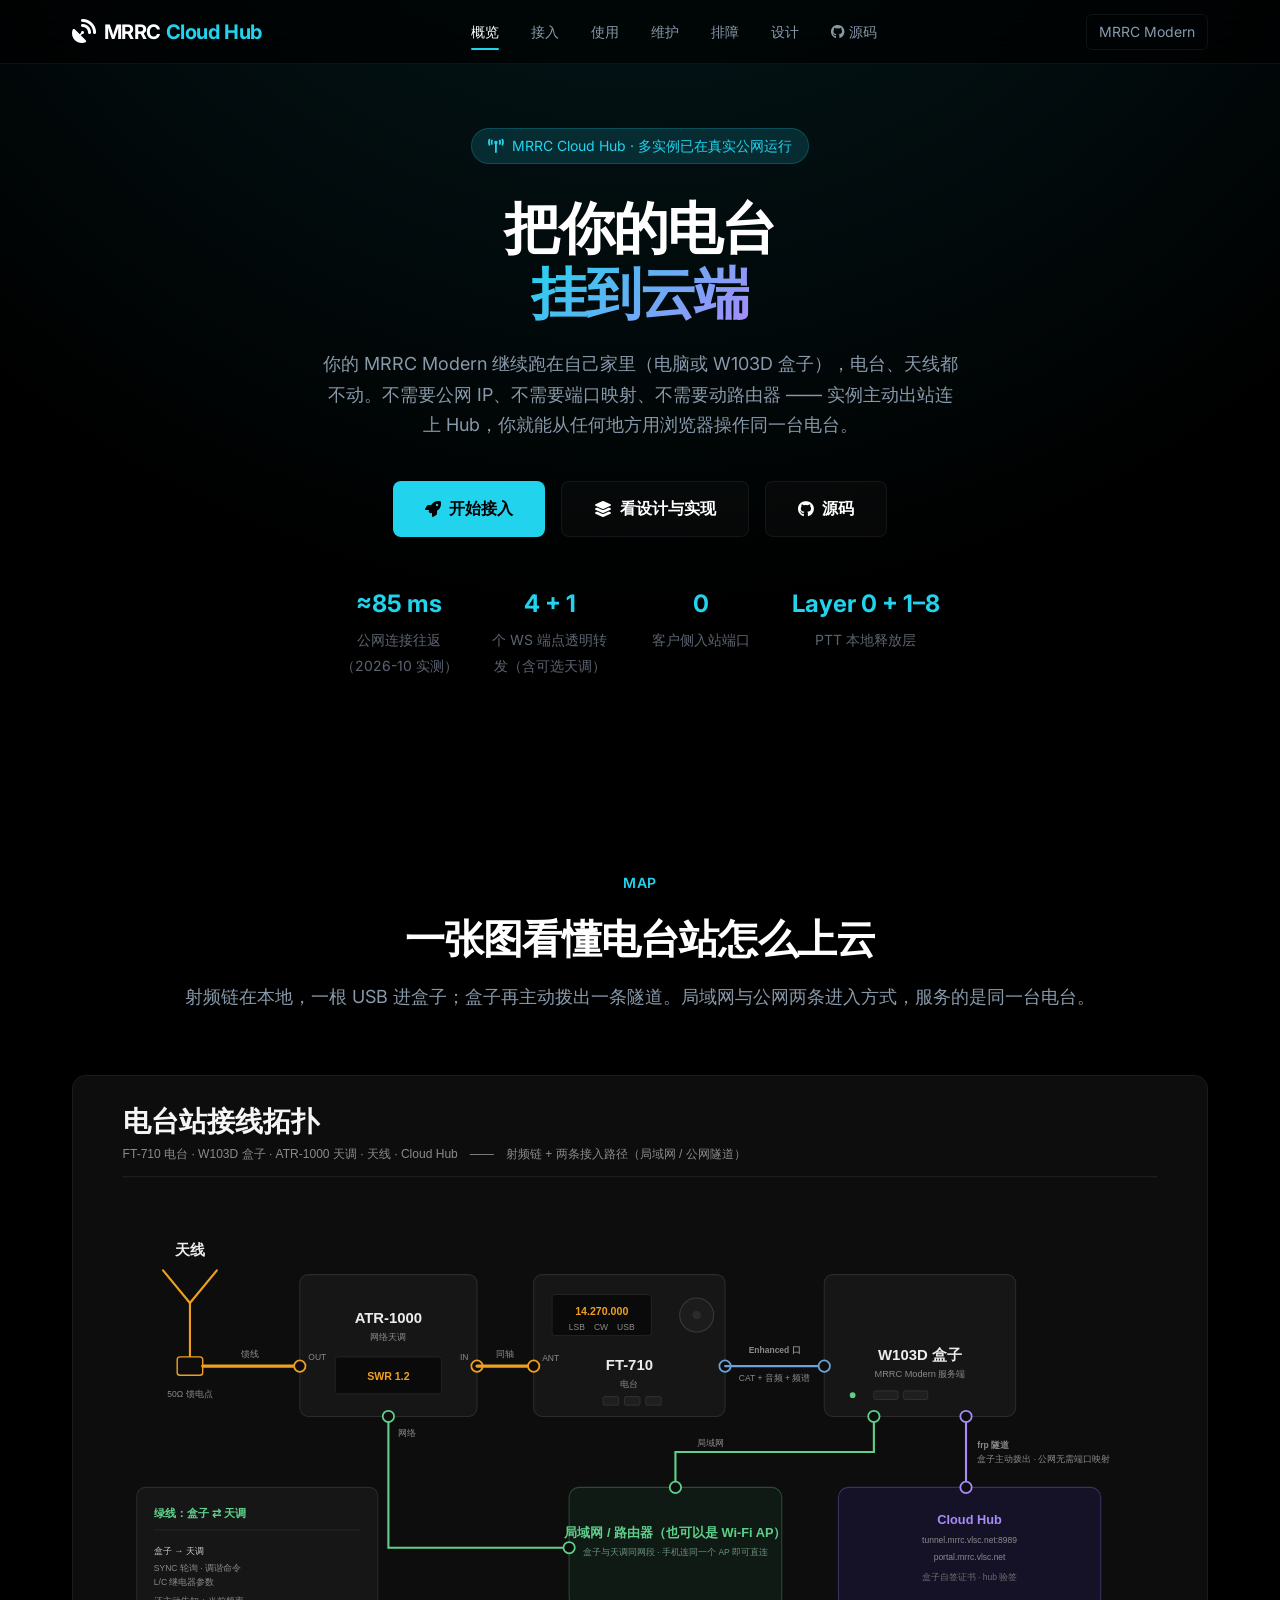
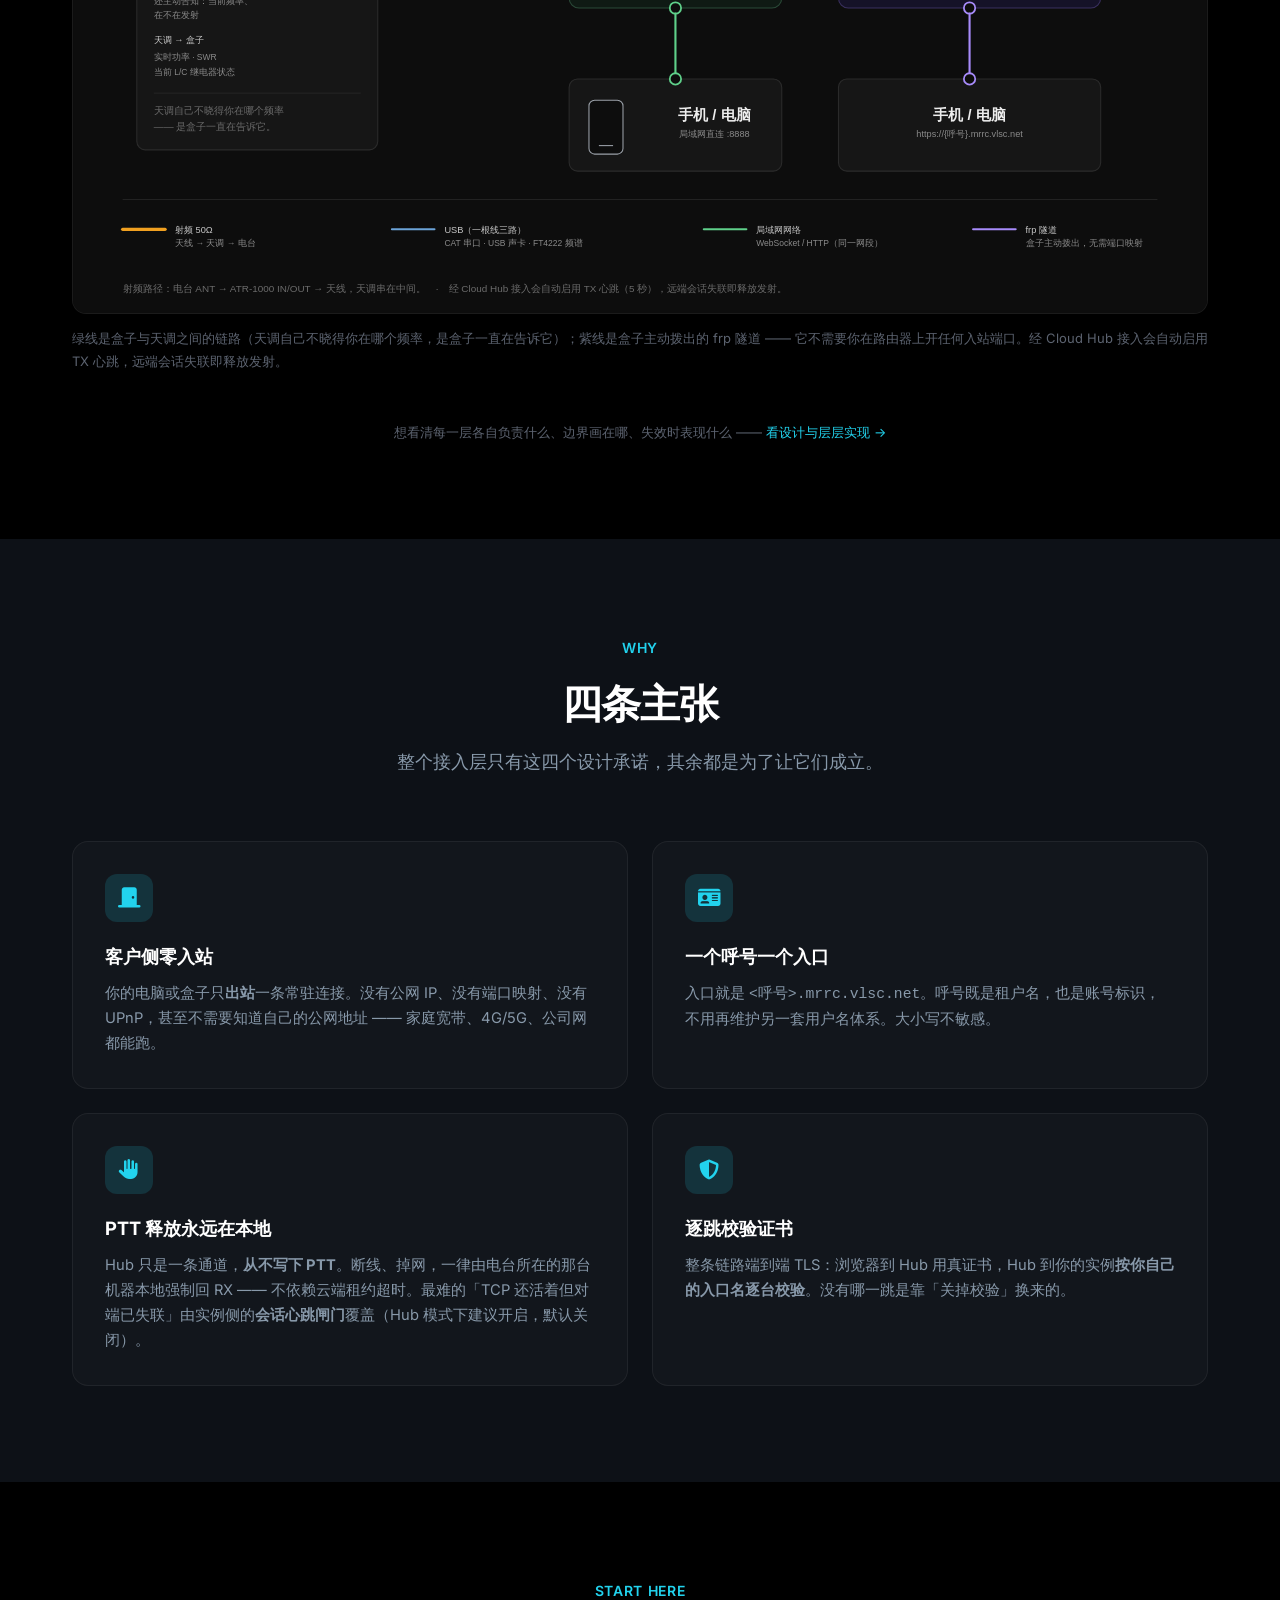
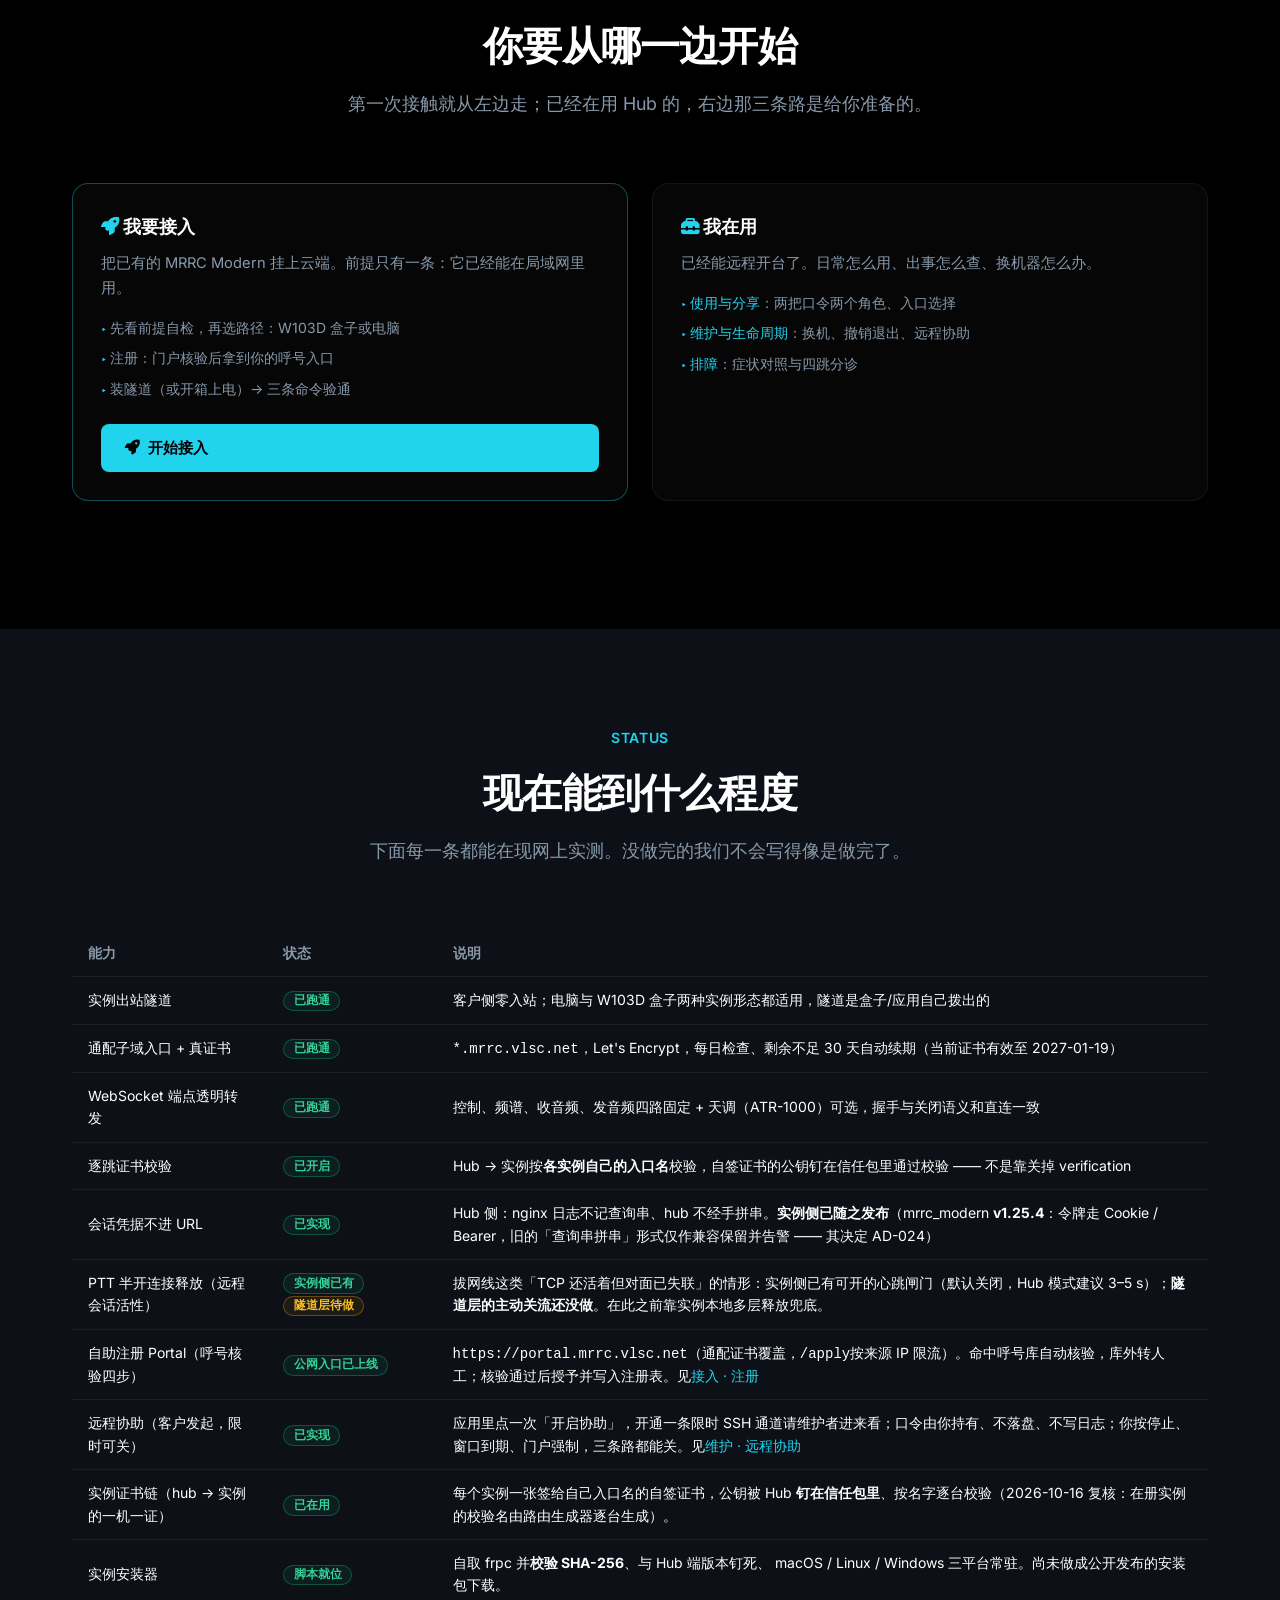
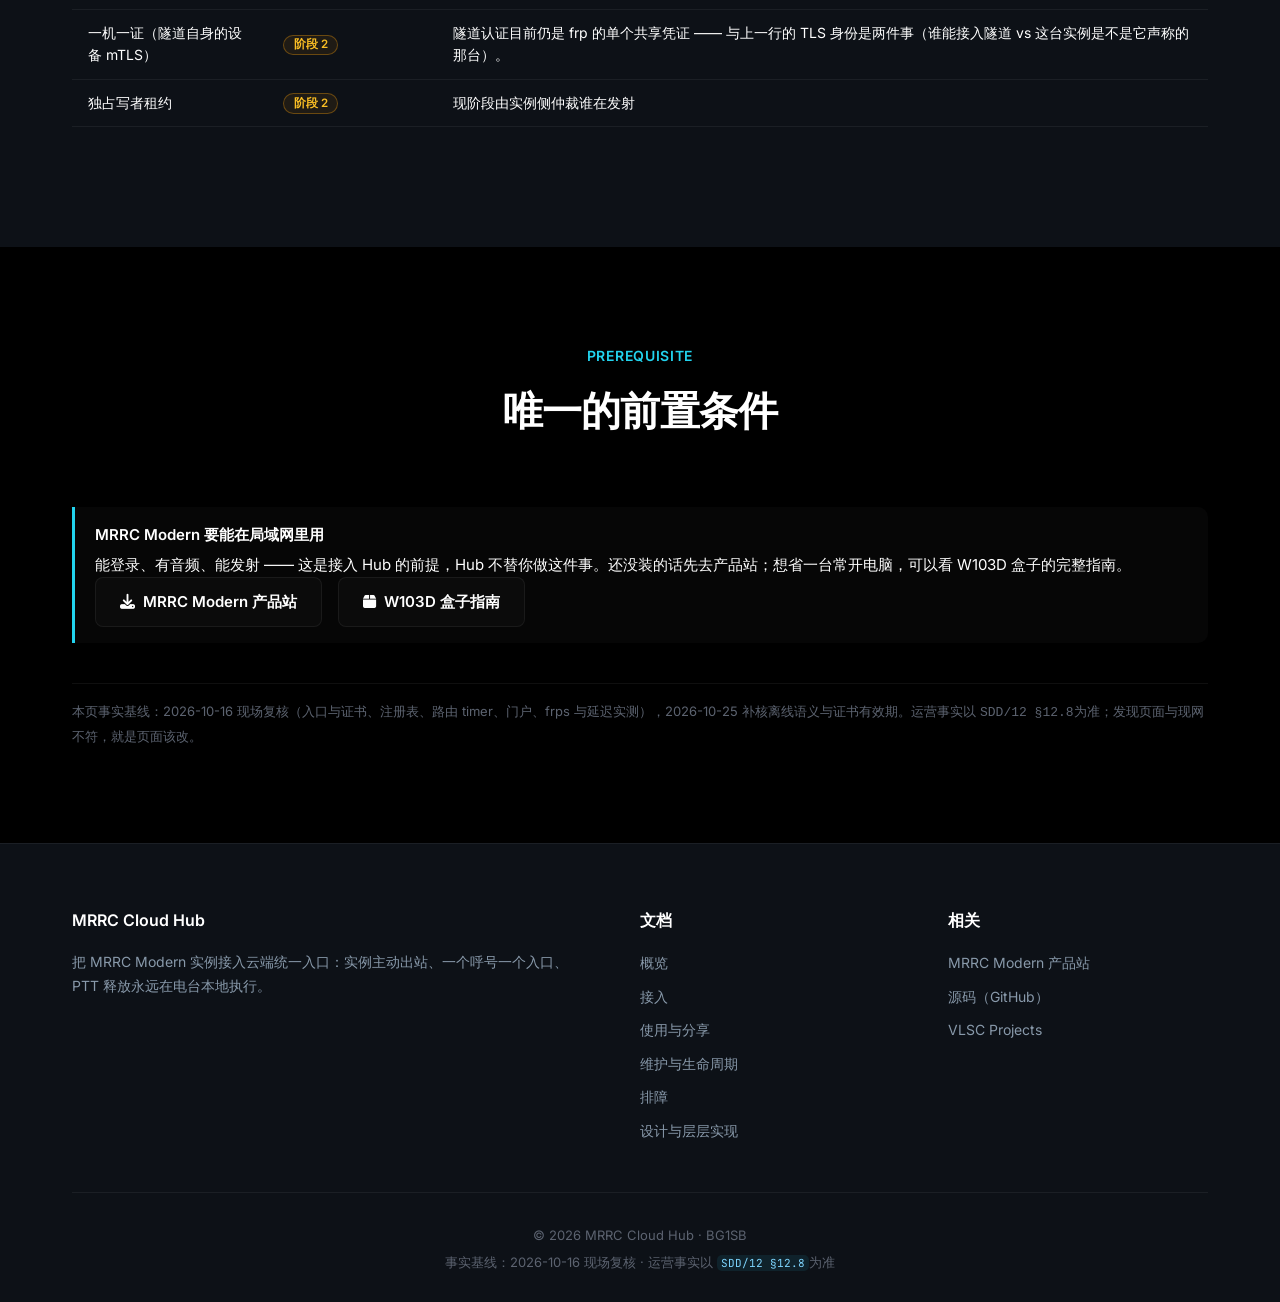
<file: website/index.html>
<!doctype html>
<html lang="zh-CN">
  <head>
    <meta charset="UTF-8" />
    <meta name="viewport" content="width=device-width, initial-scale=1.0" />
    <meta
      name="description"
      content="MRRC Cloud Hub — 把 MRRC Modern（电脑或 W103D 盒子）接入云端统一入口：实例主动出站、无需公网 IP、一个呼号一个入口、PTT 释放永远在电台本地。"
    />
    <meta name="author" content="BG1SB" />
    <meta name="theme-color" content="#000000" />
    <title>概览 · MRRC Cloud Hub</title>
    <link rel="preconnect" href="https://fonts.googleapis.com" />
    <link rel="preconnect" href="https://fonts.gstatic.com" crossorigin />
    <link
      href="https://fonts.googleapis.com/css2?family=Inter:wght@400;500;600;700&family=JetBrains+Mono:wght@400;500&display=swap"
      rel="stylesheet"
    />
    <link rel="stylesheet" href="css/octen.css?v=1" />
    <link rel="stylesheet" href="css/hub.css?v=1" />
    <link
      rel="stylesheet"
      href="https://cdnjs.cloudflare.com/ajax/libs/font-awesome/6.4.0/css/all.min.css"
    />
    <link
      rel="icon"
      type="image/svg+xml"
      href="data:image/svg+xml,<svg xmlns='http://www.w3.org/2000/svg' viewBox='0 0 100 100'><rect fill='%2322d3ee' width='100' height='100' rx='20'/><text y='.9em' x='50%' text-anchor='middle' font-size='60'>📡</text></svg>"
    />
  </head>
  <body data-site="mrrc_hub">
    <a href="#main" class="hub-skip">跳到主要内容</a>

    <nav class="navbar">
      <div class="container navbar-content">
        <a href="index.html" class="logo">
          <span class="logo-icon"><i class="fas fa-satellite-dish"></i></span>
          <span>MRRC <span style="color: var(--accent)">Cloud Hub</span></span>
        </a>
        <ul class="nav-links">
          <li>
            <a href="index.html" class="active" aria-current="page">概览</a>
          </li>
          <li><a href="start.html">接入</a></li>
          <li><a href="use.html">使用</a></li>
          <li><a href="maintain.html">维护</a></li>
          <li><a href="trouble.html">排障</a></li>
          <li><a href="design.html">设计</a></li>
          <li>
            <a
              href="https://github.com/cheenle/mrrc_hub"
              target="_blank"
              rel="noopener"
              ><i class="fab fa-github"></i> 源码</a
            >
          </li>
        </ul>
        <div class="nav-actions">
          <a href="https://www.vlsc.net/mrrc_modern/" class="lang-btn"
            >MRRC Modern</a
          >
          <button
            class="mobile-menu-toggle"
            aria-label="打开菜单"
            onclick="toggleMobileMenu()"
          >
            <i class="fas fa-bars"></i>
          </button>
        </div>
      </div>
    </nav>

    <main id="main">
      <section class="hero">
        <div class="hero-content">
          <div class="hero-badge">
            <i class="fas fa-tower-broadcast"></i>
            <span>MRRC Cloud Hub · 多实例已在真实公网运行</span>
          </div>
          <h1 class="hero-title">
            把你的电台<br />
            <span class="gradient">挂到云端</span>
          </h1>
          <p class="hero-subtitle">
            你的 MRRC Modern 继续跑在自己家里（电脑或 W103D
            盒子），电台、天线都不动。不需要公网
            IP、不需要端口映射、不需要动路由器 —— 实例主动出站连上
            Hub，你就能从任何地方用浏览器操作同一台电台。
          </p>
          <div class="hero-actions">
            <a href="start.html" class="btn btn-primary btn-large">
              <i class="fas fa-rocket"></i> 开始接入
            </a>
            <a href="design.html" class="btn btn-secondary btn-large">
              <i class="fas fa-layer-group"></i>看设计与实现
            </a>
            <a
              href="https://github.com/cheenle/mrrc_hub"
              class="btn btn-secondary btn-large"
              target="_blank"
              rel="noopener"
            >
              <i class="fab fa-github"></i>源码
            </a>
          </div>
          <div class="hero-stats">
            <div class="stat-item">
              <span class="stat-value">≈85 ms</span>
              <span class="stat-label">公网连接往返（2026-10 实测）</span>
            </div>
            <div class="stat-item">
              <span class="stat-value">4 + 1</span>
              <span class="stat-label">个 WS 端点透明转发（含可选天调）</span>
            </div>
            <div class="stat-item">
              <span class="stat-value">0</span>
              <span class="stat-label">客户侧入站端口</span>
            </div>
            <div class="stat-item">
              <span class="stat-value">Layer 0 + 1–8</span>
              <span class="stat-label">PTT 本地释放层</span>
            </div>
          </div>
        </div>
      </section>

      <section class="section" id="map">
        <div class="container">
          <div class="section-header">
            <span class="section-label">Map</span>
            <h2 class="section-title">一张图看懂电台站怎么上云</h2>
            <p class="section-subtitle">
              射频链在本地，一根 USB
              进盒子；盒子再主动拨出一条隧道。局域网与公网两条进入方式，服务的是同一台电台。
            </p>
          </div>
          <figure class="hub-figure">
            <img
              src="images/station-topology.svg"
              alt="电台站接线拓扑：天线经 ATR-1000 天调接到 FT-710 电台，电台经一根 USB 接到 W103D 盒子（运行 MRRC Modern 服务端）；盒子向下分出两条路径 —— 局域网/路由器直连，以及主动拨出的 frp 隧道到 Cloud Hub，两条路径最终都通向手机或电脑。"
              width="1600"
              height="1180"
              loading="lazy"
            />
            <figcaption>
              绿线是盒子与天调之间的链路（天调自己不晓得你在哪个频率，是盒子一直在告诉它）；紫线是盒子主动拨出的
              frp 隧道 —— 它不需要你在路由器上开任何入站端口。经 Cloud Hub
              接入会自动启用 TX 心跳，远端会话失联即释放发射。
            </figcaption>
          </figure>
          <p
            class="hub-note"
            style="text-align: center; border-top: 0; margin-top: 1rem"
          >
            想看清每一层各自负责什么、边界画在哪、失效时表现什么 ——
            <a href="design.html" style="color: var(--accent)"
              >看设计与层层实现 →</a
            >
          </p>
        </div>
      </section>

      <section class="section" style="background: var(--bg-secondary)">
        <div class="container">
          <div class="section-header">
            <span class="section-label">Why</span>
            <h2 class="section-title">四条主张</h2>
            <p class="section-subtitle">
              整个接入层只有这四个设计承诺，其余都是为了让它们成立。
            </p>
          </div>
          <div class="features-grid">
            <div class="feature-card animate">
              <div class="icon"><i class="fas fa-door-closed"></i></div>
              <h3>客户侧零入站</h3>
              <p>
                你的电脑或盒子只<b>出站</b>一条常驻连接。没有公网
                IP、没有端口映射、没有 UPnP，甚至不需要知道自己的公网地址 ——
                家庭宽带、4G/5G、公司网都能跑。
              </p>
            </div>
            <div class="feature-card animate">
              <div class="icon"><i class="fas fa-id-card"></i></div>
              <h3>一个呼号一个入口</h3>
              <p>
                入口就是
                <code>&lt;呼号&gt;.mrrc.vlsc.net</code
                >。呼号既是租户名，也是账号标识，不用再维护另一套用户名体系。大小写不敏感。
              </p>
            </div>
            <div class="feature-card animate">
              <div class="icon"><i class="fas fa-hand"></i></div>
              <h3>PTT 释放永远在本地</h3>
              <p>
                Hub 只是一条通道，<b>从不写下 PTT</b
                >。断线、掉网，一律由电台所在的那台机器本地强制回 RX ——
                不依赖云端租约超时。最难的「TCP
                还活着但对端已失联」由实例侧的<b>会话心跳闸门</b>覆盖（Hub
                模式下建议开启，默认关闭）。
              </p>
            </div>
            <div class="feature-card animate">
              <div class="icon"><i class="fas fa-shield-halved"></i></div>
              <h3>逐跳校验证书</h3>
              <p>
                整条链路端到端 TLS：浏览器到 Hub 用真证书，Hub
                到你的实例<b>按你自己的入口名逐台校验</b>。没有哪一跳是靠「关掉校验」换来的。
              </p>
            </div>
          </div>
        </div>
      </section>

      <section class="section" id="tracks">
        <div class="container">
          <div class="section-header">
            <span class="section-label">Start Here</span>
            <h2 class="section-title">你要从哪一边开始</h2>
            <p class="section-subtitle">
              第一次接触就从左边走；已经在用 Hub 的，右边那三条路是给你准备的。
            </p>
          </div>
          <div class="hub-tracks">
            <div class="hub-track pri">
              <h3>
                <i class="fas fa-rocket" style="color: var(--accent)"></i>
                我要接入
              </h3>
              <p>
                把已有的 MRRC Modern
                挂上云端。前提只有一条：它已经能在局域网里用。
              </p>
              <ul>
                <li>先看前提自检，再选路径：W103D 盒子或电脑</li>
                <li>注册：门户核验后拿到你的呼号入口</li>
                <li>装隧道（或开箱上电）→ 三条命令验通</li>
              </ul>
              <a
                href="start.html"
                class="btn btn-primary"
                style="margin-top: 1.25rem"
              >
                <i class="fas fa-rocket"></i> 开始接入
              </a>
            </div>
            <div class="hub-track">
              <h3>
                <i class="fas fa-toolbox" style="color: var(--accent)"></i>
                我在用
              </h3>
              <p>已经能远程开台了。日常怎么用、出事怎么查、换机器怎么办。</p>
              <ul>
                <li>
                  <a href="use.html">使用与分享</a>：两把口令两个角色、入口选择
                </li>
                <li>
                  <a href="maintain.html">维护与生命周期</a
                  >：换机、撤销退出、远程协助
                </li>
                <li><a href="trouble.html">排障</a>：症状对照与四跳分诊</li>
              </ul>
            </div>
          </div>
        </div>
      </section>

      <section class="section" style="background: var(--bg-secondary)">
        <div class="container">
          <div class="section-header">
            <span class="section-label">Status</span>
            <h2 class="section-title">现在能到什么程度</h2>
            <p class="section-subtitle">
              下面每一条都能在现网上实测。没做完的我们不会写得像是做完了。
            </p>
          </div>
          <div class="hub-table-wrap">
            <table>
              <thead>
                <tr>
                  <th scope="col">能力</th>
                  <th scope="col">状态</th>
                  <th scope="col">说明</th>
                </tr>
              </thead>
              <tbody>
                <tr>
                  <td>实例出站隧道</td>
                  <td><span class="hub-badge live">已跑通</span></td>
                  <td>
                    客户侧零入站；电脑与 W103D
                    盒子两种实例形态都适用，隧道是盒子/应用自己拨出的
                  </td>
                </tr>
                <tr>
                  <td>通配子域入口 + 真证书</td>
                  <td><span class="hub-badge live">已跑通</span></td>
                  <td>
                    <code>*.mrrc.vlsc.net</code>，Let's
                    Encrypt，每日检查、剩余不足 30 天自动续期（当前证书有效至 2027-01-19）
                  </td>
                </tr>
                <tr>
                  <td>WebSocket 端点透明转发</td>
                  <td><span class="hub-badge live">已跑通</span></td>
                  <td>
                    控制、频谱、收音频、发音频四路固定 +
                    天调（ATR-1000）可选，握手与关闭语义和直连一致
                  </td>
                </tr>
                <tr>
                  <td>逐跳证书校验</td>
                  <td><span class="hub-badge live">已开启</span></td>
                  <td>
                    Hub →
                    实例按<b>各实例自己的入口名</b>校验，自签证书的公钥钉在信任包里通过校验
                    —— 不是靠关掉 verification
                  </td>
                </tr>
                <tr>
                  <td>会话凭据不进 URL</td>
                  <td><span class="hub-badge live">已实现</span></td>
                  <td>
                    Hub 侧：nginx 日志不记查询串、hub
                    不经手拼串。<b>实例侧已随之发布</b>（mrrc_modern
                    <b>v1.25.4</b>：令牌走 Cookie /
                    Bearer，旧的「查询串拼串」形式仅作兼容保留并告警 —— 其决定
                    AD-024）
                  </td>
                </tr>
                <tr>
                  <td>PTT 半开连接释放（远程会话活性）</td>
                  <td>
                    <span class="hub-badge live">实例侧已有</span>
                    <span class="hub-badge todo">隧道层待做</span>
                  </td>
                  <td>
                    拔网线这类「TCP
                    还活着但对面已失联」的情形：实例侧已有可开的心跳闸门（默认关闭，Hub
                    模式建议 3–5
                    s）；<b>隧道层的主动关流还没做</b>。在此之前靠实例本地多层释放兜底。
                  </td>
                </tr>
                <tr>
                  <td>自助注册 Portal（呼号核验四步）</td>
                  <td><span class="hub-badge live">公网入口已上线</span></td>
                  <td>
                    <code>https://portal.mrrc.vlsc.net</code
                    >（通配证书覆盖，<code>/apply</code>按来源 IP
                    限流）。命中呼号库自动核验，库外转人工；核验通过后授予并写入注册表。见<a
                      href="start.html#register"
                      style="color: var(--accent)"
                      >接入 · 注册</a
                    >
                  </td>
                </tr>
                <tr>
                  <td>远程协助（客户发起，限时可关）</td>
                  <td><span class="hub-badge live">已实现</span></td>
                  <td>
                    应用里点一次「开启协助」，开通一条限时 SSH
                    通道请维护者进来看；口令由你持有、不落盘、不写日志；你按停止、窗口到期、门户强制，三条路都能关。见<a
                      href="maintain.html#help"
                      style="color: var(--accent)"
                      >维护 · 远程协助</a
                    >
                  </td>
                </tr>
                <tr>
                  <td>实例证书链（hub → 实例的一机一证）</td>
                  <td><span class="hub-badge live">已在用</span></td>
                  <td>
                    每个实例一张签给自己入口名的自签证书，公钥被 Hub
                    <b>钉在信任包里</b>、按名字逐台校验（2026-10-16
                    复核：在册实例的校验名由路由生成器逐台生成）。
                  </td>
                </tr>
                <tr>
                  <td>实例安装器</td>
                  <td><span class="hub-badge live">脚本就位</span></td>
                  <td>
                    自取 frpc 并<b>校验 SHA-256</b>、与 Hub 端版本钉死、 macOS /
                    Linux / Windows 三平台常驻。尚未做成公开发布的安装包下载。
                  </td>
                </tr>
                <tr>
                  <td>一机一证（隧道自身的设备 mTLS）</td>
                  <td><span class="hub-badge todo">阶段 2</span></td>
                  <td>
                    隧道认证目前仍是 frp 的单个共享凭证 —— 与上一行的 TLS
                    身份是两件事（谁能接入隧道 vs 这台实例是不是它声称的那台）。
                  </td>
                </tr>
                <tr>
                  <td>独占写者租约</td>
                  <td><span class="hub-badge todo">阶段 2</span></td>
                  <td>现阶段由实例侧仲裁谁在发射</td>
                </tr>
              </tbody>
            </table>
          </div>
        </div>
      </section>

      <section class="section">
        <div class="container">
          <div class="section-header">
            <span class="section-label">Prerequisite</span>
            <h2 class="section-title">唯一的前置条件</h2>
          </div>
          <div class="hub-callout info">
            <span class="hub-callout-title">MRRC Modern 要能在局域网里用</span>
            <p>
              能登录、有音频、能发射 —— 这是接入 Hub 的前提，Hub
              不替你做这件事。还没装的话先去产品站；想省一台常开电脑，可以看
              W103D 盒子的完整指南。
            </p>
            <p style="margin-bottom: 0">
              <a
                href="https://www.vlsc.net/mrrc_modern/"
                class="btn btn-secondary"
                style="margin-right: 0.75rem"
              >
                <i class="fas fa-download"></i> MRRC Modern 产品站
              </a>
              <a
                href="https://www.vlsc.net/mrrc_modern/zh/w103d.html"
                class="btn btn-secondary"
              >
                <i class="fas fa-box"></i> W103D 盒子指南
              </a>
            </p>
          </div>
          <p class="hub-note">
            本页事实基线：2026-10-16 现场复核（入口与证书、注册表、路由
            timer、门户、frps 与延迟实测），2026-10-25 补核离线语义与证书有效期。运营事实以
            <code>SDD/12 §12.8</code>为准；发现页面与现网不符，就是页面该改。
          </p>
        </div>
      </section>
    </main>

    <footer class="footer">
      <div class="container">
        <div class="footer-grid">
          <div class="footer-section">
            <h4>MRRC Cloud Hub</h4>
            <p>
              把 MRRC Modern
              实例接入云端统一入口：实例主动出站、一个呼号一个入口、PTT
              释放永远在电台本地执行。
            </p>
          </div>
          <div class="footer-section">
            <h4>文档</h4>
            <ul>
              <li><a href="index.html">概览</a></li>
              <li><a href="start.html">接入</a></li>
              <li><a href="use.html">使用与分享</a></li>
              <li><a href="maintain.html">维护与生命周期</a></li>
              <li><a href="trouble.html">排障</a></li>
              <li><a href="design.html">设计与层层实现</a></li>
            </ul>
          </div>
          <div class="footer-section">
            <h4>相关</h4>
            <ul>
              <li>
                <a href="https://www.vlsc.net/mrrc_modern/"
                  >MRRC Modern 产品站</a
                >
              </li>
              <li>
                <a
                  href="https://github.com/cheenle/mrrc_hub"
                  target="_blank"
                  rel="noopener"
                  >源码（GitHub）</a
                >
              </li>
              <li>
                <a href="https://www.vlsc.net/" target="_blank" rel="noopener"
                  >VLSC Projects</a
                >
              </li>
            </ul>
          </div>
        </div>
        <div class="footer-bottom">
          <p>© 2026 MRRC Cloud Hub · BG1SB</p>
          <p>
            事实基线：2026-10-16 现场复核 · 运营事实以
            <code>SDD/12 §12.8</code>为准
          </p>
        </div>
      </div>
    </footer>

    <script src="js/hub.js"></script>
    <script src="https://www.vlsc.net/js/global-nav.js?v=9" defer></script>
  </body>
</html>
</file>
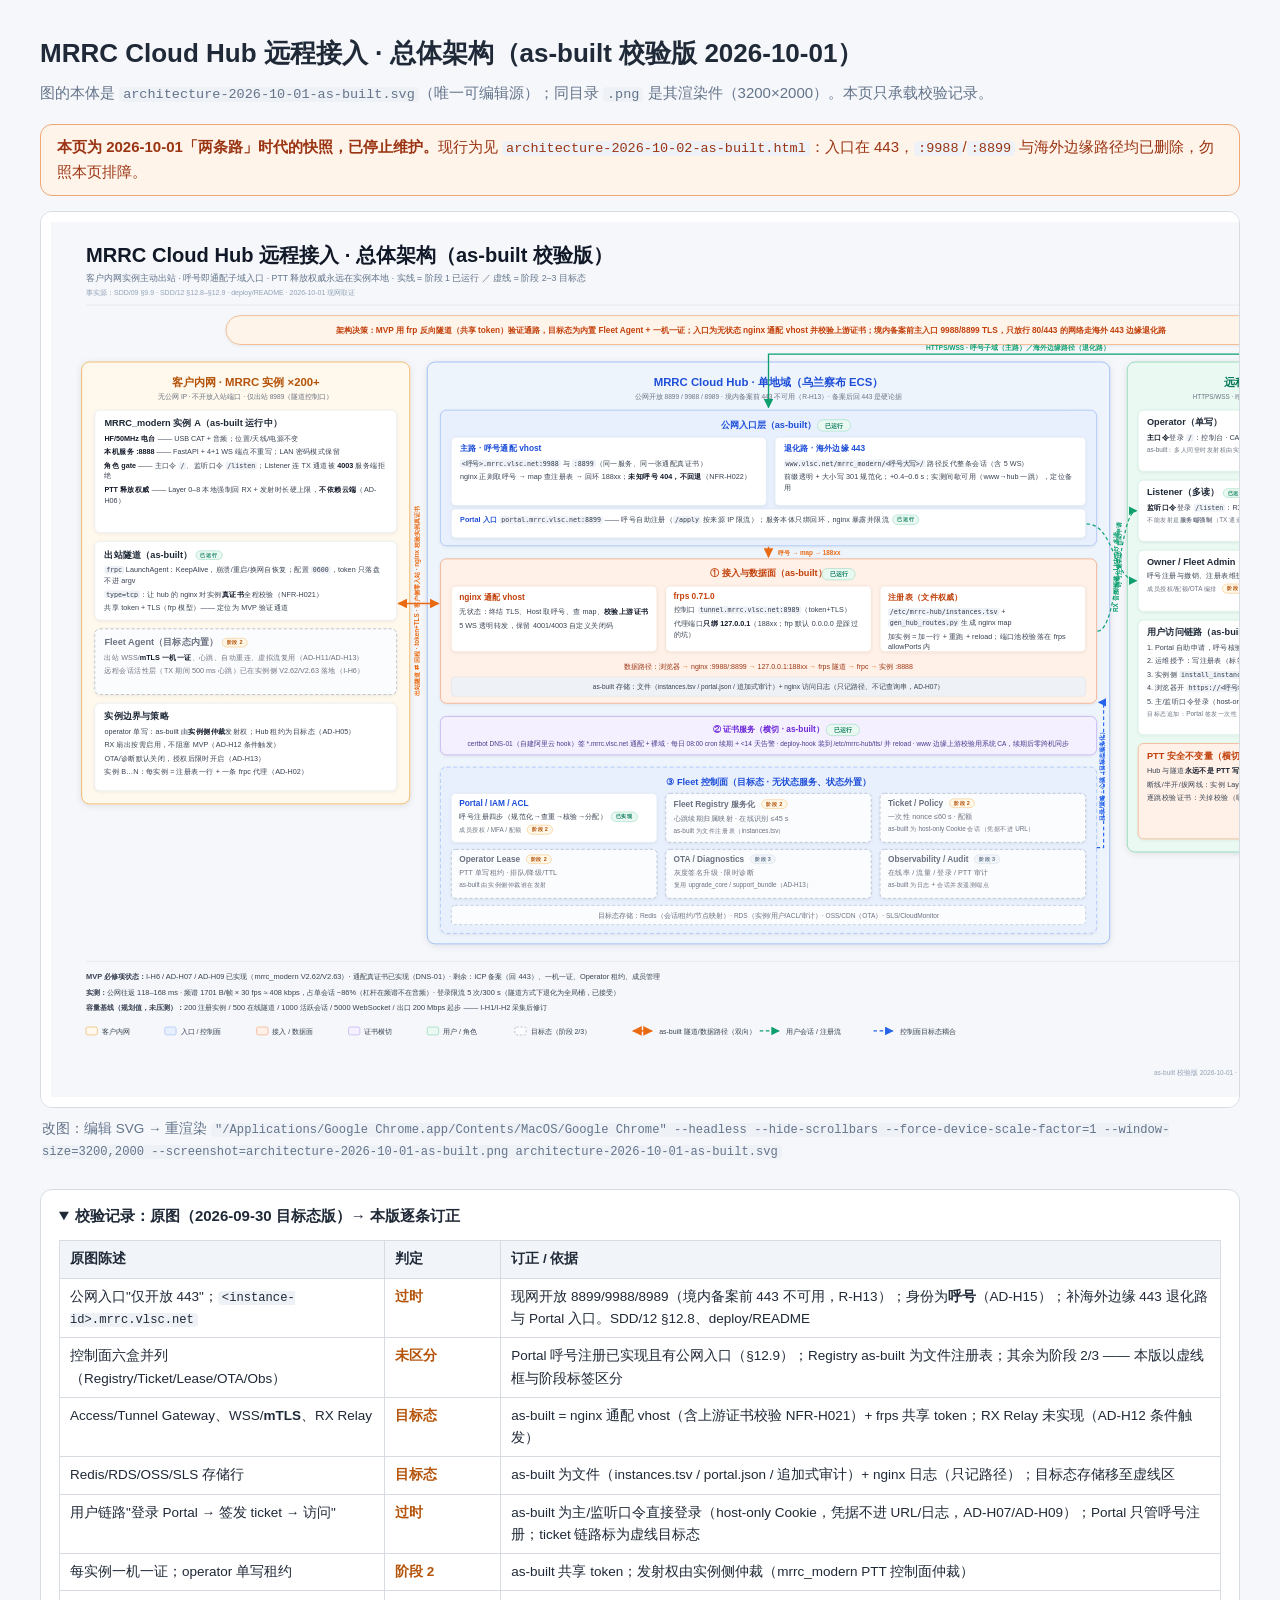
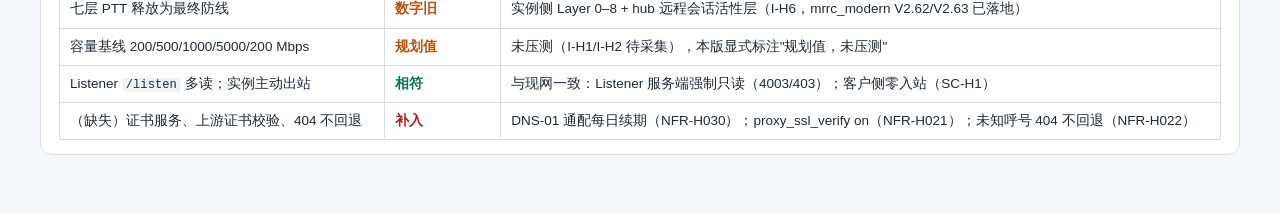
<file: docs/architecture-2026-10-01-as-built.html>
<!doctype html>
<html lang="zh-CN">
<head>
<meta charset="utf-8">
<meta name="viewport" content="width=device-width, initial-scale=1.0">
<title>总体架构图 · as-built 校验版 2026-10-01 · 校验记录</title>
<style>
  body{margin:0;background:#f5f7fa;color:#1f2937;
    font:15px/1.65 -apple-system,BlinkMacSystemFont,"Segoe UI","PingFang SC","Hiragino Sans GB","Microsoft YaHei",sans-serif;}
  .page{max-width:1200px;margin:0 auto;padding:32px 24px 60px;}
  h1{font-size:26px;margin:0 0 6px}
  .sub{color:#64748b;margin:0 0 18px}
  .fig{background:#fff;border:1px solid #d7dce3;border-radius:12px;padding:10px;overflow-x:auto}
  .fig img{display:block;width:100%;min-width:1400px;height:auto}
  .meta{color:#64748b;font-size:13.5px;margin:10px 2px 26px}
  code{font-family:"JetBrains Mono","SF Mono",Menlo,monospace;font-size:.9em;background:#eef2f7;padding:0 4px;border-radius:4px}
  details{background:#fff;border:1px solid #d7dce3;border-radius:12px;padding:14px 18px}
  summary{cursor:pointer;font-weight:700}
  table{border-collapse:collapse;width:100%;margin-top:12px;font-size:13.5px}
  td,th{border:1px solid #d7dce3;padding:7px 10px;text-align:left;vertical-align:top}
  th{background:#f1f5f9}
  .ok{color:#047857;font-weight:700}
  .old{color:#b45309;font-weight:700}
  .miss{color:#b91c1c;font-weight:700}
</style>
</head>
<body>
<div class="page">
  <h1>MRRC Cloud Hub 远程接入 · 总体架构（as-built 校验版 2026-10-01）</h1>
  <p class="sub">图的本体是 <code>architecture-2026-10-01-as-built.svg</code>（唯一可编辑源）；同目录
    <code>.png</code> 是其渲染件（3200×2000）。本页只承载校验记录。</p>
  <p style="background:#fff4ea;border:1px solid #f0a875;border-radius:12px;padding:10px 16px;color:#9a3412">
    <b>本页为 2026-10-01「两条路」时代的快照，已停止维护。</b>现行为见
    <code>architecture-2026-10-02-as-built.html</code>：入口在 443，<code>:9988</code>/<code>:8899</code>
    与海外边缘路径均已删除，勿照本页排障。</p>
  <div class="fig"><img src="architecture-2026-10-01-as-built.svg" alt="MRRC Cloud Hub 总体架构 as-built 校验版"></div>
  <p class="meta">改图：编辑 SVG → 重渲染
    <code>"/Applications/Google Chrome.app/Contents/MacOS/Google Chrome" --headless --hide-scrollbars
    --force-device-scale-factor=1 --window-size=3200,2000 --screenshot=architecture-2026-10-01-as-built.png
    architecture-2026-10-01-as-built.svg</code></p>

  <details open>
    <summary>校验记录：原图（2026-09-30 目标态版）→ 本版逐条订正</summary>
    <table>
      <tr><th style="width:28%">原图陈述</th><th style="width:10%">判定</th><th>订正 / 依据</th></tr>
      <tr><td>公网入口"仅开放 443"；<code>&lt;instance-id&gt;.mrrc.vlsc.net</code></td><td class="old">过时</td>
        <td>现网开放 8899/9988/8989（境内备案前 443 不可用，R-H13）；身份为<b>呼号</b>（AD-H15）；补海外边缘 443 退化路与 Portal 入口。SDD/12 §12.8、deploy/README</td></tr>
      <tr><td>控制面六盒并列（Registry/Ticket/Lease/OTA/Obs）</td><td class="old">未区分</td>
        <td>Portal 呼号注册已实现且有公网入口（§12.9）；Registry as-built 为文件注册表；其余为阶段 2/3 —— 本版以虚线框与阶段标签区分</td></tr>
      <tr><td>Access/Tunnel Gateway、WSS/<b>mTLS</b>、RX Relay</td><td class="old">目标态</td>
        <td>as-built = nginx 通配 vhost（含上游证书校验 NFR-H021）+ frps 共享 token；RX Relay 未实现（AD-H12 条件触发）</td></tr>
      <tr><td>Redis/RDS/OSS/SLS 存储行</td><td class="old">目标态</td>
        <td>as-built 为文件（instances.tsv / portal.json / 追加式审计）+ nginx 日志（只记路径）；目标态存储移至虚线区</td></tr>
      <tr><td>用户链路"登录 Portal → 签发 ticket → 访问"</td><td class="old">过时</td>
        <td>as-built 为主/监听口令直接登录（host-only Cookie，凭据不进 URL/日志，AD-H07/AD-H09）；Portal 只管呼号注册；ticket 链路标为虚线目标态</td></tr>
      <tr><td>每实例一机一证；operator 单写租约</td><td class="old">阶段 2</td>
        <td>as-built 共享 token；发射权由实例侧仲裁（mrrc_modern PTT 控制面仲裁）</td></tr>
      <tr><td>七层 PTT 释放为最终防线</td><td class="old">数字旧</td>
        <td>实例侧 Layer 0–8 + hub 远程会话活性层（I-H6，mrrc_modern V2.62/V2.63 已落地）</td></tr>
      <tr><td>容量基线 200/500/1000/5000/200 Mbps</td><td class="old">规划值</td>
        <td>未压测（I-H1/I-H2 待采集），本版显式标注"规划值，未压测"</td></tr>
      <tr><td>Listener <code>/listen</code> 多读；实例主动出站</td><td class="ok">相符</td>
        <td>与现网一致：Listener 服务端强制只读（4003/403）；客户侧零入站（SC-H1）</td></tr>
      <tr><td>（缺失）证书服务、上游证书校验、404 不回退</td><td class="miss">补入</td>
        <td>DNS-01 通配每日续期（NFR-H030）；proxy_ssl_verify on（NFR-H021）；未知呼号 404 不回退（NFR-H022）</td></tr>
    </table>
  </details>
</div>
</body>
</html>
</file>
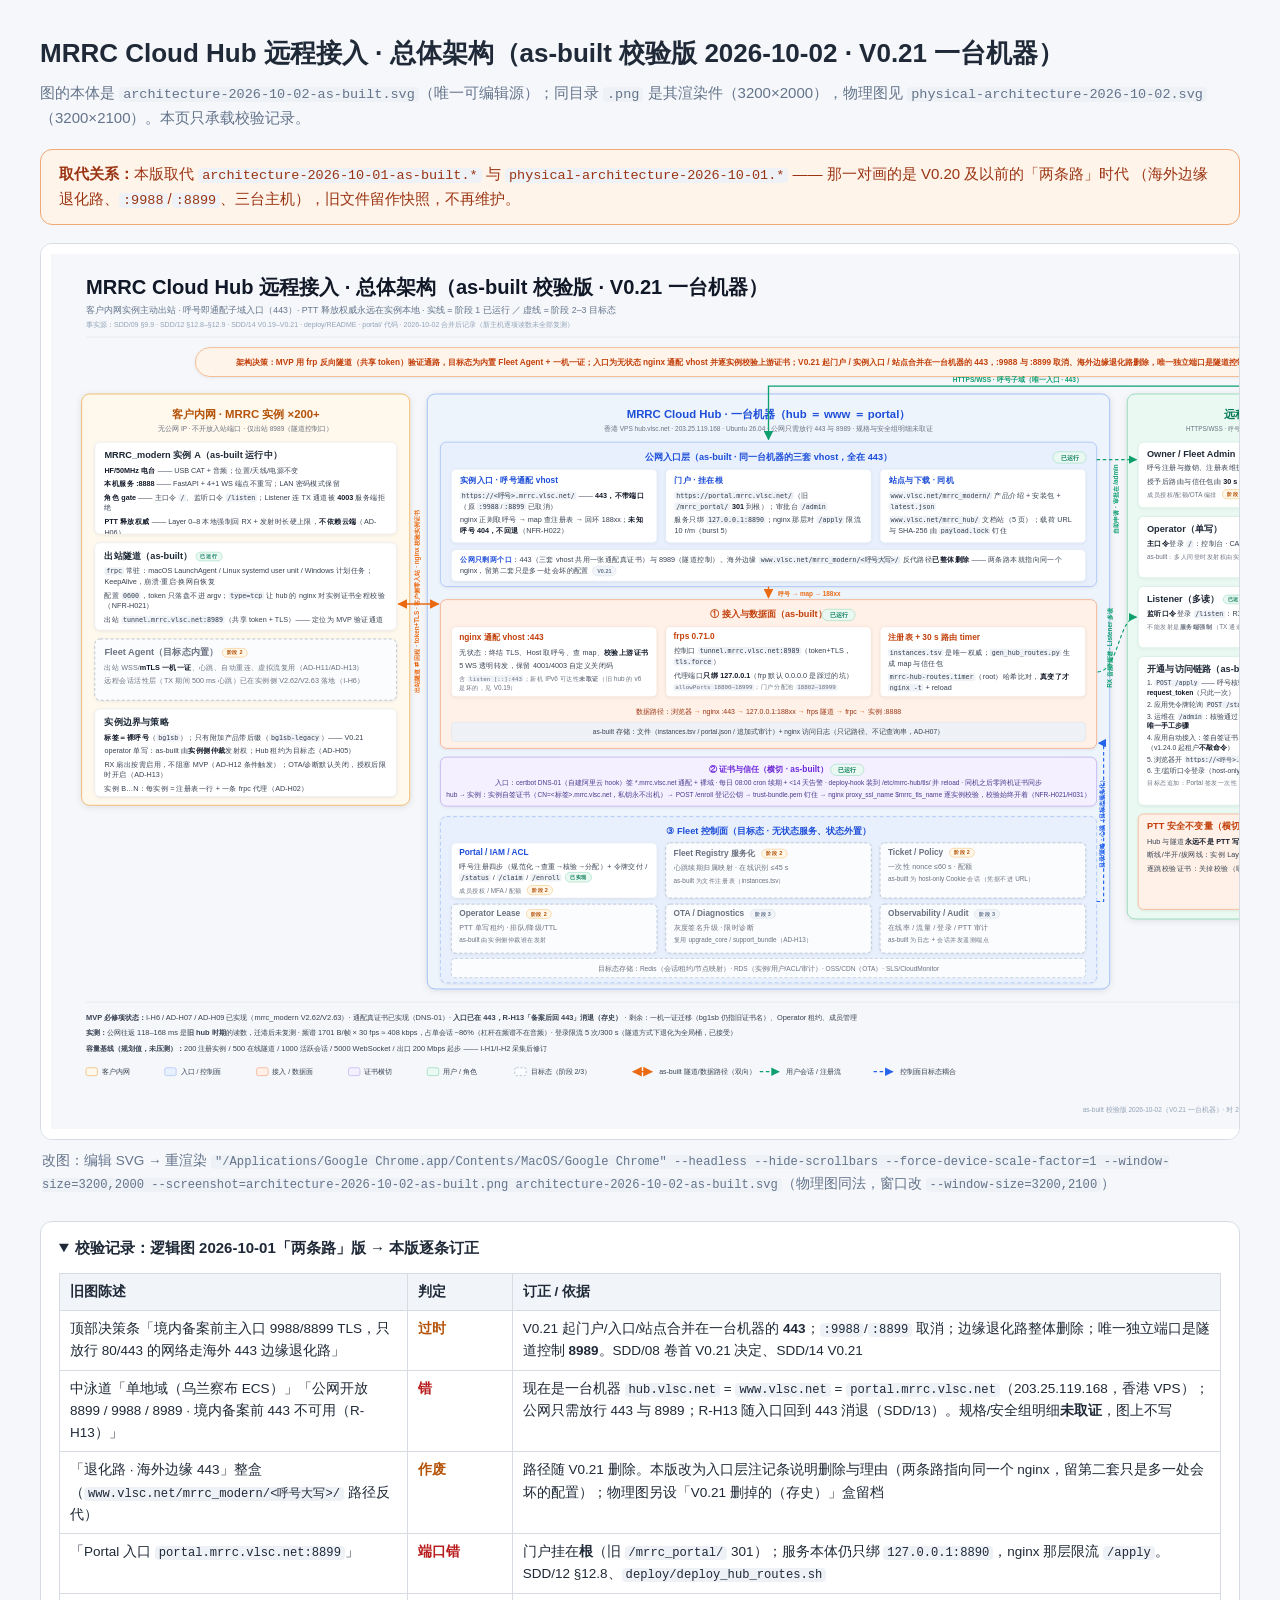
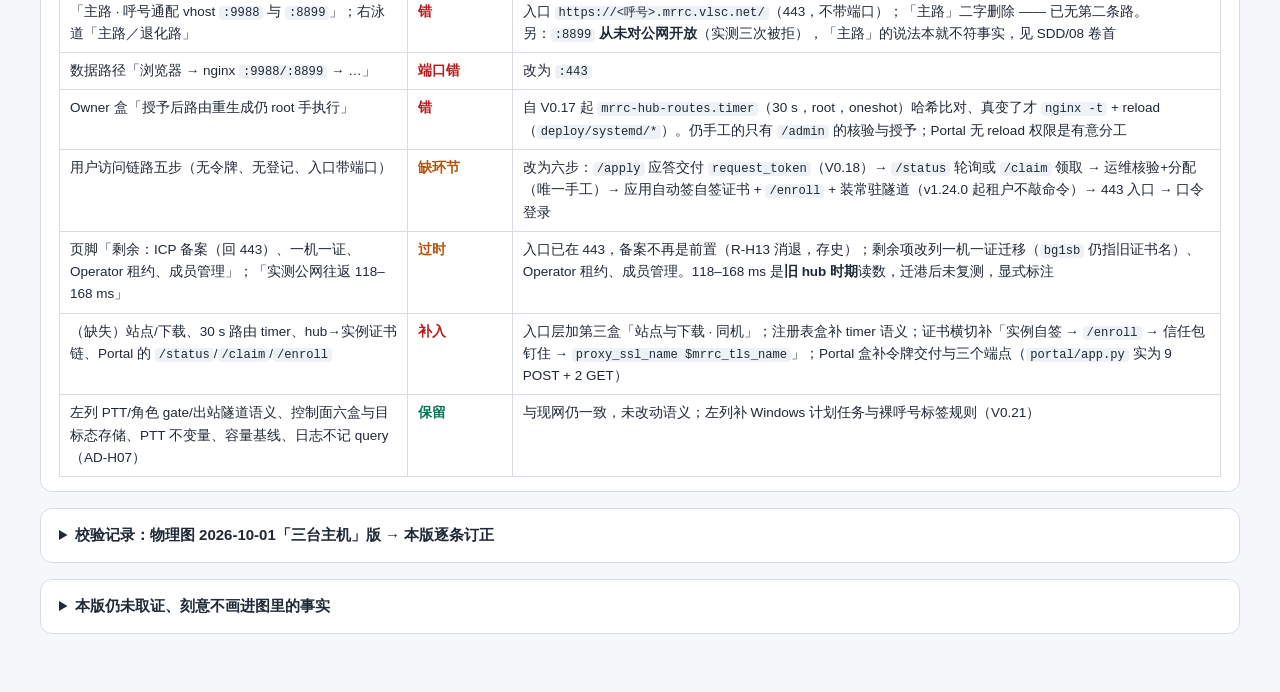
<file: docs/architecture-2026-10-02-as-built.html>
<!doctype html>
<html lang="zh-CN">
<head>
<meta charset="utf-8">
<meta name="viewport" content="width=device-width, initial-scale=1.0">
<title>总体架构图 · as-built 校验版 2026-10-02（V0.21 一台机器）· 校验记录</title>
<style>
  body{margin:0;background:#f5f7fa;color:#1f2937;
    font:15px/1.65 -apple-system,BlinkMacSystemFont,"Segoe UI","PingFang SC","Hiragino Sans GB","Microsoft YaHei",sans-serif;}
  .page{max-width:1200px;margin:0 auto;padding:32px 24px 60px;}
  h1{font-size:26px;margin:0 0 6px}
  .sub{color:#64748b;margin:0 0 18px}
  .fig{background:#fff;border:1px solid #d7dce3;border-radius:12px;padding:10px;overflow-x:auto}
  .fig img{display:block;width:100%;min-width:1400px;height:auto}
  .meta{color:#64748b;font-size:13.5px;margin:10px 2px 26px}
  code{font-family:"JetBrains Mono","SF Mono",Menlo,monospace;font-size:.9em;background:#eef2f7;padding:0 4px;border-radius:4px}
  details{background:#fff;border:1px solid #d7dce3;border-radius:12px;padding:14px 18px;margin-top:16px}
  summary{cursor:pointer;font-weight:700}
  table{border-collapse:collapse;width:100%;margin-top:12px;font-size:13.5px}
  td,th{border:1px solid #d7dce3;padding:7px 10px;text-align:left;vertical-align:top}
  th{background:#f1f5f9}
  .ok{color:#047857;font-weight:700}
  .old{color:#b45309;font-weight:700}
  .miss{color:#b91c1c;font-weight:700}
  .note{background:#fff4ea;border:1px solid #f0a875;border-radius:12px;padding:12px 18px;margin:0 0 18px;color:#9a3412}
</style>
</head>
<body>
<div class="page">
  <h1>MRRC Cloud Hub 远程接入 · 总体架构（as-built 校验版 2026-10-02 · V0.21 一台机器）</h1>
  <p class="sub">图的本体是 <code>architecture-2026-10-02-as-built.svg</code>（唯一可编辑源）；同目录
    <code>.png</code> 是其渲染件（3200×2000），物理图见 <code>physical-architecture-2026-10-02.svg</code>（3200×2100）。本页只承载校验记录。</p>
  <p class="note"><b>取代关系：</b>本版取代 <code>architecture-2026-10-01-as-built.*</code> 与
    <code>physical-architecture-2026-10-01.*</code> —— 那一对画的是 V0.20 及以前的「两条路」时代
    （海外边缘退化路、<code>:9988</code>/<code>:8899</code>、三台主机），旧文件留作快照，不再维护。</p>
  <div class="fig"><img src="architecture-2026-10-02-as-built.svg" alt="MRRC Cloud Hub 总体架构 as-built 校验版 2026-10-02"></div>
  <p class="meta">改图：编辑 SVG → 重渲染
    <code>"/Applications/Google Chrome.app/Contents/MacOS/Google Chrome" --headless --hide-scrollbars
    --force-device-scale-factor=1 --window-size=3200,2000 --screenshot=architecture-2026-10-02-as-built.png
    architecture-2026-10-02-as-built.svg</code>（物理图同法，窗口改 <code>--window-size=3200,2100</code>）</p>

  <details open>
    <summary>校验记录：逻辑图 2026-10-01「两条路」版 → 本版逐条订正</summary>
    <table>
      <tr><th style="width:30%">旧图陈述</th><th style="width:9%">判定</th><th>订正 / 依据</th></tr>
      <tr><td>顶部决策条「境内备案前主入口 9988/8899 TLS，只放行 80/443 的网络走海外 443 边缘退化路」</td><td class="old">过时</td>
        <td>V0.21 起门户/入口/站点合并在一台机器的 <b>443</b>；<code>:9988</code>/<code>:8899</code> 取消；边缘退化路整体删除；唯一独立端口是隧道控制 <b>8989</b>。SDD/08 卷首 V0.21 决定、SDD/14 V0.21</td></tr>
      <tr><td>中泳道「单地域（乌兰察布 ECS）」「公网开放 8899 / 9988 / 8989 · 境内备案前 443 不可用（R-H13）」</td><td class="miss">错</td>
        <td>现在是一台机器 <code>hub.vlsc.net</code> = <code>www.vlsc.net</code> = <code>portal.mrrc.vlsc.net</code>（203.25.119.168，香港 VPS）；公网只需放行 443 与 8989；R-H13 随入口回到 443 消退（SDD/13）。规格/安全组明细<b>未取证</b>，图上不写</td></tr>
      <tr><td>「退化路 · 海外边缘 443」整盒（<code>www.vlsc.net/mrrc_modern/&lt;呼号大写&gt;/</code> 路径反代）</td><td class="old">作废</td>
        <td>路径随 V0.21 删除。本版改为入口层注记条说明删除与理由（两条路指向同一个 nginx，留第二套只是多一处会坏的配置）；物理图另设「V0.21 删掉的（存史）」盒留档</td></tr>
      <tr><td>「Portal 入口 <code>portal.mrrc.vlsc.net:8899</code>」</td><td class="miss">端口错</td>
        <td>门户挂在<b>根</b>（旧 <code>/mrrc_portal/</code> 301）；服务本体仍只绑 <code>127.0.0.1:8890</code>，nginx 那层限流 <code>/apply</code>。SDD/12 §12.8、<code>deploy/deploy_hub_routes.sh</code></td></tr>
      <tr><td>「主路 · 呼号通配 vhost <code>:9988</code> 与 <code>:8899</code>」；右泳道「主路／退化路」</td><td class="miss">错</td>
        <td>入口 <code>https://&lt;呼号&gt;.mrrc.vlsc.net/</code>（443，不带端口）；「主路」二字删除 —— 已无第二条路。另：<code>:8899</code> <b>从未对公网开放</b>（实测三次被拒），「主路」的说法本就不符事实，见 SDD/08 卷首</td></tr>
      <tr><td>数据路径「浏览器 → nginx <code>:9988/:8899</code> → …」</td><td class="miss">端口错</td>
        <td>改为 <code>:443</code></td></tr>
      <tr><td>Owner 盒「授予后路由重生成仍 root 手执行」</td><td class="miss">错</td>
        <td>自 V0.17 起 <code>mrrc-hub-routes.timer</code>（30 s，root，oneshot）哈希比对、真变了才 <code>nginx -t</code> + reload（<code>deploy/systemd/*</code>）。仍手工的只有 <code>/admin</code> 的核验与授予；Portal 无 reload 权限是有意分工</td></tr>
      <tr><td>用户访问链路五步（无令牌、无登记、入口带端口）</td><td class="old">缺环节</td>
        <td>改为六步：<code>/apply</code> 应答交付 <code>request_token</code>（V0.18）→ <code>/status</code> 轮询或 <code>/claim</code> 领取 → 运维核验+分配（唯一手工）→ 应用自动签自签证书 + <code>/enroll</code> + 装常驻隧道（v1.24.0 起租户不敲命令）→ 443 入口 → 口令登录</td></tr>
      <tr><td>页脚「剩余：ICP 备案（回 443）、一机一证、Operator 租约、成员管理」；「实测公网往返 118–168 ms」</td><td class="old">过时</td>
        <td>入口已在 443，备案不再是前置（R-H13 消退，存史）；剩余项改列一机一证迁移（<code>bg1sb</code> 仍指旧证书名）、Operator 租约、成员管理。118–168 ms 是<b>旧 hub 时期</b>读数，迁港后未复测，显式标注</td></tr>
      <tr><td>（缺失）站点/下载、30 s 路由 timer、hub→实例证书链、Portal 的 <code>/status</code>/<code>/claim</code>/<code>/enroll</code></td><td class="miss">补入</td>
        <td>入口层加第三盒「站点与下载 · 同机」；注册表盒补 timer 语义；证书横切补「实例自签 → <code>/enroll</code> → 信任包钉住 → <code>proxy_ssl_name $mrrc_tls_name</code>」；Portal 盒补令牌交付与三个端点（<code>portal/app.py</code> 实为 9 POST + 2 GET）</td></tr>
      <tr><td>左列 PTT/角色 gate/出站隧道语义、控制面六盒与目标态存储、PTT 不变量、容量基线、日志不记 query（AD-H07）</td><td class="ok">保留</td>
        <td>与现网仍一致，未改动语义；左列补 Windows 计划任务与裸呼号标签规则（V0.21）</td></tr>
    </table>
  </details>

  <details>
    <summary>校验记录：物理图 2026-10-01「三台主机」版 → 本版逐条订正</summary>
    <table>
      <tr><th style="width:30%">旧图陈述</th><th style="width:9%">判定</th><th>订正 / 依据</th></tr>
      <tr><td>标题「三台主机 + 外部依赖」；主机③「海外边缘 · www.vlsc.net（193.111.30.163）」整块</td><td class="old">结构变</td>
        <td>改两台主机：实例 + 一台机器（hub ＝ www ＝ 门户）。主机③ 的静态站与留言版并入主机②（同机 vhost）；边缘反代盒删除</td></tr>
      <tr><td>主机②副标「阿里云 ECS 乌兰察布 · <code>iZ…a6Z</code> · 公 8.160.161.80 / 内 172.19.95.147 · 2vCPU/3.6G/40G · 安全组仅 22/8899/9988/8989」</td><td class="miss">全错</td>
        <td>那是老机器。新版写 <code>hub.vlsc.net · 203.25.119.168 · Ubuntu 26.04</code>，公网只需放行 443 与 8989；规格/SSH 账号/安全组明细/IPv6 可达性<b>未取证</b>，图上不编</td></tr>
      <tr><td>nginx 盒「<code>:9988 / :8899</code> TLS」「<code>:8899</code> 上 <code>portal.mrrc.vlsc.net</code> → 8890」</td><td class="miss">端口错</td>
        <td>443 上三套 vhost（实例入口通配 / 门户挂根 / <code>vlsc.net</code> 静态）；门户旧路径 301；限流 <code>zone=mrrc_portal_apply burst=5 nodelay</code></td></tr>
      <tr><td>回环拓扑「公网上只暴露 nginx(8899/9988) 与 frps(8989)」</td><td class="miss">端口错</td>
        <td>nginx(<b>443</b>) 与 frps(<b>8989</b>)；188xx 与 8890 永不外听</td></tr>
      <tr><td>运维入口「<code>ssh cheenle@8.160.161.80</code>」「路由变更 = <code>gen_hub_routes.py &amp;&amp; nginx -t &amp;&amp; reload</code>（root 手执行）」</td><td class="miss">错</td>
        <td>新机 SSH 账号与 sudo 形态未取证，不写 IP；路由变更自 V0.17 起由 30 s timer 自动。管理台文案仍打印手工 root 命令属已知滞后，图上注明「另案」</td></tr>
      <tr><td>定时盒「两个 cron」；V0.20 的跨机 <code>mrrc-portal-sync.timer</code>（08:30）</td><td class="old">不全/失效</td>
        <td>补 <code>mrrc-hub-routes.timer</code>（30 s）；跨机同步 timer 随合并<b>失去对象</b>，标存史；04:30 呼号库同步保留（合并后为机内两跳，规模门 &lt;10 万条拒换）</td></tr>
      <tr><td>外部依赖「主路 <code>:9988</code>（或 <code>:8899</code>）· 退化路 www 443 路径 · 只放行 80/443 出站才需要退化路」</td><td class="miss">错</td>
        <td>443 唯一入口 + 局域网 <code>:8888</code>；退化路说明删除 —— 入口自身就在 443，R-H12 的缓解已达成</td></tr>
      <tr><td>阿里云 DNS「通配 A → 8.160.161.80」；Let's Encrypt「仅 DNS-01（境内 80/443 不可用，R-H13）」</td><td class="old">理由过期</td>
        <td>通配 A <b>当前指向未取证</b>（2026-09-30 实测为旧 hub）；DNS-01 的理由改写成 LE 通配证书规则，与备案无关</td></tr>
      <tr><td>连线「9988 / 8899 · TLS 通配真证书（主路）」「443 边缘路径（退化·间歇）」「反代 →9988」</td><td class="old">作废</td>
        <td>三条删除；改为一条 443 唯一入口线。间歇 3/6 的真因（边缘 nginx 选中旧 hub 不可达的 IPv6）写入「存史」盒，见 V0.19</td></tr>
      <tr><td>实例侧「C1 未落地 / C2 未落地」「v1.22.0 已订正为未发布」「CN/SAN=&lt;label&gt;…」</td><td class="old">口径过期</td>
        <td>C1/C2 在 SDD/11 §11.3 与 SDD/README（v1.22.0 打包版已含）之间互相冲突，现场已到 v1.24.x —— 标<b>未取证</b>不站队；shell 版自签证书<b>只有 CN</b>、Windows 版才有 SAN；落盘补 Windows 路径；「三件事」改「四件事」（补 30 s timer，且 v1.24.0 起第 2/3 步由应用自动做）</td></tr>
      <tr><td>页脚信任锚「www→hub 靠系统 CA」；读数基线「2026-10-01 三处现场」</td><td class="old">作废/过期</td>
        <td>www→hub 那一跳已无对象；基线改为「2026-10-02 按 V0.21 记录重绘，主机② 的逐项读数仍是旧机所取、搬迁后未逐项复测」</td></tr>
      <tr><td>（缺失）合并的代价</td><td class="miss">补入</td>
        <td>新增「合并的代价：单点变大了」盒 —— 一台机器同时是入口+门户+站点+隧道端点；真单点是这台 VPS 与通配证书续期链（两者都有告警退出码）；同时注明三条跨机坏链路随合并消失</td></tr>
      <tr><td>主机① 电台/服务/frpc 语义、落盘权限位、重启行为、信任包钉住自签公钥</td><td class="ok">保留</td>
        <td>与现网仍一致；frpc 盒补 Windows 计划任务与版本钉 0.71.0</td></tr>
    </table>
  </details>

  <details>
    <summary>本版仍未取证、刻意不画进图里的事实</summary>
    <table>
      <tr><th style="width:40%">项</th><th>说明</th></tr>
      <tr><td>新主机规格 / SSH 账号 / 安全组明细</td><td>203.25.119.168 上的 CPU/内存/nginx 版本/登录账号/安全组内容无任何记录；旧图里的 2vCPU/3.6G/40G 与实例 ID 属老机器，不可照搬</td></tr>
      <tr><td>新主机 IPv6 可达性</td><td>旧 hub 的 v6 入站/出站是坏的（V0.19 定根因）；搬迁后没人复测，而 <code>deploy_hub_routes.sh</code> 现在生成 <code>listen [::]:443</code> —— 图只写「未取证」，不把 v6 画成通的</td></tr>
      <tr><td><code>*.mrrc.vlsc.net</code> 通配 A 的当前指向</td><td>2026-09-30 实测为 8.160.161.80（旧 hub）；V0.21 之后无记录</td></tr>
      <tr><td>注册表当前行数与标签</td><td>SDD/12 §12.8 的机上读数「仅一行 <code>bg1sb 18802 radio.vlsc.net</code>」与 SDD/14 V0.21「已有两条记录已迁移」冲突，两条记录的标签从未写进任何文件 —— 图上不写具体行</td></tr>
      <tr><td>47.80.243.9 那台 V0.20 门户主机的后续处置</td><td>只记录「不再承载门户」，不断言已下线</td></tr>
    </table>
  </details>
</div>
</body>
</html>
</file>
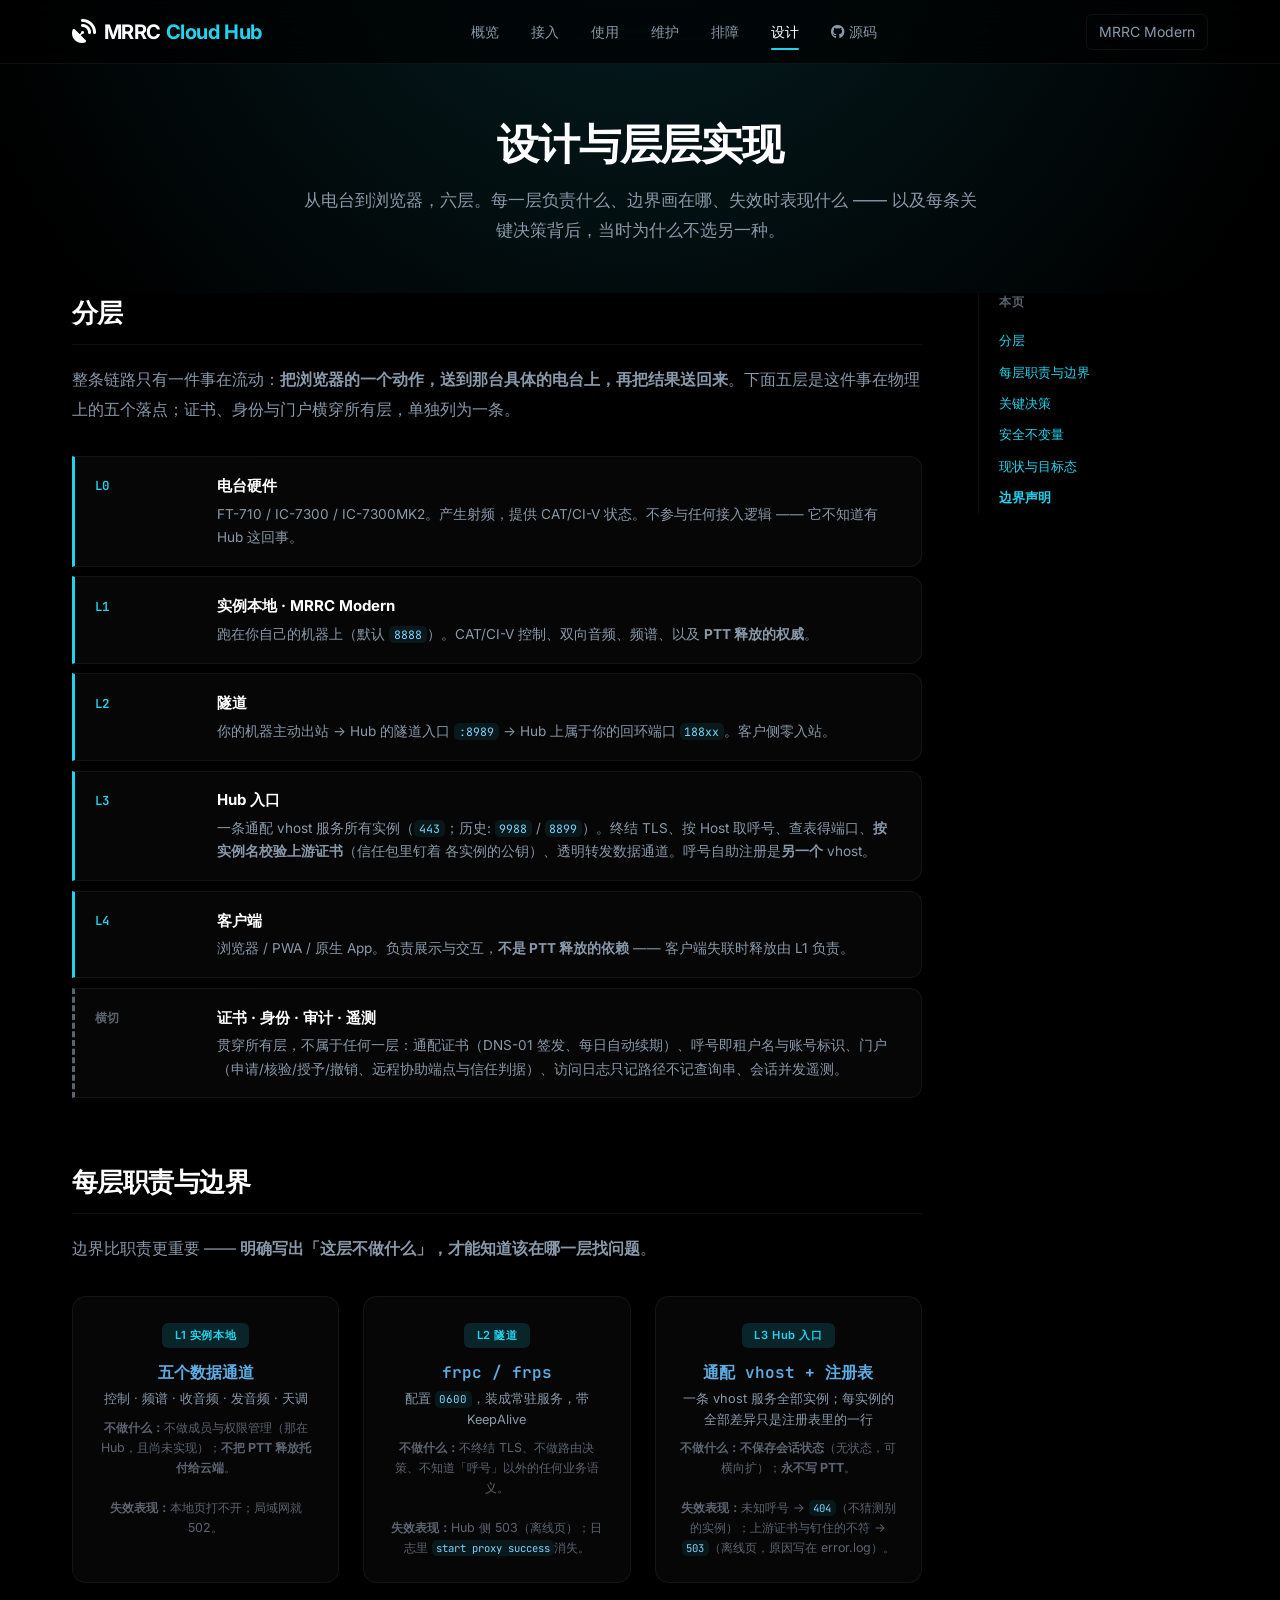
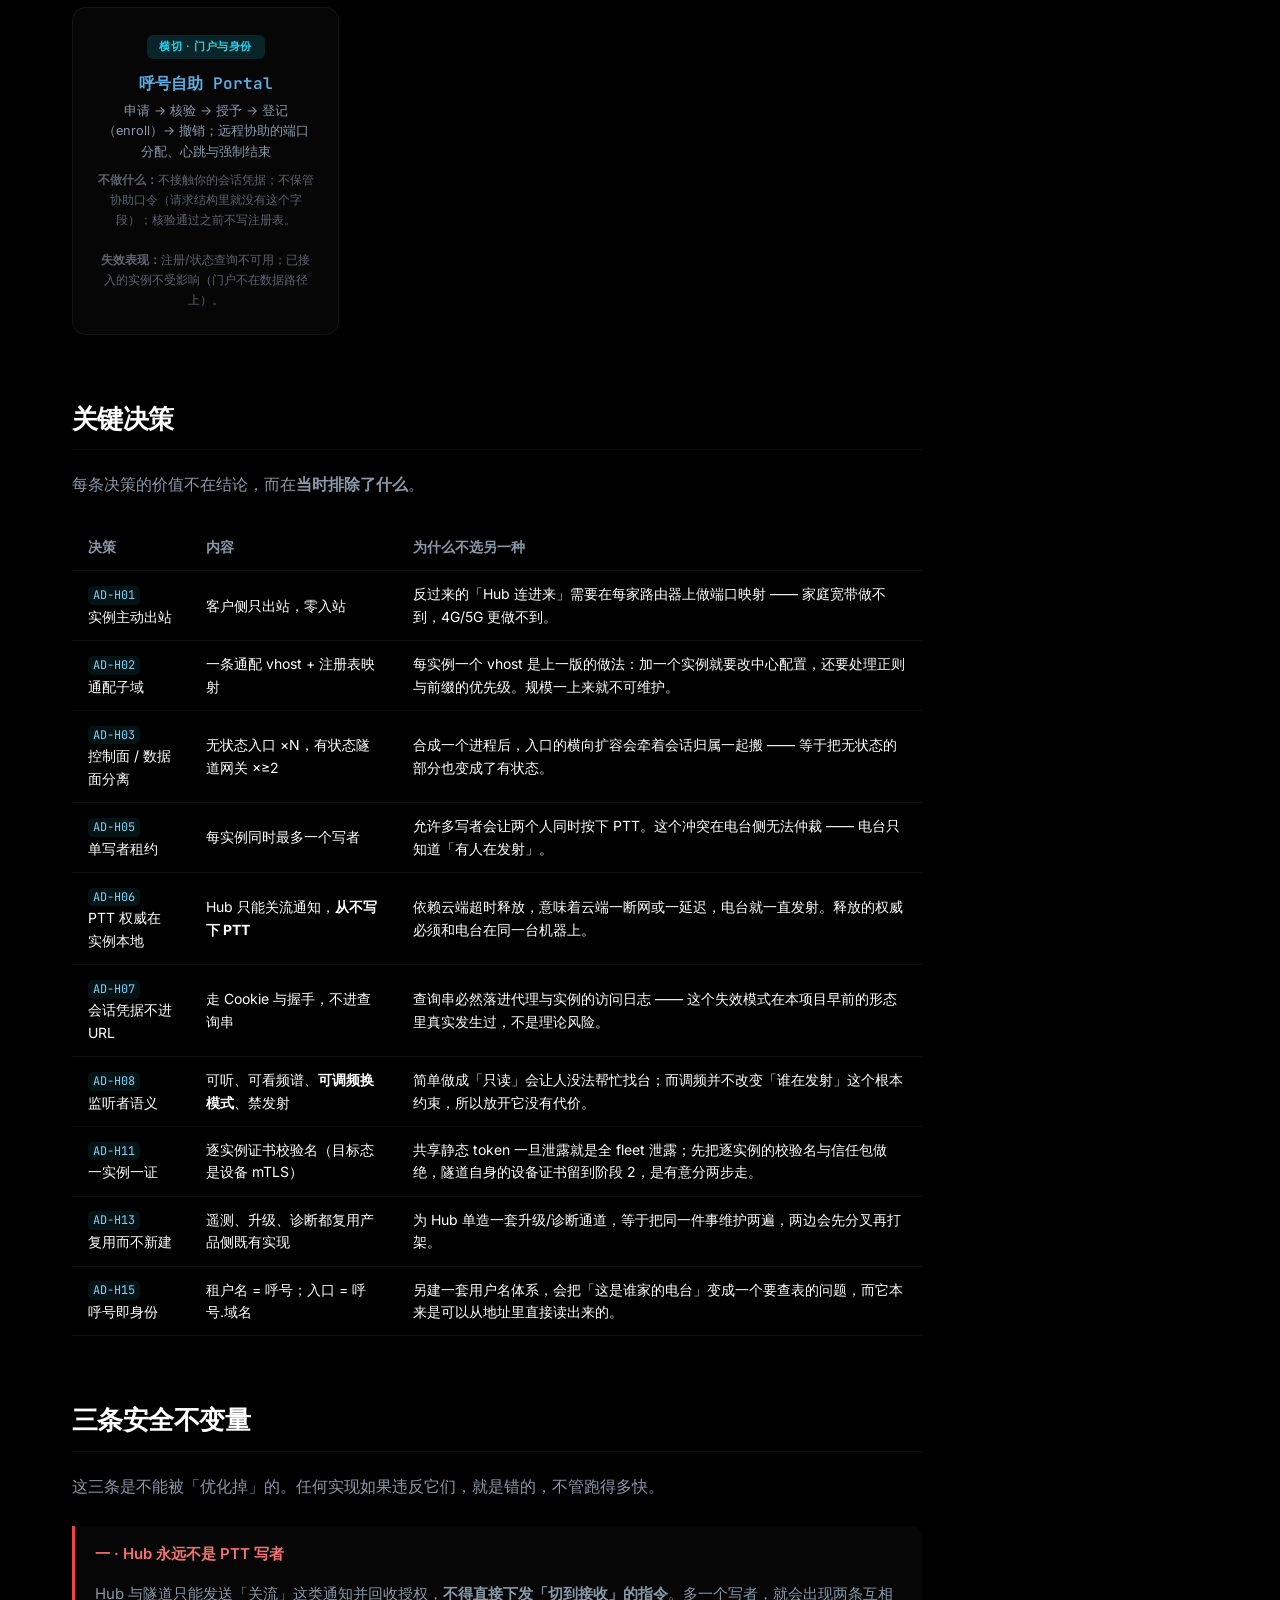
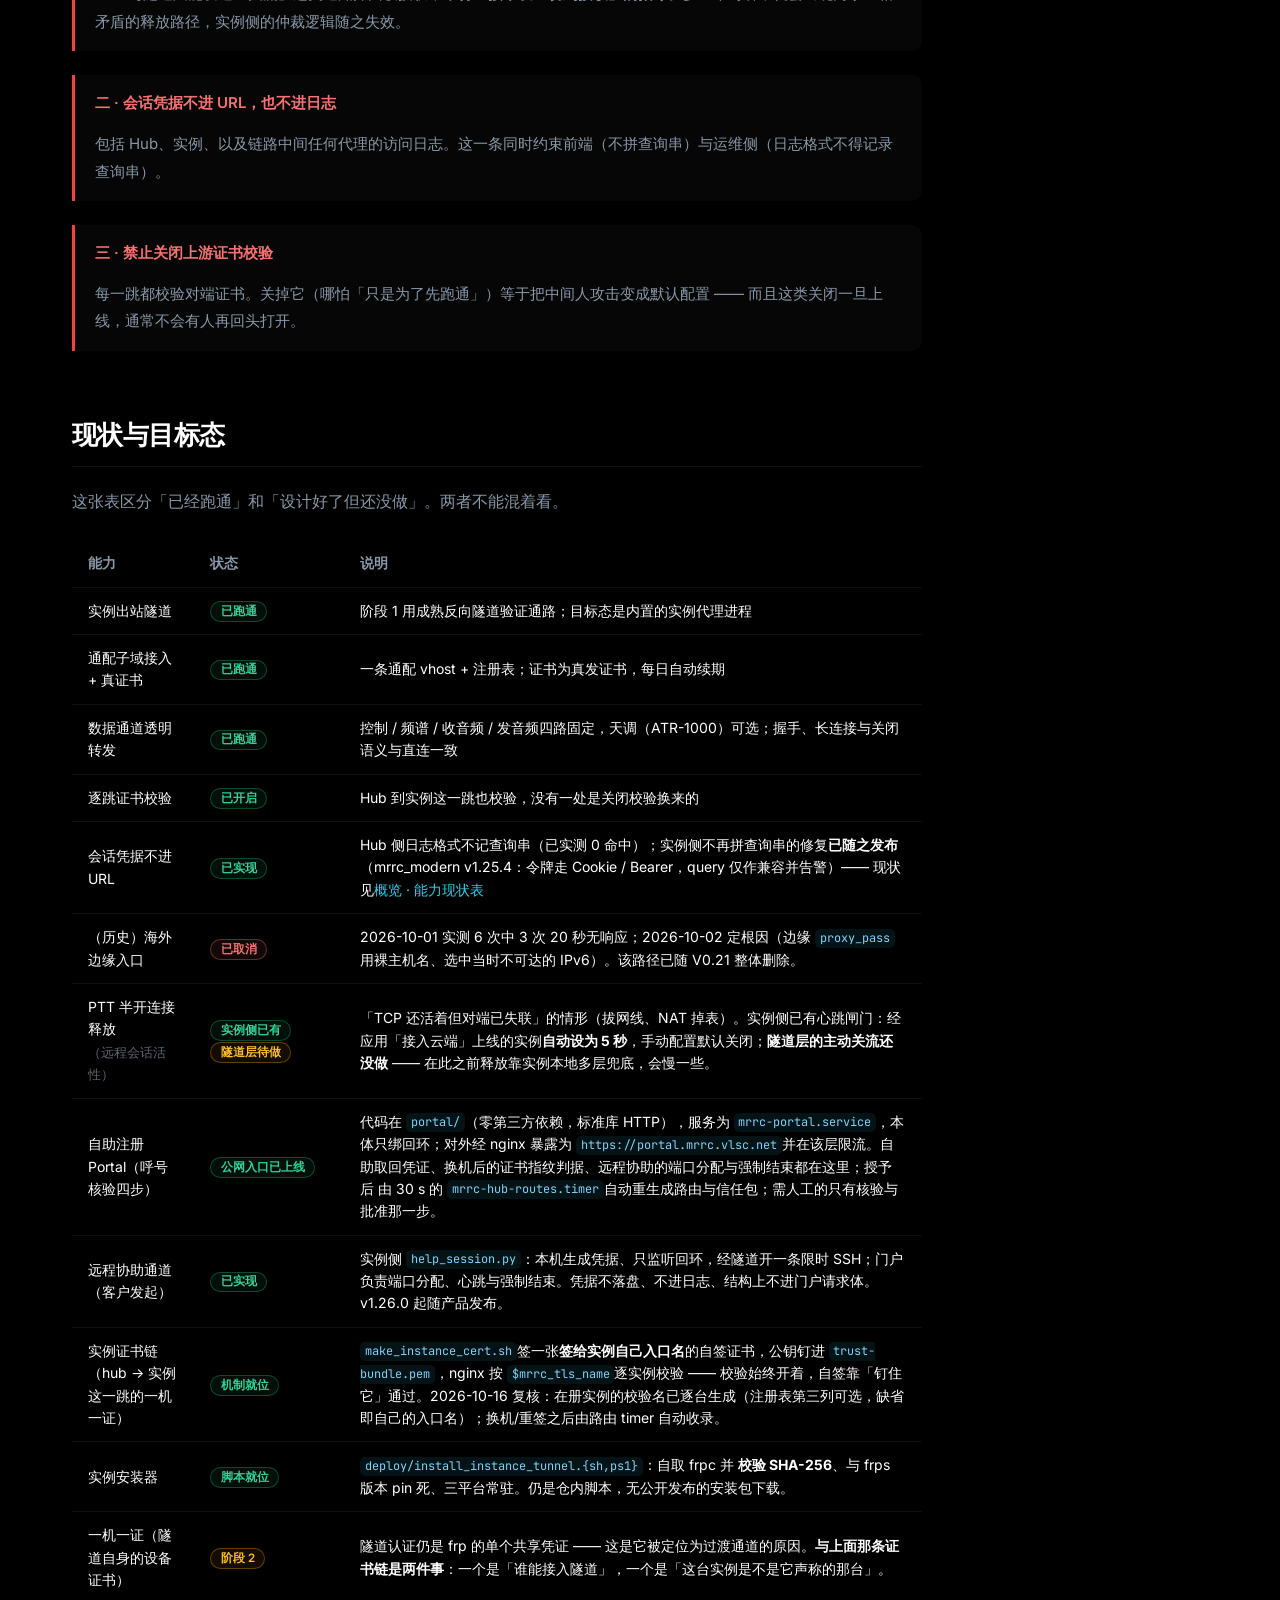
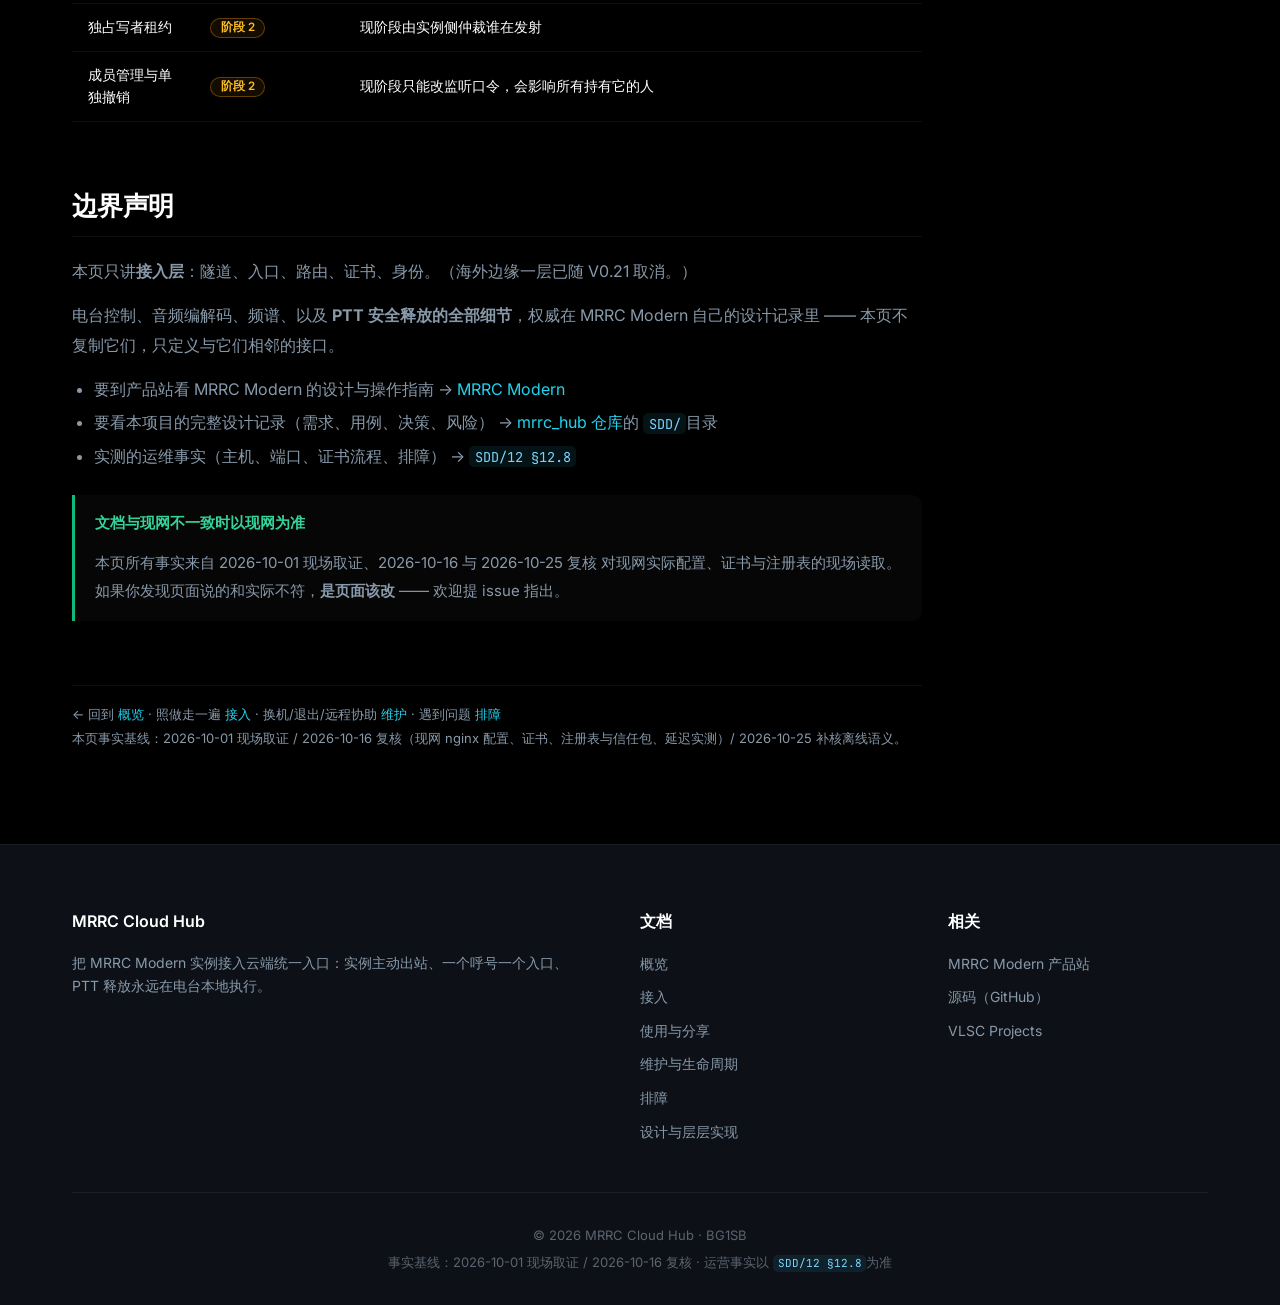
<file: website/design.html>
<!doctype html>
<html lang="zh-CN">
  <head>
    <meta charset="UTF-8" />
    <meta name="viewport" content="width=device-width, initial-scale=1.0" />
    <meta
      name="description"
      content="MRRC Cloud Hub 的设计与层层实现：从电台到浏览器的六层职责与边界、关键架构决策及其取舍、三条安全不变量、现状与目标态的差距。"
    />
    <meta name="author" content="BG1SB" />
    <meta name="theme-color" content="#000000" />
    <title>设计与层层实现 · MRRC Cloud Hub</title>
    <link rel="preconnect" href="https://fonts.googleapis.com" />
    <link rel="preconnect" href="https://fonts.gstatic.com" crossorigin />
    <link
      href="https://fonts.googleapis.com/css2?family=Inter:wght@400;500;600;700&family=JetBrains+Mono:wght@400;500&display=swap"
      rel="stylesheet"
    />
    <link rel="stylesheet" href="css/octen.css?v=1" />
    <link rel="stylesheet" href="css/hub.css?v=1" />
    <link
      rel="stylesheet"
      href="https://cdnjs.cloudflare.com/ajax/libs/font-awesome/6.4.0/css/all.min.css"
    />
    <link
      rel="icon"
      type="image/svg+xml"
      href="data:image/svg+xml,<svg xmlns='http://www.w3.org/2000/svg' viewBox='0 0 100 100'><rect fill='%2322d3ee' width='100' height='100' rx='20'/><text y='.9em' x='50%' text-anchor='middle' font-size='60'>📡</text></svg>"
    />
  </head>
  <body data-site="mrrc_hub">
    <a href="#main" class="hub-skip">跳到主要内容</a>

    <nav class="navbar">
      <div class="container navbar-content">
        <a href="index.html" class="logo">
          <span class="logo-icon"><i class="fas fa-satellite-dish"></i></span>
          <span>MRRC <span style="color: var(--accent)">Cloud Hub</span></span>
        </a>
        <ul class="nav-links">
          <li><a href="index.html">概览</a></li>
          <li><a href="start.html">接入</a></li>
          <li><a href="use.html">使用</a></li>
          <li><a href="maintain.html">维护</a></li>
          <li><a href="trouble.html">排障</a></li>
          <li>
            <a href="design.html" class="active" aria-current="page">设计</a>
          </li>
          <li>
            <a
              href="https://github.com/cheenle/mrrc_hub"
              target="_blank"
              rel="noopener"
              ><i class="fab fa-github"></i> 源码</a
            >
          </li>
        </ul>
        <div class="nav-actions">
          <a href="https://www.vlsc.net/mrrc_modern/" class="lang-btn"
            >MRRC Modern</a
          >
          <button
            class="mobile-menu-toggle"
            aria-label="打开菜单"
            onclick="toggleMobileMenu()"
          >
            <i class="fas fa-bars"></i>
          </button>
        </div>
      </div>
    </nav>

    <header class="hub-hero">
      <h1>设计与层层实现</h1>
      <p>
        从电台到浏览器，六层。每一层负责什么、边界画在哪、失效时表现什么 ——
        以及每条关键决策背后，当时为什么不选另一种。
      </p>
    </header>

    <main id="main" class="hub-shell">
      <nav class="hub-toc" aria-label="本页目录">
        <h4>本页</h4>
        <ul>
          <li><a href="#layers">分层</a></li>
          <li><a href="#perlayer">每层职责与边界</a></li>
          <li><a href="#decisions">关键决策</a></li>
          <li><a href="#invariants">安全不变量</a></li>
          <li><a href="#status">现状与目标态</a></li>
          <li><a href="#boundary">边界声明</a></li>
        </ul>
      </nav>

      <div class="hub-prose">
        <section id="layers">
          <h2>分层</h2>
          <p>
            整条链路只有一件事在流动：<b>把浏览器的一个动作，送到那台具体的电台上，再把结果送回来</b>。下面五层是这件事在物理上的五个落点；证书、身份与门户横穿所有层，单独列为一条。
          </p>
          <div class="hub-stack">
            <div class="hub-layer">
              <div class="hub-layer-id">L0</div>
              <div class="hub-layer-body">
                <strong>电台硬件</strong>
                <span
                  >FT-710 / IC-7300 / IC-7300MK2。产生射频，提供 CAT/CI-V
                  状态。不参与任何接入逻辑 —— 它不知道有 Hub 这回事。</span
                >
              </div>
            </div>
            <div class="hub-layer">
              <div class="hub-layer-id">L1</div>
              <div class="hub-layer-body">
                <strong>实例本地 · MRRC Modern</strong>
                <span
                  >跑在你自己的机器上（默认 <code>8888</code>）。CAT/CI-V
                  控制、双向音频、频谱、以及 <b>PTT 释放的权威</b>。</span
                >
              </div>
            </div>
            <div class="hub-layer">
              <div class="hub-layer-id">L2</div>
              <div class="hub-layer-body">
                <strong>隧道</strong>
                <span
                  >你的机器主动出站 → Hub 的隧道入口 <code>:8989</code> → Hub
                  上属于你的回环端口 <code>188xx</code>。客户侧零入站。</span
                >
              </div>
            </div>
            <div class="hub-layer">
              <div class="hub-layer-id">L3</div>
              <div class="hub-layer-body">
                <strong>Hub 入口</strong>
                <span
                  >一条通配 vhost 服务所有实例（<code>443</code>；历史:
                  <code>9988</code> / <code>8899</code>）。终结 TLS、按 Host
                  取呼号、查表得端口、<b>按实例名校验上游证书</b>（信任包里钉着
                  各实例的公钥）、透明转发数据通道。呼号自助注册是<b>另一个</b>
                  vhost。</span
                >
              </div>
            </div>
            <div class="hub-layer">
              <div class="hub-layer-id">L4</div>
              <div class="hub-layer-body">
                <strong>客户端</strong>
                <span
                  >浏览器 / PWA / 原生 App。负责展示与交互，<b
                    >不是 PTT 释放的依赖</b
                  >
                  —— 客户端失联时释放由 L1 负责。</span
                >
              </div>
            </div>
            <div class="hub-layer cross">
              <div class="hub-layer-id">横切</div>
              <div class="hub-layer-body">
                <strong>证书 · 身份 · 审计 · 遥测</strong>
                <span
                  >贯穿所有层，不属于任何一层：通配证书（DNS-01
                  签发、每日自动续期）、呼号即租户名与账号标识、门户（申请/核验/授予/撤销、远程协助端点与信任判据）、访问日志只记路径不记查询串、会话并发遥测。
                </span>
              </div>
            </div>
          </div>
        </section>

        <section id="perlayer">
          <h2>每层职责与边界</h2>
          <p>
            边界比职责更重要 ——
            <b>明确写出「这层不做什么」，才能知道该在哪一层找问题</b>。
          </p>
          <div class="arch-grid">
            <div class="arch-card">
              <span class="label">L1 实例本地</span>
              <div class="endpoint">五个数据通道</div>
              <div class="dir">控制 · 频谱 · 收音频 · 发音频 · 天调</div>
              <div class="payload">
                <b>不做什么：</b>不做成员与权限管理（那在 Hub，且尚未实现）；<b
                  >不把 PTT 释放托付给云端</b
                >。 <br /><br />
                <b>失效表现：</b>本地页打不开；局域网就 502。
              </div>
            </div>
            <div class="arch-card">
              <span class="label">L2 隧道</span>
              <div class="endpoint">frpc / frps</div>
              <div class="dir">
                配置 <code>0600</code>，装成常驻服务，带 KeepAlive
              </div>
              <div class="payload">
                <b>不做什么：</b>不终结
                TLS、不做路由决策、不知道「呼号」以外的任何业务语义。
                <br /><br />
                <b>失效表现：</b>Hub 侧 503（离线页）；日志里
                <code>start proxy success</code>消失。
              </div>
            </div>
            <div class="arch-card">
              <span class="label">L3 Hub 入口</span>
              <div class="endpoint">通配 vhost + 注册表</div>
              <div class="dir">
                一条 vhost 服务全部实例；每实例的全部差异只是注册表里的一行
              </div>
              <div class="payload">
                <b>不做什么：</b><b>不保存会话状态</b>（无状态，可横向扩）；<b
                  >永不写 PTT</b
                >。 <br /><br />
                <b>失效表现：</b>未知呼号 →
                <code>404</code>（不猜测别的实例）；上游证书与钉住的不符 →
                <code>503</code>（离线页，原因写在 error.log）。
              </div>
            </div>
            <div class="arch-card">
              <span class="label">横切 · 门户与身份</span>
              <div class="endpoint">呼号自助 Portal</div>
              <div class="dir">
                申请 → 核验 → 授予 → 登记（enroll）→
                撤销；远程协助的端口分配、心跳与强制结束
              </div>
              <div class="payload">
                <b>不做什么：</b
                >不接触你的会话凭据；不保管协助口令（请求结构里就没有这个字段）；核验通过之前不写注册表。
                <br /><br />
                <b>失效表现：</b
                >注册/状态查询不可用；已接入的实例不受影响（门户不在数据路径上）。
              </div>
            </div>
          </div>
        </section>

        <section id="decisions">
          <h2>关键决策</h2>
          <p>每条决策的价值不在结论，而在<b>当时排除了什么</b>。</p>
          <div class="hub-table-wrap">
            <table>
              <thead>
                <tr>
                  <th scope="col">决策</th>
                  <th scope="col">内容</th>
                  <th scope="col">为什么不选另一种</th>
                </tr>
              </thead>
              <tbody>
                <tr>
                  <td><code>AD-H01</code><br />实例主动出站</td>
                  <td>客户侧只出站，零入站</td>
                  <td>
                    反过来的「Hub 连进来」需要在每家路由器上做端口映射 ——
                    家庭宽带做不到，4G/5G 更做不到。
                  </td>
                </tr>
                <tr>
                  <td><code>AD-H02</code><br />通配子域</td>
                  <td>一条通配 vhost + 注册表映射</td>
                  <td>
                    每实例一个 vhost
                    是上一版的做法：加一个实例就要改中心配置，还要处理正则与前缀的优先级。规模一上来就不可维护。
                  </td>
                </tr>
                <tr>
                  <td><code>AD-H03</code><br />控制面 / 数据面分离</td>
                  <td>无状态入口 ×N，有状态隧道网关 ×≥2</td>
                  <td>
                    合成一个进程后，入口的横向扩容会牵着会话归属一起搬 ——
                    等于把无状态的部分也变成了有状态。
                  </td>
                </tr>
                <tr>
                  <td><code>AD-H05</code><br />单写者租约</td>
                  <td>每实例同时最多一个写者</td>
                  <td>
                    允许多写者会让两个人同时按下 PTT。这个冲突在电台侧无法仲裁
                    —— 电台只知道「有人在发射」。
                  </td>
                </tr>
                <tr>
                  <td><code>AD-H06</code><br />PTT 权威在实例本地</td>
                  <td>Hub 只能关流通知，<b>从不写下 PTT</b></td>
                  <td>
                    依赖云端超时释放，意味着云端一断网或一延迟，电台就一直发射。释放的权威必须和电台在同一台机器上。
                  </td>
                </tr>
                <tr>
                  <td><code>AD-H07</code><br />会话凭据不进 URL</td>
                  <td>走 Cookie 与握手，不进查询串</td>
                  <td>
                    查询串必然落进代理与实例的访问日志 ——
                    这个失效模式在本项目早前的形态里真实发生过，不是理论风险。
                  </td>
                </tr>
                <tr>
                  <td><code>AD-H08</code><br />监听者语义</td>
                  <td>可听、可看频谱、<b>可调频换模式</b>、禁发射</td>
                  <td>
                    简单做成「只读」会让人没法帮忙找台；而调频并不改变「谁在发射」这个根本约束，所以放开它没有代价。
                  </td>
                </tr>
                <tr>
                  <td><code>AD-H11</code><br />一实例一证</td>
                  <td>逐实例证书校验名（目标态是设备 mTLS）</td>
                  <td>
                    共享静态 token 一旦泄露就是全 fleet
                    泄露；先把逐实例的校验名与信任包做绝，隧道自身的设备证书留到阶段
                    2，是有意分两步走。
                  </td>
                </tr>
                <tr>
                  <td><code>AD-H13</code><br />复用而不新建</td>
                  <td>遥测、升级、诊断都复用产品侧既有实现</td>
                  <td>
                    为 Hub
                    单造一套升级/诊断通道，等于把同一件事维护两遍，两边会先分叉再打架。
                  </td>
                </tr>
                <tr>
                  <td><code>AD-H15</code><br />呼号即身份</td>
                  <td>租户名 = 呼号；入口 = 呼号.域名</td>
                  <td>
                    另建一套用户名体系，会把「这是谁家的电台」变成一个要查表的问题，而它本来是可以从地址里直接读出来的。
                  </td>
                </tr>
              </tbody>
            </table>
          </div>
        </section>

        <section id="invariants">
          <h2>三条安全不变量</h2>
          <p>
            这三条是不能被「优化掉」的。任何实现如果违反它们，就是错的，不管跑得多快。
          </p>
          <div class="hub-callout danger">
            <span class="hub-callout-title">一 · Hub 永远不是 PTT 写者</span>
            <p>
              Hub
              与隧道只能发送「关流」这类通知并回收授权，<b>不得直接下发「切到接收」的指令</b>。多一个写者，就会出现两条互相矛盾的释放路径，实例侧的仲裁逻辑随之失效。
            </p>
          </div>
          <div class="hub-callout danger">
            <span class="hub-callout-title"
              >二 · 会话凭据不进 URL，也不进日志</span
            >
            <p>
              包括
              Hub、实例、以及链路中间任何代理的访问日志。这一条同时约束前端（不拼查询串）与运维侧（日志格式不得记录查询串）。
            </p>
          </div>
          <div class="hub-callout danger">
            <span class="hub-callout-title">三 · 禁止关闭上游证书校验</span>
            <p>
              每一跳都校验对端证书。关掉它（哪怕「只是为了先跑通」）等于把中间人攻击变成默认配置
              —— 而且这类关闭一旦上线，通常不会有人再回头打开。
            </p>
          </div>
        </section>

        <section id="status">
          <h2>现状与目标态</h2>
          <p>这张表区分「已经跑通」和「设计好了但还没做」。两者不能混着看。</p>
          <div class="hub-table-wrap">
            <table>
              <thead>
                <tr>
                  <th scope="col">能力</th>
                  <th scope="col">状态</th>
                  <th scope="col">说明</th>
                </tr>
              </thead>
              <tbody>
                <tr>
                  <td>实例出站隧道</td>
                  <td><span class="hub-badge live">已跑通</span></td>
                  <td>
                    阶段 1 用成熟反向隧道验证通路；目标态是内置的实例代理进程
                  </td>
                </tr>
                <tr>
                  <td>通配子域接入 + 真证书</td>
                  <td><span class="hub-badge live">已跑通</span></td>
                  <td>一条通配 vhost + 注册表；证书为真发证书，每日自动续期</td>
                </tr>
                <tr>
                  <td>数据通道透明转发</td>
                  <td><span class="hub-badge live">已跑通</span></td>
                  <td>
                    控制 / 频谱 / 收音频 /
                    发音频四路固定，天调（ATR-1000）可选；握手、长连接与关闭语义与直连一致
                  </td>
                </tr>
                <tr>
                  <td>逐跳证书校验</td>
                  <td><span class="hub-badge live">已开启</span></td>
                  <td>Hub 到实例这一跳也校验，没有一处是关闭校验换来的</td>
                </tr>
                <tr>
                  <td>会话凭据不进 URL</td>
                  <td><span class="hub-badge live">已实现</span></td>
                  <td>
                    Hub 侧日志格式不记查询串（已实测 0
                    命中）；实例侧不再拼查询串的修复<b>已随之发布</b>（mrrc_modern
                    v1.25.4：令牌走 Cookie / Bearer，query 仅作兼容并告警）——
                    现状见<a href="index.html" style="color: var(--accent)"
                      >概览 · 能力现状表</a
                    >
                  </td>
                </tr>
                <tr>
                  <td>（历史）海外边缘入口</td>
                  <td><span class="hub-badge gap">已取消</span></td>
                  <td>
                    2026-10-01 实测 6 次中 3 次 20 秒无响应；2026-10-02
                    定根因（边缘
                    <code>proxy_pass</code>用裸主机名、选中当时不可达的
                    IPv6）。该路径已随 V0.21 整体删除。
                  </td>
                </tr>
                <tr>
                  <td>
                    PTT 半开连接释放<br /><span
                      style="color: var(--text-muted); font-size: 0.8rem"
                      >（远程会话活性）</span
                    >
                  </td>
                  <td>
                    <span class="hub-badge live">实例侧已有</span>
                    <span class="hub-badge todo">隧道层待做</span>
                  </td>
                  <td>
                    「TCP 还活着但对端已失联」的情形（拔网线、NAT
                    掉表）。实例侧已有心跳闸门：经应用「接入云端」上线的实例<b
                      >自动设为 5 秒</b
                    >，手动配置默认关闭；<b>隧道层的主动关流还没做</b> ——
                    在此之前释放靠实例本地多层兜底，会慢一些。
                  </td>
                </tr>
                <tr>
                  <td>自助注册 Portal（呼号核验四步）</td>
                  <td><span class="hub-badge live">公网入口已上线</span></td>
                  <td>
                    代码在 <code>portal/</code>（零第三方依赖，标准库
                    HTTP），服务为
                    <code>mrrc-portal.service</code>，本体只绑回环；对外经 nginx
                    暴露为
                    <code>https://portal.mrrc.vlsc.net</code
                    >并在该层限流。自助取回凭证、换机后的证书指纹判据、远程协助的端口分配与强制结束都在这里；授予后
                    由 30 s 的
                    <code>mrrc-hub-routes.timer</code
                    >自动重生成路由与信任包；需人工的只有核验与批准那一步。
                  </td>
                </tr>
                <tr>
                  <td>远程协助通道（客户发起）</td>
                  <td><span class="hub-badge live">已实现</span></td>
                  <td>
                    实例侧
                    <code>help_session.py</code
                    >：本机生成凭据、只监听回环，经隧道开一条限时
                    SSH；门户负责端口分配、心跳与强制结束。凭据不落盘、不进日志、结构上不进门户请求体。v1.26.0
                    起随产品发布。
                  </td>
                </tr>
                <tr>
                  <td>实例证书链（hub → 实例这一跳的一机一证）</td>
                  <td><span class="hub-badge live">机制就位</span></td>
                  <td>
                    <code>make_instance_cert.sh</code
                    >签一张<b>签给实例自己入口名</b>的自签证书，公钥钉进
                    <code>trust-bundle.pem</code>，nginx 按
                    <code>$mrrc_tls_name</code>逐实例校验 ——
                    校验始终开着，自签靠「钉住它」通过。2026-10-16
                    复核：在册实例的校验名已逐台生成（注册表第三列可选，缺省即自己的入口名）；换机/重签之后由路由
                    timer 自动收录。
                  </td>
                </tr>
                <tr>
                  <td>实例安装器</td>
                  <td><span class="hub-badge live">脚本就位</span></td>
                  <td>
                    <code>deploy/install_instance_tunnel.{sh,ps1}</code>：自取
                    frpc 并 <b>校验 SHA-256</b>、与 frps 版本 pin
                    死、三平台常驻。仍是仓内脚本，无公开发布的安装包下载。
                  </td>
                </tr>
                <tr>
                  <td>一机一证（隧道自身的设备证书）</td>
                  <td><span class="hub-badge todo">阶段 2</span></td>
                  <td>
                    隧道认证仍是 frp 的单个共享凭证 ——
                    这是它被定位为过渡通道的原因。<b>与上面那条证书链是两件事</b>：一个是「谁能接入隧道」，一个是「这台实例是不是它声称的那台」。
                  </td>
                </tr>
                <tr>
                  <td>独占写者租约</td>
                  <td><span class="hub-badge todo">阶段 2</span></td>
                  <td>现阶段由实例侧仲裁谁在发射</td>
                </tr>
                <tr>
                  <td>成员管理与单独撤销</td>
                  <td><span class="hub-badge todo">阶段 2</span></td>
                  <td>现阶段只能改监听口令，会影响所有持有它的人</td>
                </tr>
              </tbody>
            </table>
          </div>
        </section>

        <section id="boundary">
          <h2>边界声明</h2>
          <p>
            本页只讲<b>接入层</b>：隧道、入口、路由、证书、身份。（海外边缘一层已随
            V0.21 取消。）
          </p>
          <p>
            电台控制、音频编解码、频谱、以及
            <b>PTT 安全释放的全部细节</b>，权威在 MRRC Modern 自己的设计记录里
            —— 本页不复制它们，只定义与它们相邻的接口。
          </p>
          <ul>
            <li>
              要到产品站看 MRRC Modern 的设计与操作指南 →
              <a
                href="https://www.vlsc.net/mrrc_modern/"
                style="color: var(--accent)"
                >MRRC Modern</a
              >
            </li>
            <li>
              要看本项目的完整设计记录（需求、用例、决策、风险） →
              <a
                href="https://github.com/cheenle/mrrc_hub"
                style="color: var(--accent)"
                >mrrc_hub 仓库</a
              >的 <code>SDD/</code>目录
            </li>
            <li>
              实测的运维事实（主机、端口、证书流程、排障） →
              <code>SDD/12 §12.8</code>
            </li>
          </ul>
          <div class="hub-callout ok">
            <span class="hub-callout-title">文档与现网不一致时以现网为准</span>
            <p>
              本页所有事实来自 2026-10-01 现场取证、2026-10-16 与 2026-10-25 复核
              对现网实际配置、证书与注册表的现场读取。如果你发现页面说的和实际不符，<b
                >是页面该改</b
              >
              —— 欢迎提 issue 指出。
            </p>
          </div>
        </section>

        <p class="hub-note">
          ← 回到 <a href="index.html" style="color: var(--accent)">概览</a> ·
          照做走一遍
          <a href="start.html" style="color: var(--accent)">接入</a> ·
          换机/退出/远程协助
          <a href="maintain.html" style="color: var(--accent)">维护</a> ·
          遇到问题 <a href="trouble.html" style="color: var(--accent)">排障</a>
          <br />
          本页事实基线：2026-10-01 现场取证 / 2026-10-16 复核（现网 nginx
          配置、证书、注册表与信任包、延迟实测）/ 2026-10-25 补核离线语义。
        </p>
      </div>
    </main>

    <footer class="footer">
      <div class="container">
        <div class="footer-grid">
          <div class="footer-section">
            <h4>MRRC Cloud Hub</h4>
            <p>
              把 MRRC Modern
              实例接入云端统一入口：实例主动出站、一个呼号一个入口、PTT
              释放永远在电台本地执行。
            </p>
          </div>
          <div class="footer-section">
            <h4>文档</h4>
            <ul>
              <li><a href="index.html">概览</a></li>
              <li><a href="start.html">接入</a></li>
              <li><a href="use.html">使用与分享</a></li>
              <li><a href="maintain.html">维护与生命周期</a></li>
              <li><a href="trouble.html">排障</a></li>
              <li><a href="design.html">设计与层层实现</a></li>
            </ul>
          </div>
          <div class="footer-section">
            <h4>相关</h4>
            <ul>
              <li>
                <a href="https://www.vlsc.net/mrrc_modern/"
                  >MRRC Modern 产品站</a
                >
              </li>
              <li>
                <a
                  href="https://github.com/cheenle/mrrc_hub"
                  target="_blank"
                  rel="noopener"
                  >源码（GitHub）</a
                >
              </li>
              <li>
                <a href="https://www.vlsc.net/" target="_blank" rel="noopener"
                  >VLSC Projects</a
                >
              </li>
            </ul>
          </div>
        </div>
        <div class="footer-bottom">
          <p>© 2026 MRRC Cloud Hub · BG1SB</p>
          <p>
            事实基线：2026-10-01 现场取证 / 2026-10-16 复核 · 运营事实以
            <code>SDD/12 §12.8</code>为准
          </p>
        </div>
      </div>
    </footer>

    <script src="js/hub.js"></script>
    <script src="https://www.vlsc.net/js/global-nav.js?v=9" defer></script>
  </body>
</html>
</file>
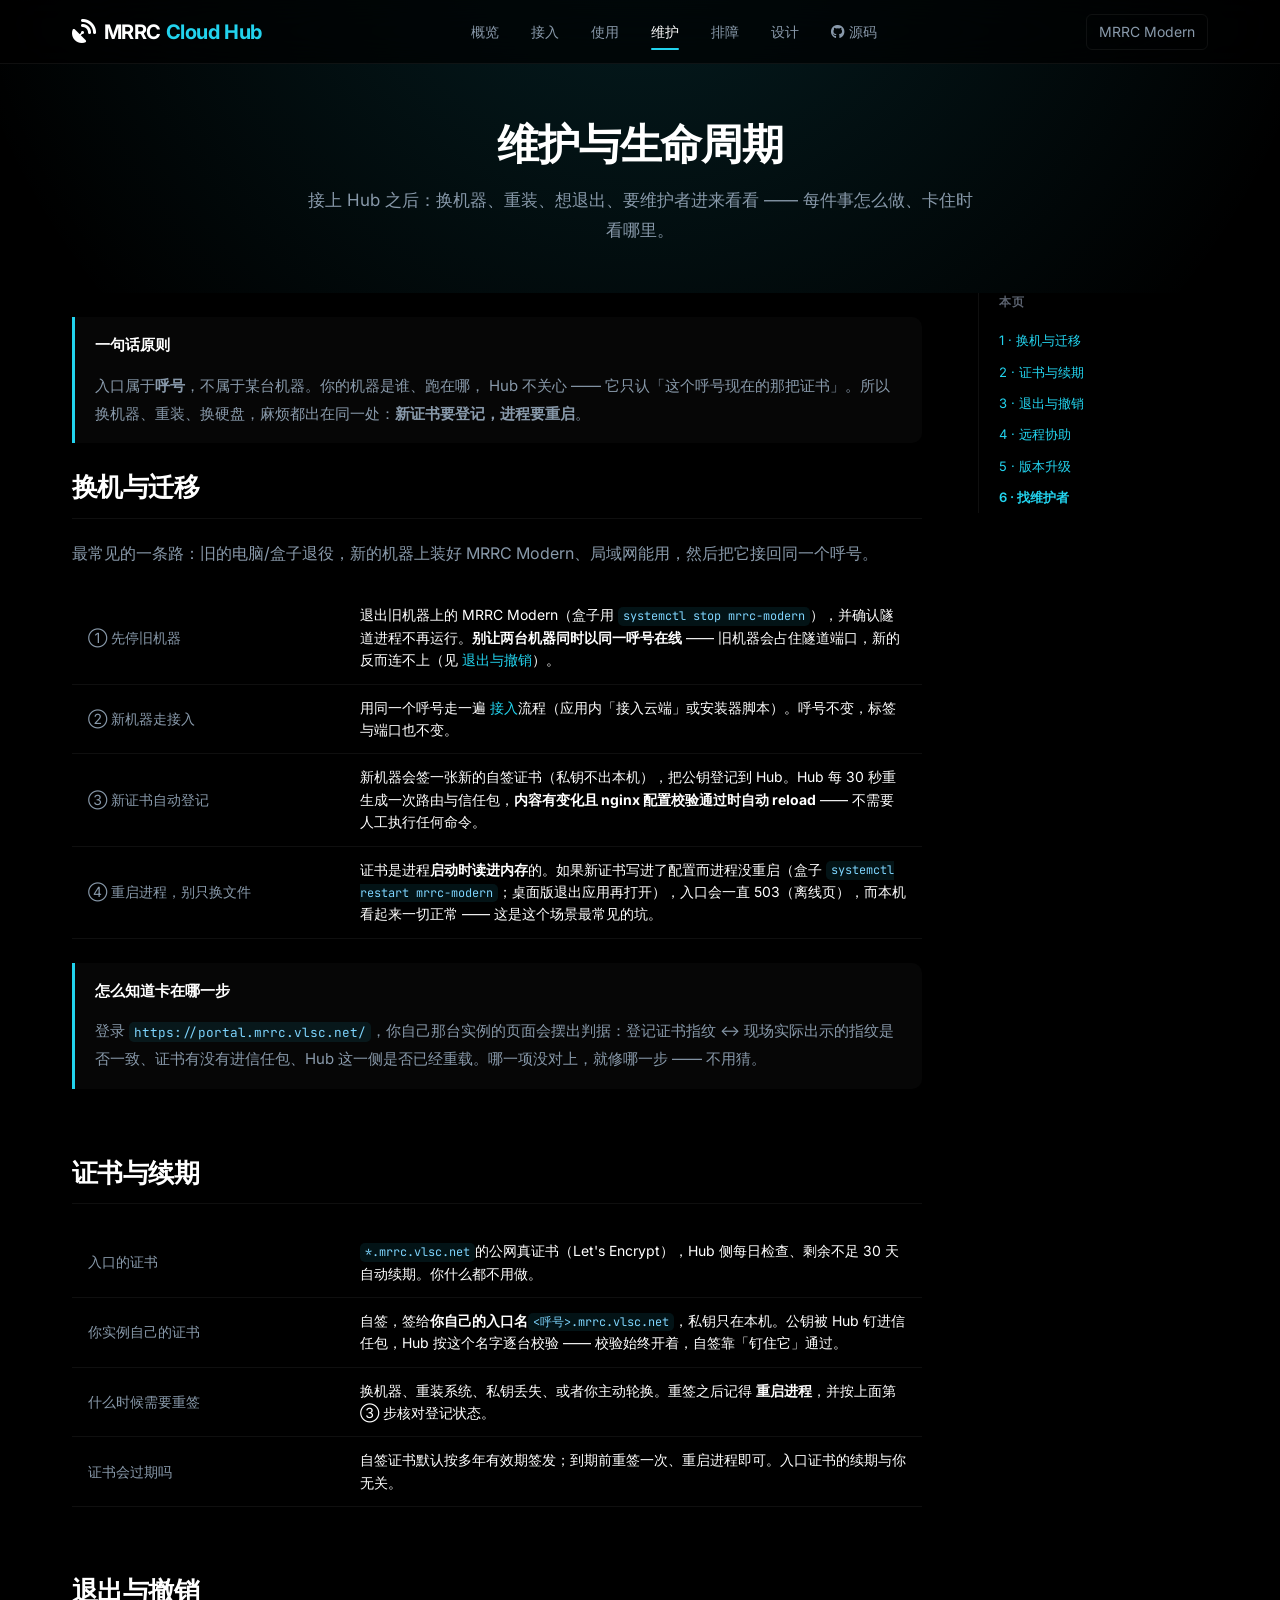
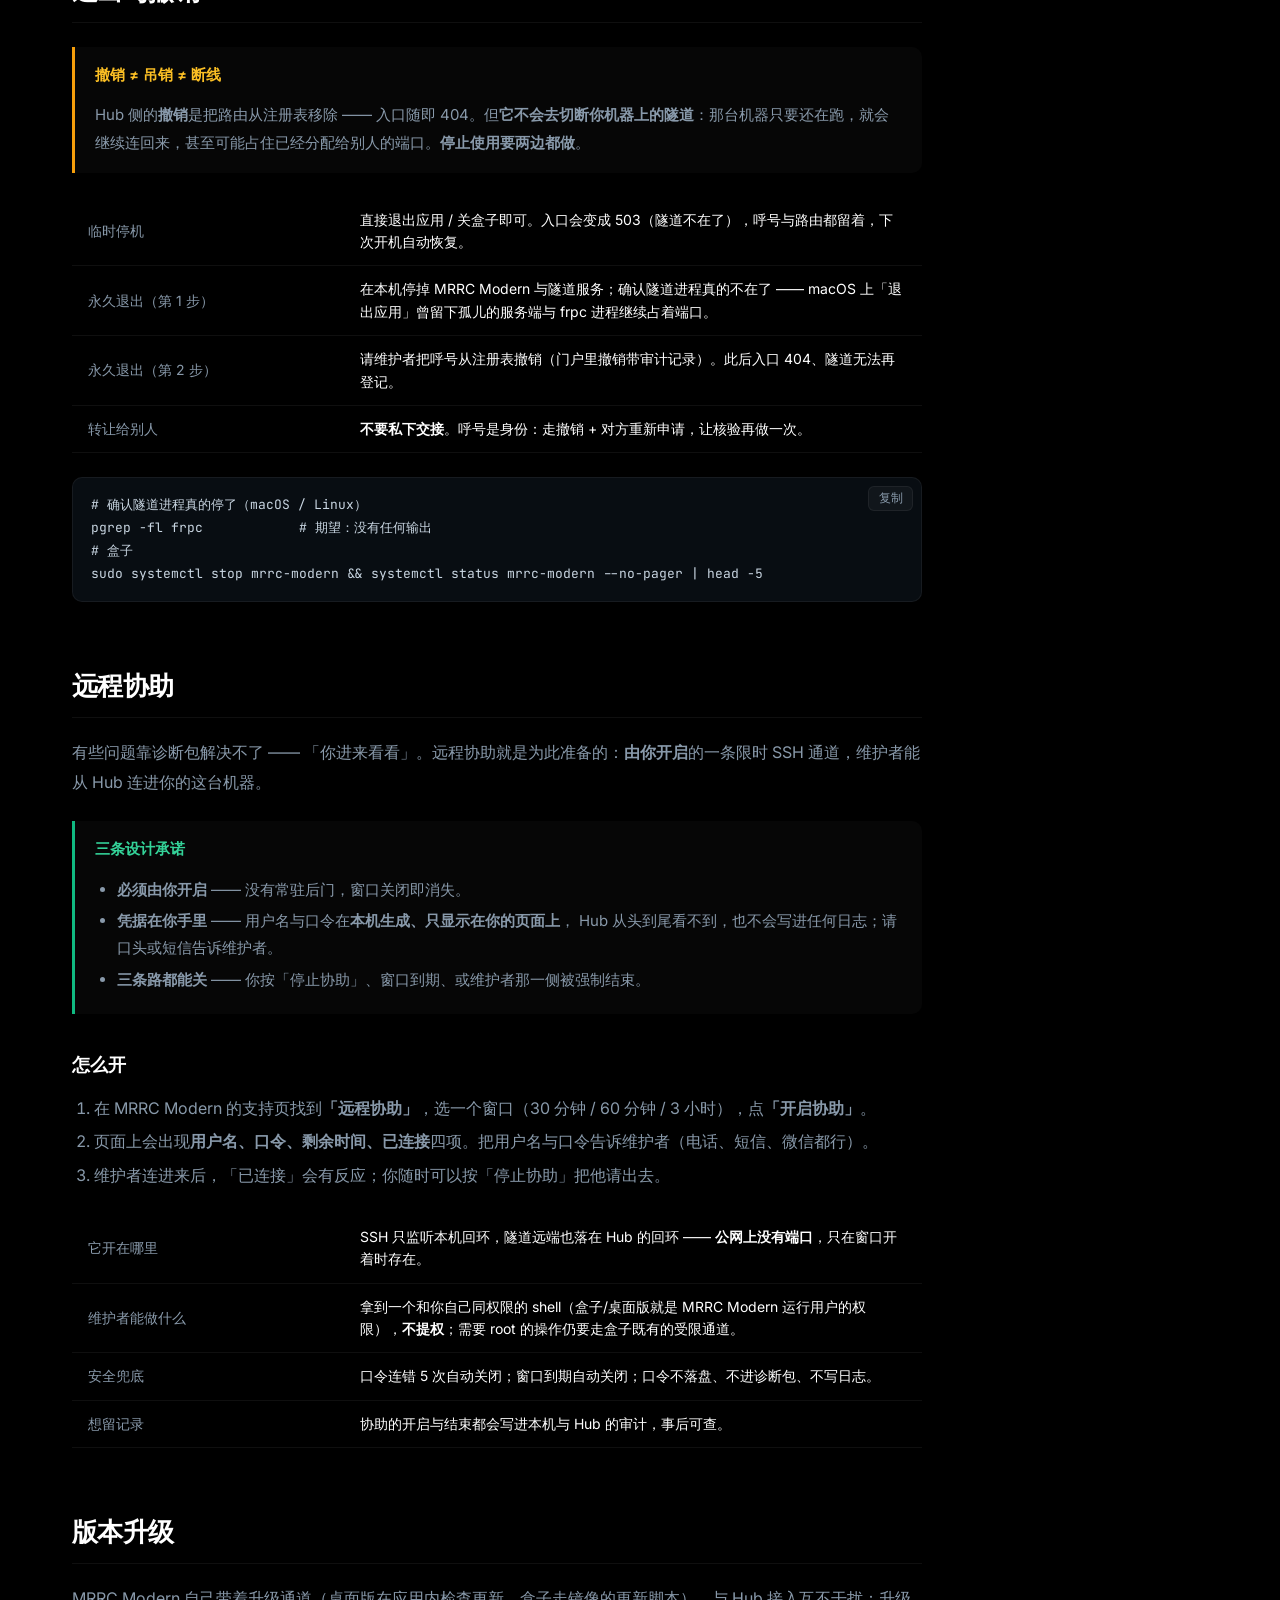
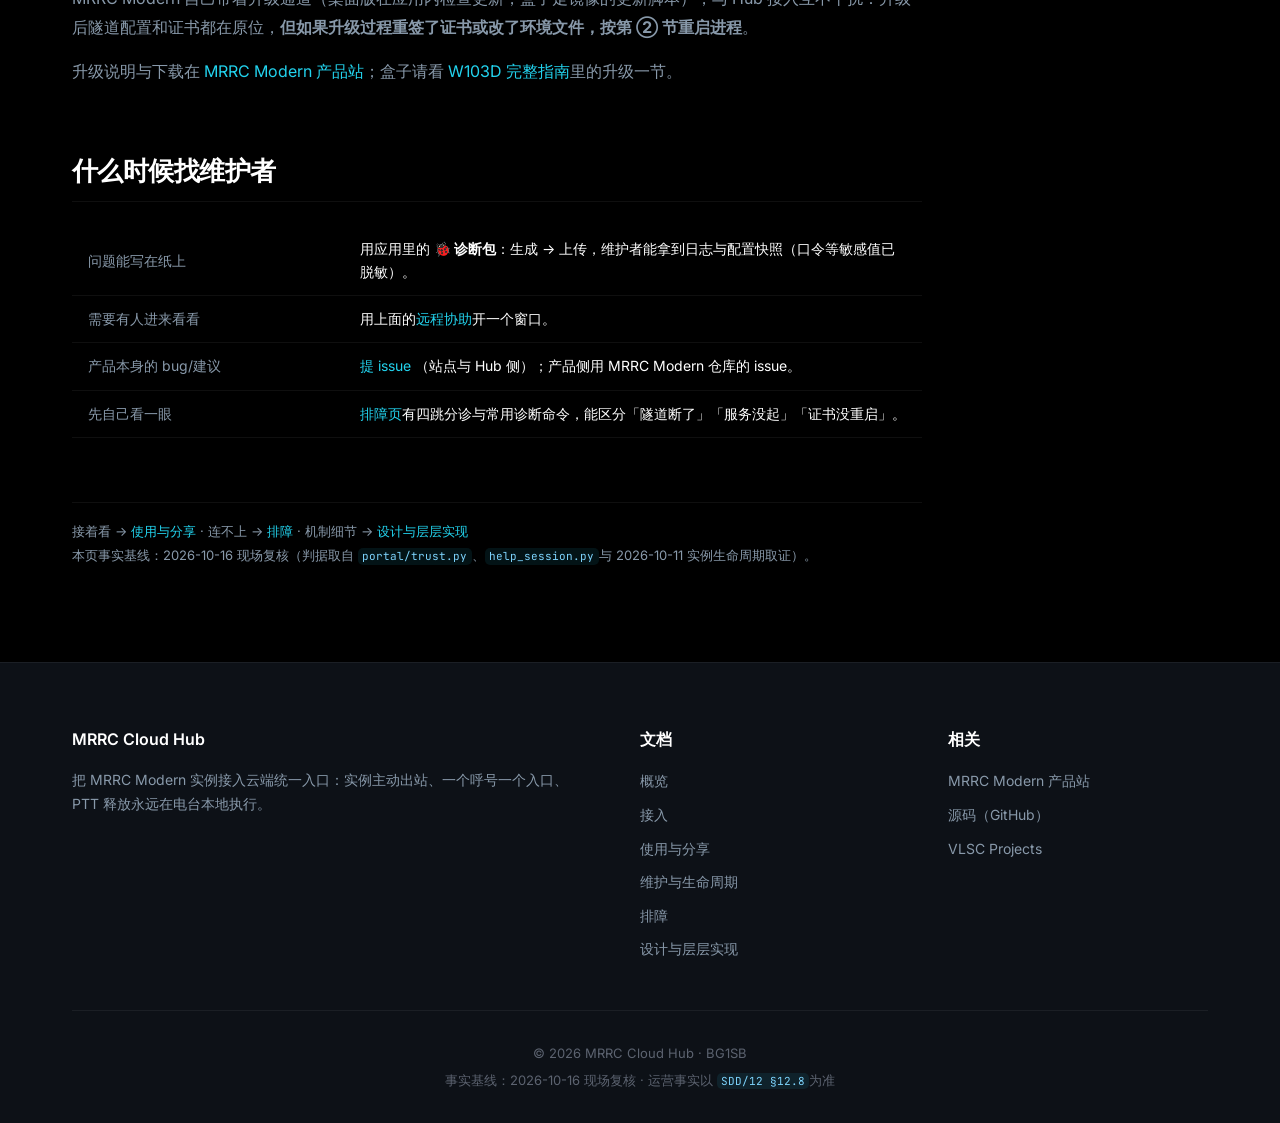
<file: website/maintain.html>
<!doctype html>
<html lang="zh-CN">
  <head>
    <meta charset="UTF-8" />
    <meta name="viewport" content="width=device-width, initial-scale=1.0" />
    <meta
      name="description"
      content="接入 MRRC Cloud Hub 之后的生命周期操作：换机与迁移、证书与续期、退出与撤销、远程协助、版本升级，以及什么时候找维护者。"
    />
    <meta name="author" content="BG1SB" />
    <meta name="theme-color" content="#000000" />
    <title>维护与生命周期 · MRRC Cloud Hub</title>
    <link rel="preconnect" href="https://fonts.googleapis.com" />
    <link rel="preconnect" href="https://fonts.gstatic.com" crossorigin />
    <link
      href="https://fonts.googleapis.com/css2?family=Inter:wght@400;500;600;700&family=JetBrains+Mono:wght@400;500&display=swap"
      rel="stylesheet"
    />
    <link rel="stylesheet" href="css/octen.css?v=1" />
    <link rel="stylesheet" href="css/hub.css?v=1" />
    <link
      rel="stylesheet"
      href="https://cdnjs.cloudflare.com/ajax/libs/font-awesome/6.4.0/css/all.min.css"
    />
    <link
      rel="icon"
      type="image/svg+xml"
      href="data:image/svg+xml,<svg xmlns='http://www.w3.org/2000/svg' viewBox='0 0 100 100'><rect fill='%2322d3ee' width='100' height='100' rx='20'/><text y='.9em' x='50%' text-anchor='middle' font-size='60'>📡</text></svg>"
    />
  </head>
  <body data-site="mrrc_hub">
    <a href="#main" class="hub-skip">跳到主要内容</a>

    <nav class="navbar">
      <div class="container navbar-content">
        <a href="index.html" class="logo">
          <span class="logo-icon"><i class="fas fa-satellite-dish"></i></span>
          <span>MRRC <span style="color: var(--accent)">Cloud Hub</span></span>
        </a>
        <ul class="nav-links">
          <li><a href="index.html">概览</a></li>
          <li><a href="start.html">接入</a></li>
          <li><a href="use.html">使用</a></li>
          <li>
            <a href="maintain.html" class="active" aria-current="page">维护</a>
          </li>
          <li><a href="trouble.html">排障</a></li>
          <li><a href="design.html">设计</a></li>
          <li>
            <a
              href="https://github.com/cheenle/mrrc_hub"
              target="_blank"
              rel="noopener"
              ><i class="fab fa-github"></i> 源码</a
            >
          </li>
        </ul>
        <div class="nav-actions">
          <a href="https://www.vlsc.net/mrrc_modern/" class="lang-btn"
            >MRRC Modern</a
          >
          <button
            class="mobile-menu-toggle"
            aria-label="打开菜单"
            onclick="toggleMobileMenu()"
          >
            <i class="fas fa-bars"></i>
          </button>
        </div>
      </div>
    </nav>

    <header class="hub-hero">
      <h1>维护与生命周期</h1>
      <p>
        接上 Hub 之后：换机器、重装、想退出、要维护者进来看看 ——
        每件事怎么做、卡住时看哪里。
      </p>
    </header>

    <main id="main" class="hub-shell">
      <nav class="hub-toc" aria-label="本页目录">
        <h4>本页</h4>
        <ul>
          <li><a href="#rotate">1 · 换机与迁移</a></li>
          <li><a href="#cert">2 · 证书与续期</a></li>
          <li><a href="#retire">3 · 退出与撤销</a></li>
          <li><a href="#help">4 · 远程协助</a></li>
          <li><a href="#upgrade">5 · 版本升级</a></li>
          <li><a href="#support">6 · 找维护者</a></li>
        </ul>
      </nav>

      <div class="hub-prose">
        <div class="hub-callout">
          <span class="hub-callout-title">一句话原则</span>
          <p>
            入口属于<b>呼号</b>，不属于某台机器。你的机器是谁、跑在哪， Hub
            不关心 ——
            它只认「这个呼号现在的那把证书」。所以换机器、重装、换硬盘，麻烦都出在同一处：<b>新证书要登记，进程要重启</b>。
          </p>
        </div>

        <section id="rotate">
          <h2>换机与迁移</h2>
          <p>
            最常见的一条路：旧的电脑/盒子退役，新的机器上装好 MRRC
            Modern、局域网能用，然后把它接回同一个呼号。
          </p>

          <div class="hub-table-wrap">
            <table class="hub-facts">
              <tbody>
                <tr>
                  <td>① 先停旧机器</td>
                  <td>
                    退出旧机器上的 MRRC Modern（盒子用
                    <code>systemctl stop mrrc-modern</code
                    >），并确认隧道进程不再运行。<b
                      >别让两台机器同时以同一呼号在线</b
                    >
                    —— 旧机器会占住隧道端口，新的反而连不上（见
                    <a href="#retire" style="color: var(--accent)">退出与撤销</a
                    >）。
                  </td>
                </tr>
                <tr>
                  <td>② 新机器走接入</td>
                  <td>
                    用同一个呼号走一遍
                    <a href="start.html" style="color: var(--accent)">接入</a
                    >流程（应用内「接入云端」或安装器脚本）。呼号不变，标签与端口也不变。
                  </td>
                </tr>
                <tr>
                  <td>③ 新证书自动登记</td>
                  <td>
                    新机器会签一张新的自签证书（私钥不出本机），把公钥登记到
                    Hub。Hub 每 30 秒重生成一次路由与信任包，<b
                      >内容有变化且 nginx 配置校验通过时自动 reload</b
                    >
                    —— 不需要人工执行任何命令。
                  </td>
                </tr>
                <tr>
                  <td>④ 重启进程，别只换文件</td>
                  <td>
                    证书是进程<b>启动时读进内存</b>的。如果新证书写进了配置而进程没重启（盒子
                    <code>systemctl restart mrrc-modern</code
                    >；桌面版退出应用再打开），入口会一直
                    503（离线页），而本机看起来一切正常 —— 这是这个场景最常见的坑。
                  </td>
                </tr>
              </tbody>
            </table>
          </div>

          <div class="hub-callout">
            <span class="hub-callout-title">怎么知道卡在哪一步</span>
            <p>
              登录
              <code>https://portal.mrrc.vlsc.net/</code
              >，你自己那台实例的页面会摆出判据：登记证书指纹 ↔
              现场实际出示的指纹是否一致、证书有没有进信任包、Hub
              这一侧是否已经重载。哪一项没对上，就修哪一步 —— 不用猜。
            </p>
          </div>
        </section>

        <section id="cert">
          <h2>证书与续期</h2>
          <div class="hub-table-wrap">
            <table class="hub-facts">
              <tbody>
                <tr>
                  <td>入口的证书</td>
                  <td>
                    <code>*.mrrc.vlsc.net</code>的公网真证书（Let's
                    Encrypt），Hub 侧每日检查、剩余不足 30
                    天自动续期。你什么都不用做。
                  </td>
                </tr>
                <tr>
                  <td>你实例自己的证书</td>
                  <td>
                    自签，签给<b>你自己的入口名</b
                    ><code>&lt;呼号&gt;.mrrc.vlsc.net</code
                    >，私钥只在本机。公钥被 Hub 钉进信任包，Hub
                    按这个名字逐台校验 —— 校验始终开着，自签靠「钉住它」通过。
                  </td>
                </tr>
                <tr>
                  <td>什么时候需要重签</td>
                  <td>
                    换机器、重装系统、私钥丢失、或者你主动轮换。重签之后记得
                    <b>重启进程</b>，并按上面第 ③ 步核对登记状态。
                  </td>
                </tr>
                <tr>
                  <td>证书会过期吗</td>
                  <td>
                    自签证书默认按多年有效期签发；到期前重签一次、重启进程即可。入口证书的续期与你无关。
                  </td>
                </tr>
              </tbody>
            </table>
          </div>
        </section>

        <section id="retire">
          <h2>退出与撤销</h2>
          <div class="hub-callout warn">
            <span class="hub-callout-title">撤销 ≠ 吊销 ≠ 断线</span>
            <p>
              Hub 侧的<b>撤销</b>是把路由从注册表移除 —— 入口随即
              404。但<b>它不会去切断你机器上的隧道</b>：那台机器只要还在跑，就会继续连回来，甚至可能占住已经分配给别人的端口。<b>停止使用要两边都做</b>。
            </p>
          </div>

          <div class="hub-table-wrap">
            <table class="hub-facts">
              <tbody>
                <tr>
                  <td>临时停机</td>
                  <td>
                    直接退出应用 / 关盒子即可。入口会变成
                    503（隧道不在了），呼号与路由都留着，下次开机自动恢复。
                  </td>
                </tr>
                <tr>
                  <td>永久退出（第 1 步）</td>
                  <td>
                    在本机停掉 MRRC Modern 与隧道服务；确认隧道进程真的不在了 ——
                    macOS 上「退出应用」曾留下孤儿的服务端与 frpc
                    进程继续占着端口。
                  </td>
                </tr>
                <tr>
                  <td>永久退出（第 2 步）</td>
                  <td>
                    请维护者把呼号从注册表撤销（门户里撤销带审计记录）。此后入口
                    404、隧道无法再登记。
                  </td>
                </tr>
                <tr>
                  <td>转让给别人</td>
                  <td>
                    <b>不要私下交接</b>。呼号是身份：走撤销 +
                    对方重新申请，让核验再做一次。
                  </td>
                </tr>
              </tbody>
            </table>
          </div>

          <div class="hub-code">
            <pre><code># 确认隧道进程真的停了（macOS / Linux）
pgrep -fl frpc            # 期望：没有任何输出
# 盒子
sudo systemctl stop mrrc-modern && systemctl status mrrc-modern --no-pager | head -5</code></pre>
          </div>
        </section>

        <section id="help">
          <h2>远程协助</h2>
          <p>
            有些问题靠诊断包解决不了 ——
            「你进来看看」。远程协助就是为此准备的：<b>由你开启</b>的一条限时
            SSH 通道，维护者能从 Hub 连进你的这台机器。
          </p>

          <div class="hub-callout ok">
            <span class="hub-callout-title">三条设计承诺</span>
            <ul>
              <li><b>必须由你开启</b> —— 没有常驻后门，窗口关闭即消失。</li>
              <li>
                <b>凭据在你手里</b> ——
                用户名与口令在<b>本机生成、只显示在你的页面上</b>， Hub
                从头到尾看不到，也不会写进任何日志；请口头或短信告诉维护者。
              </li>
              <li>
                <b>三条路都能关</b> ——
                你按「停止协助」、窗口到期、或维护者那一侧被强制结束。
              </li>
            </ul>
          </div>

          <h3>怎么开</h3>
          <ol>
            <li>
              在 MRRC Modern 的支持页找到<b>「远程协助」</b>，选一个窗口（30
              分钟 / 60 分钟 / 3 小时），点<b>「开启协助」</b>。
            </li>
            <li>
              页面上会出现<b>用户名、口令、剩余时间、已连接</b>四项。把用户名与口令告诉维护者（电话、短信、微信都行）。
            </li>
            <li>
              维护者连进来后，「已连接」会有反应；你随时可以按「停止协助」把他请出去。
            </li>
          </ol>

          <div class="hub-table-wrap">
            <table class="hub-facts">
              <tbody>
                <tr>
                  <td>它开在哪里</td>
                  <td>
                    SSH 只监听本机回环，隧道远端也落在 Hub 的回环 ——
                    <b>公网上没有端口</b>，只在窗口开着时存在。
                  </td>
                </tr>
                <tr>
                  <td>维护者能做什么</td>
                  <td>
                    拿到一个和你自己同权限的 shell（盒子/桌面版就是 MRRC Modern
                    运行用户的权限），<b>不提权</b>；需要 root
                    的操作仍要走盒子既有的受限通道。
                  </td>
                </tr>
                <tr>
                  <td>安全兜底</td>
                  <td>
                    口令连错 5
                    次自动关闭；窗口到期自动关闭；口令不落盘、不进诊断包、不写日志。
                  </td>
                </tr>
                <tr>
                  <td>想留记录</td>
                  <td>协助的开启与结束都会写进本机与 Hub 的审计，事后可查。</td>
                </tr>
              </tbody>
            </table>
          </div>
        </section>

        <section id="upgrade">
          <h2>版本升级</h2>
          <p>
            MRRC Modern
            自己带着升级通道（桌面版在应用内检查更新，盒子走镜像的更新脚本），与
            Hub 接入互不干扰：升级后隧道配置和证书都在原位，<b
              >但如果升级过程重签了证书或改了环境文件，按第 ② 节重启进程</b
            >。
          </p>
          <p>
            升级说明与下载在
            <a
              href="https://www.vlsc.net/mrrc_modern/"
              style="color: var(--accent)"
              >MRRC Modern 产品站</a
            >；盒子请看
            <a
              href="https://www.vlsc.net/mrrc_modern/zh/w103d.html"
              style="color: var(--accent)"
              >W103D 完整指南</a
            >里的升级一节。
          </p>
        </section>

        <section id="support">
          <h2>什么时候找维护者</h2>
          <div class="hub-table-wrap">
            <table class="hub-facts">
              <tbody>
                <tr>
                  <td>问题能写在纸上</td>
                  <td>
                    用应用里的 <b>🐞 诊断包</b>：生成 →
                    上传，维护者能拿到日志与配置快照（口令等敏感值已脱敏）。
                  </td>
                </tr>
                <tr>
                  <td>需要有人进来看看</td>
                  <td>
                    用上面的<a href="#help" style="color: var(--accent)"
                      >远程协助</a
                    >开一个窗口。
                  </td>
                </tr>
                <tr>
                  <td>产品本身的 bug/建议</td>
                  <td>
                    <a
                      href="https://github.com/cheenle/mrrc_hub/issues"
                      target="_blank"
                      rel="noopener"
                      style="color: var(--accent)"
                      >提 issue</a
                    >
                    （站点与 Hub 侧）；产品侧用 MRRC Modern 仓库的 issue。
                  </td>
                </tr>
                <tr>
                  <td>先自己看一眼</td>
                  <td>
                    <a href="trouble.html" style="color: var(--accent)"
                      >排障页</a
                    >有四跳分诊与常用诊断命令，能区分「隧道断了」「服务没起」「证书没重启」。
                  </td>
                </tr>
              </tbody>
            </table>
          </div>
        </section>

        <p class="hub-note">
          接着看 →
          <a href="use.html" style="color: var(--accent)">使用与分享</a> ·
          连不上 →
          <a href="trouble.html" style="color: var(--accent)">排障</a> ·
          机制细节 →
          <a href="design.html" style="color: var(--accent)">设计与层层实现</a>
          <br />
          本页事实基线：2026-10-16 现场复核（判据取自
          <code>portal/trust.py</code>、<code>help_session.py</code>与
          2026-10-11 实例生命周期取证）。
        </p>
      </div>
    </main>

    <footer class="footer">
      <div class="container">
        <div class="footer-grid">
          <div class="footer-section">
            <h4>MRRC Cloud Hub</h4>
            <p>
              把 MRRC Modern
              实例接入云端统一入口：实例主动出站、一个呼号一个入口、PTT
              释放永远在电台本地执行。
            </p>
          </div>
          <div class="footer-section">
            <h4>文档</h4>
            <ul>
              <li><a href="index.html">概览</a></li>
              <li><a href="start.html">接入</a></li>
              <li><a href="use.html">使用与分享</a></li>
              <li><a href="maintain.html">维护与生命周期</a></li>
              <li><a href="trouble.html">排障</a></li>
              <li><a href="design.html">设计与层层实现</a></li>
            </ul>
          </div>
          <div class="footer-section">
            <h4>相关</h4>
            <ul>
              <li>
                <a href="https://www.vlsc.net/mrrc_modern/"
                  >MRRC Modern 产品站</a
                >
              </li>
              <li>
                <a
                  href="https://github.com/cheenle/mrrc_hub"
                  target="_blank"
                  rel="noopener"
                  >源码（GitHub）</a
                >
              </li>
              <li>
                <a href="https://www.vlsc.net/" target="_blank" rel="noopener"
                  >VLSC Projects</a
                >
              </li>
            </ul>
          </div>
        </div>
        <div class="footer-bottom">
          <p>© 2026 MRRC Cloud Hub · BG1SB</p>
          <p>
            事实基线：2026-10-16 现场复核 · 运营事实以
            <code>SDD/12 §12.8</code>为准
          </p>
        </div>
      </div>
    </footer>

    <script src="js/hub.js"></script>
    <script src="https://www.vlsc.net/js/global-nav.js?v=9" defer></script>
  </body>
</html>
</file>
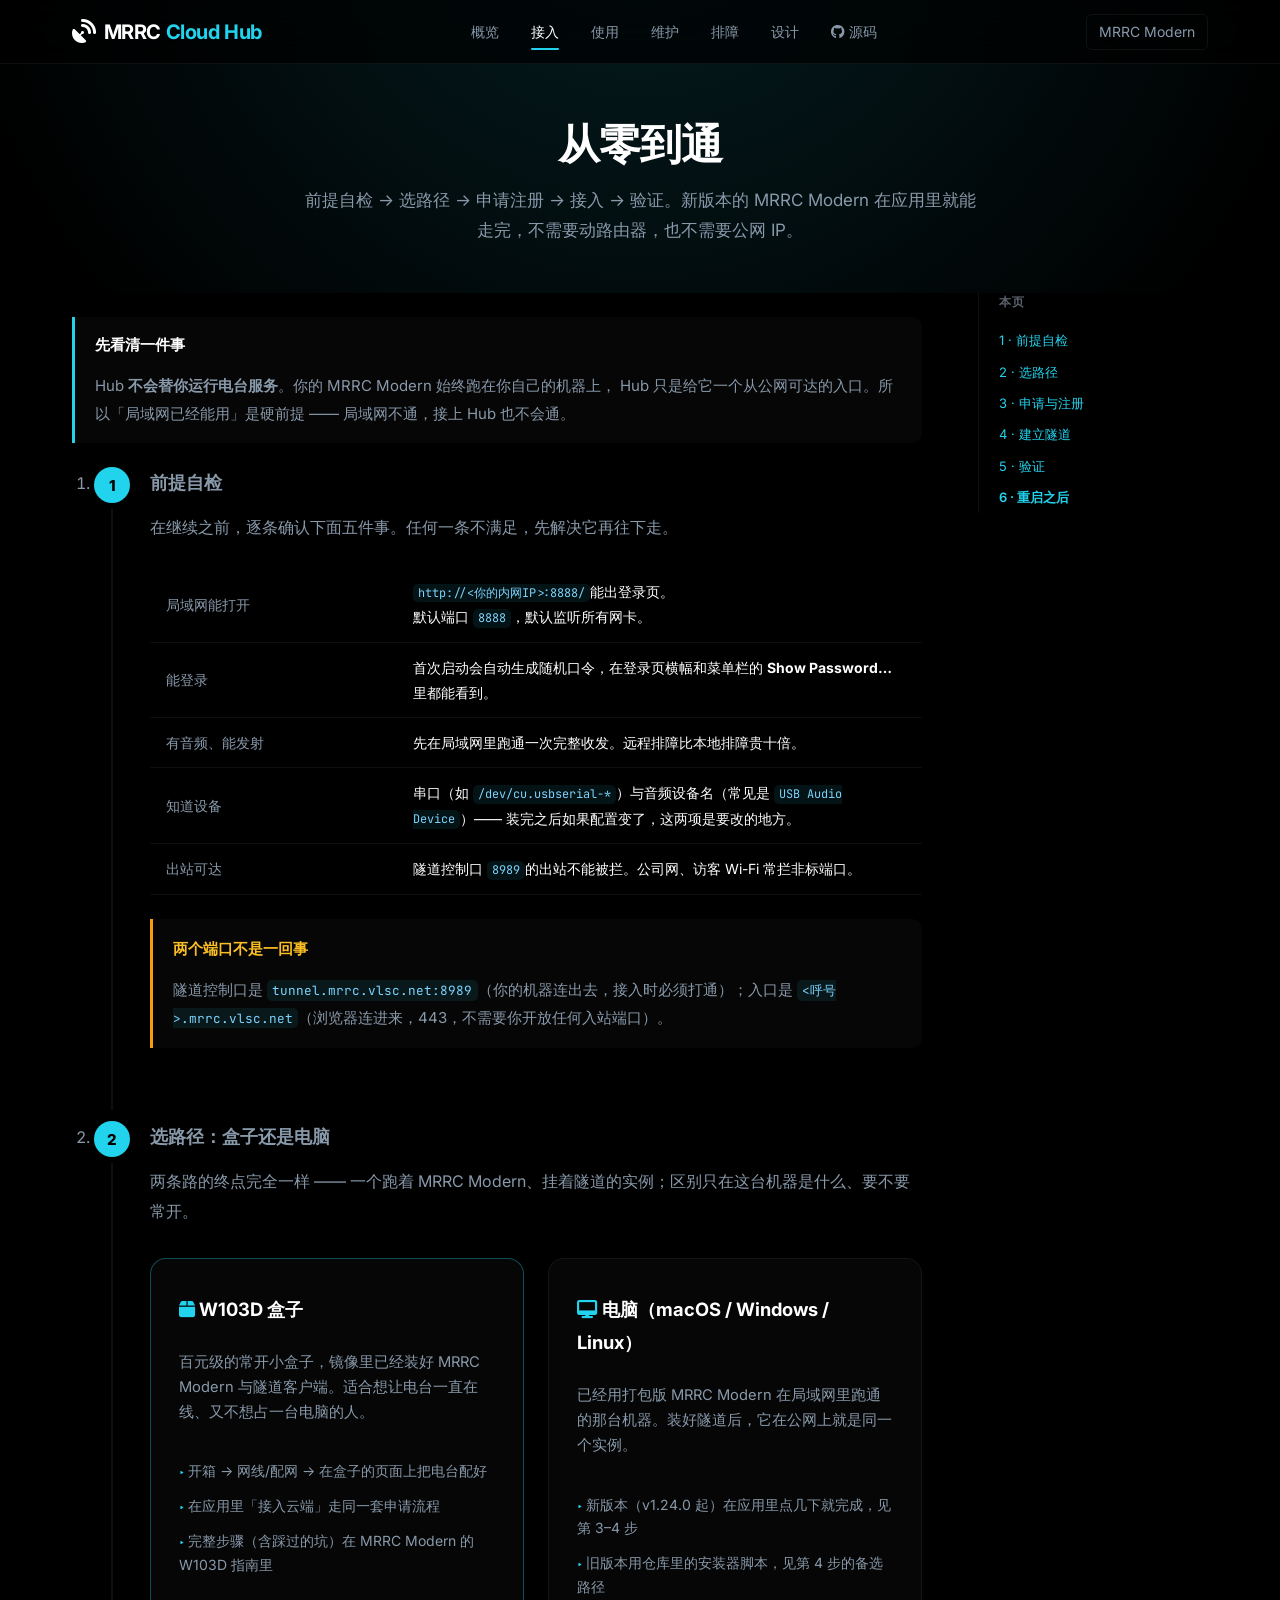
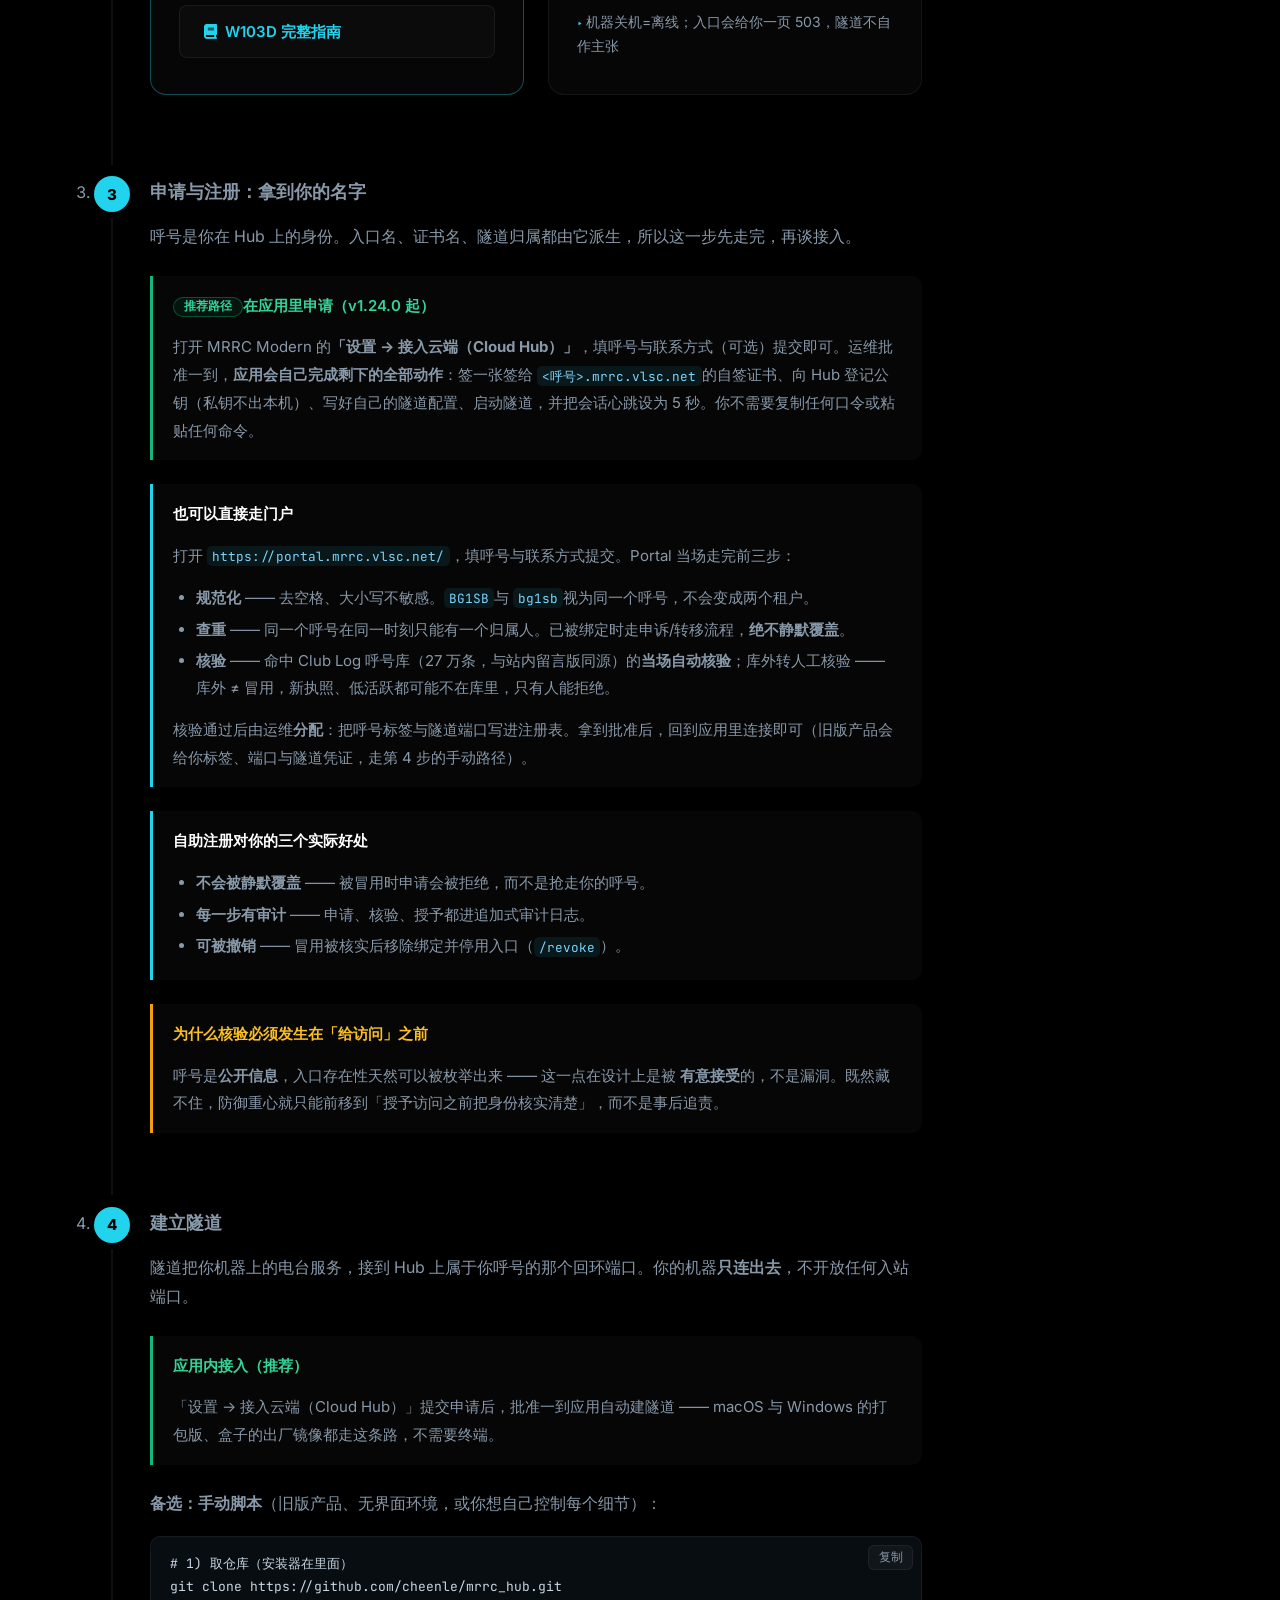
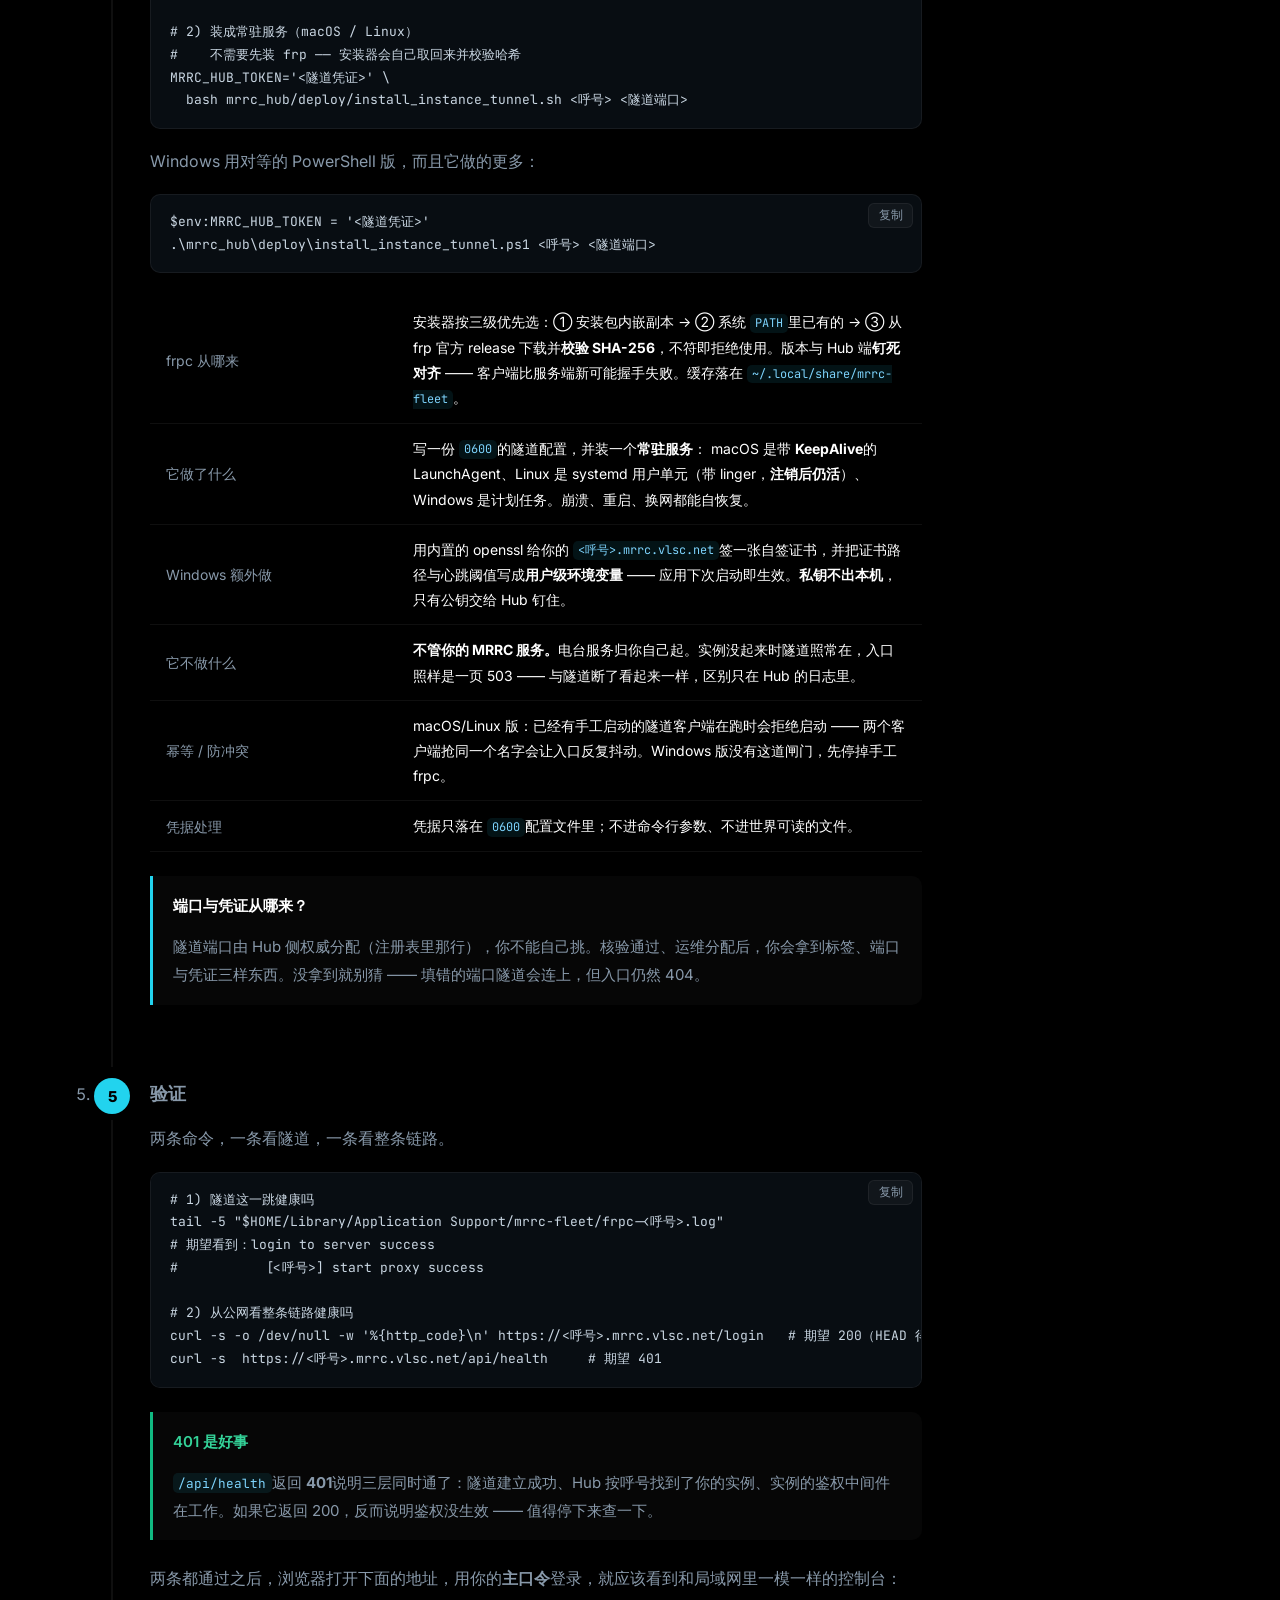
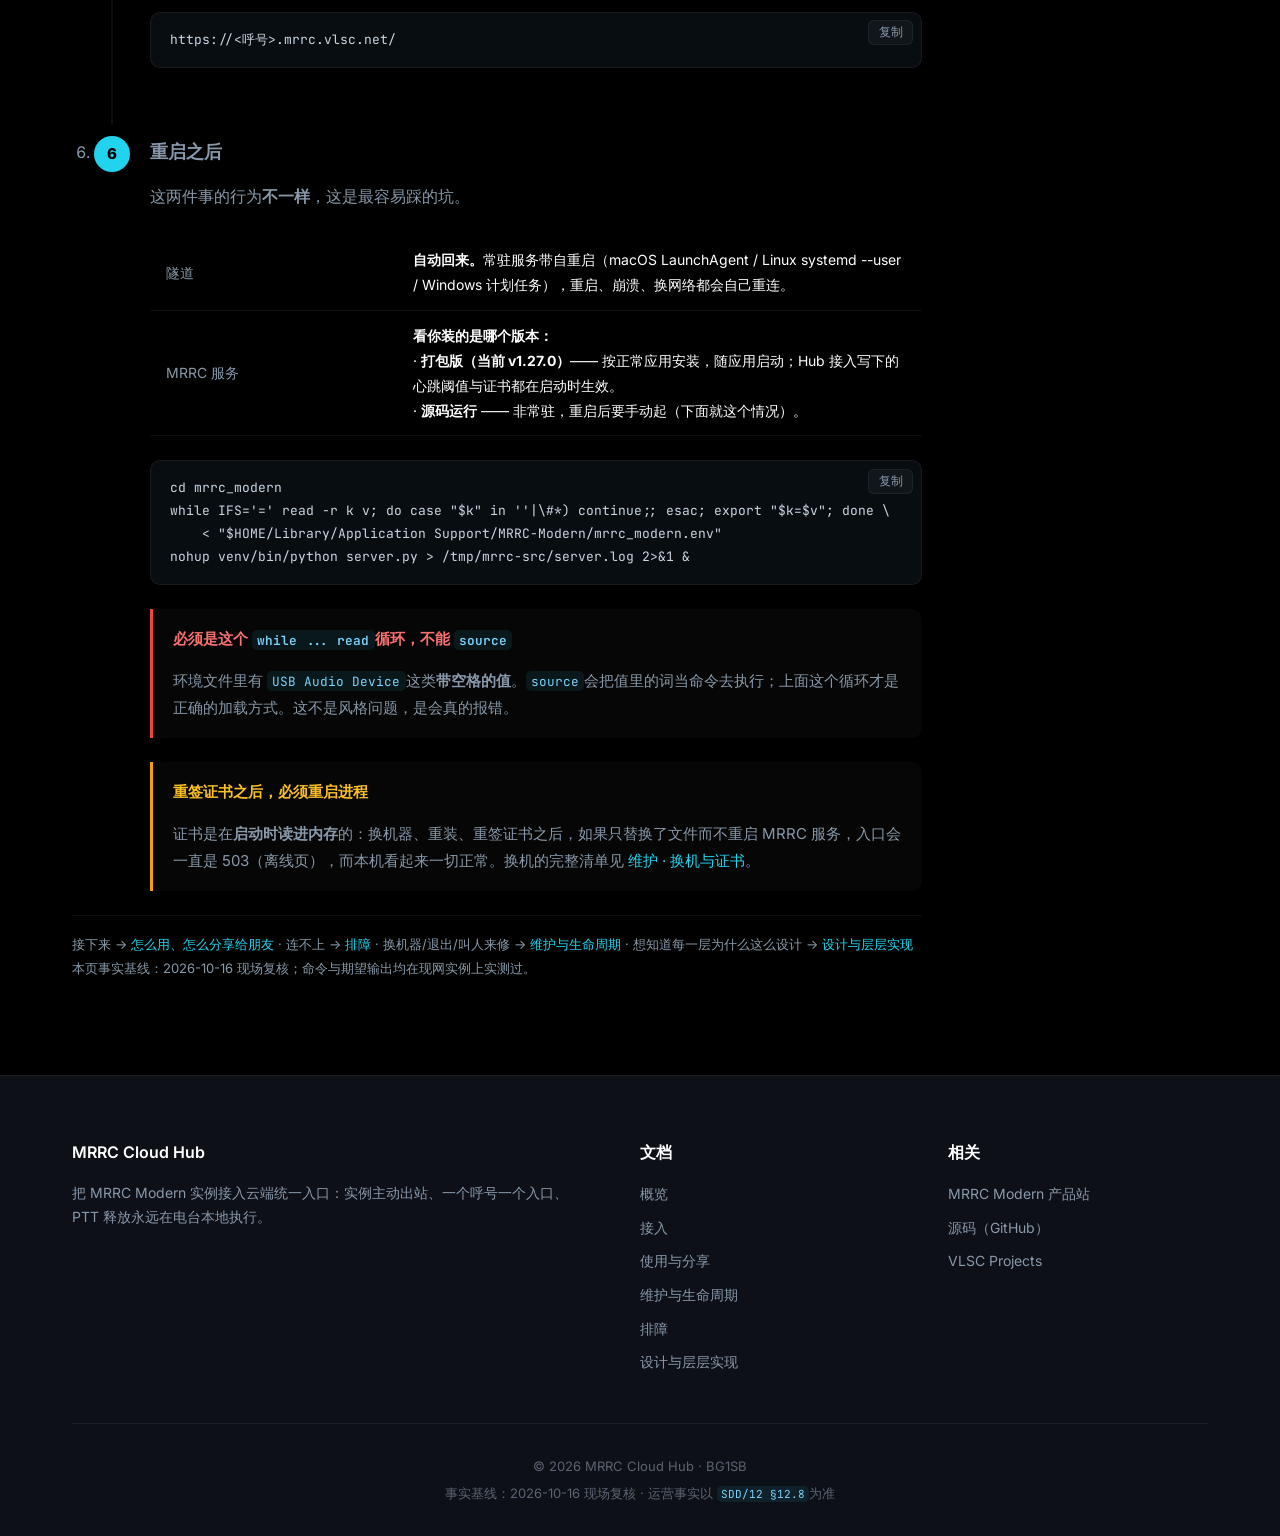
<file: website/start.html>
<!doctype html>
<html lang="zh-CN">
  <head>
    <meta charset="UTF-8" />
    <meta name="viewport" content="width=device-width, initial-scale=1.0" />
    <meta
      name="description"
      content="把 MRRC Modern 接入 MRRC Cloud Hub：前提自检、选路径（W103D 盒子或电脑）、呼号申请与注册、建立隧道、验证入口。含可直接复制的命令与期望输出。"
    />
    <meta name="author" content="BG1SB" />
    <meta name="theme-color" content="#000000" />
    <title>接入 · MRRC Cloud Hub</title>
    <link rel="preconnect" href="https://fonts.googleapis.com" />
    <link rel="preconnect" href="https://fonts.gstatic.com" crossorigin />
    <link
      href="https://fonts.googleapis.com/css2?family=Inter:wght@400;500;600;700&family=JetBrains+Mono:wght@400;500&display=swap"
      rel="stylesheet"
    />
    <link rel="stylesheet" href="css/octen.css?v=1" />
    <link rel="stylesheet" href="css/hub.css?v=1" />
    <link
      rel="stylesheet"
      href="https://cdnjs.cloudflare.com/ajax/libs/font-awesome/6.4.0/css/all.min.css"
    />
    <link
      rel="icon"
      type="image/svg+xml"
      href="data:image/svg+xml,<svg xmlns='http://www.w3.org/2000/svg' viewBox='0 0 100 100'><rect fill='%2322d3ee' width='100' height='100' rx='20'/><text y='.9em' x='50%' text-anchor='middle' font-size='60'>📡</text></svg>"
    />
  </head>
  <body data-site="mrrc_hub">
    <a href="#main" class="hub-skip">跳到主要内容</a>

    <nav class="navbar">
      <div class="container navbar-content">
        <a href="index.html" class="logo">
          <span class="logo-icon"><i class="fas fa-satellite-dish"></i></span>
          <span>MRRC <span style="color: var(--accent)">Cloud Hub</span></span>
        </a>
        <ul class="nav-links">
          <li><a href="index.html">概览</a></li>
          <li>
            <a href="start.html" class="active" aria-current="page">接入</a>
          </li>
          <li><a href="use.html">使用</a></li>
          <li><a href="maintain.html">维护</a></li>
          <li><a href="trouble.html">排障</a></li>
          <li><a href="design.html">设计</a></li>
          <li>
            <a
              href="https://github.com/cheenle/mrrc_hub"
              target="_blank"
              rel="noopener"
              ><i class="fab fa-github"></i> 源码</a
            >
          </li>
        </ul>
        <div class="nav-actions">
          <a href="https://www.vlsc.net/mrrc_modern/" class="lang-btn"
            >MRRC Modern</a
          >
          <button
            class="mobile-menu-toggle"
            aria-label="打开菜单"
            onclick="toggleMobileMenu()"
          >
            <i class="fas fa-bars"></i>
          </button>
        </div>
      </div>
    </nav>

    <header class="hub-hero">
      <h1>从零到通</h1>
      <p>
        前提自检 → 选路径 → 申请注册 → 接入 → 验证。新版本的 MRRC Modern
        在应用里就能走完，不需要动路由器，也不需要公网 IP。
      </p>
    </header>

    <main id="main" class="hub-shell">
      <nav class="hub-toc" aria-label="本页目录">
        <h4>本页</h4>
        <ul>
          <li><a href="#precheck">1 · 前提自检</a></li>
          <li><a href="#path">2 · 选路径</a></li>
          <li><a href="#register">3 · 申请与注册</a></li>
          <li><a href="#tunnel">4 · 建立隧道</a></li>
          <li><a href="#verify">5 · 验证</a></li>
          <li><a href="#restart">6 · 重启之后</a></li>
        </ul>
      </nav>

      <div class="hub-prose">
        <div class="hub-callout">
          <span class="hub-callout-title">先看清一件事</span>
          <p>
            Hub <b>不会替你运行电台服务</b>。你的 MRRC Modern
            始终跑在你自己的机器上， Hub
            只是给它一个从公网可达的入口。所以「局域网已经能用」是硬前提 ——
            局域网不通，接上 Hub 也不会通。
          </p>
        </div>

        <ol class="hub-steps">
          <li id="precheck">
            <h3>前提自检</h3>
            <p>
              在继续之前，逐条确认下面五件事。任何一条不满足，先解决它再往下走。
            </p>
            <div class="hub-table-wrap">
              <table class="hub-facts">
                <tbody>
                  <tr>
                    <td>局域网能打开</td>
                    <td>
                      <code>http://&lt;你的内网IP&gt;:8888/</code
                      >能出登录页。<br />
                      默认端口 <code>8888</code>，默认监听所有网卡。
                    </td>
                  </tr>
                  <tr>
                    <td>能登录</td>
                    <td>
                      首次启动会自动生成随机口令，在登录页横幅和菜单栏的
                      <b>Show Password…</b>里都能看到。
                    </td>
                  </tr>
                  <tr>
                    <td>有音频、能发射</td>
                    <td>
                      先在局域网里跑通一次完整收发。远程排障比本地排障贵十倍。
                    </td>
                  </tr>
                  <tr>
                    <td>知道设备</td>
                    <td>
                      串口（如
                      <code>/dev/cu.usbserial-*</code>）与音频设备名（常见是
                      <code>USB Audio Device</code>）——
                      装完之后如果配置变了，这两项是要改的地方。
                    </td>
                  </tr>
                  <tr>
                    <td>出站可达</td>
                    <td>
                      隧道控制口 <code>8989</code>的出站不能被拦。公司网、访客
                      Wi-Fi 常拦非标端口。
                    </td>
                  </tr>
                </tbody>
              </table>
            </div>
            <div class="hub-callout warn">
              <span class="hub-callout-title">两个端口不是一回事</span>
              <p>
                隧道控制口是
                <code>tunnel.mrrc.vlsc.net:8989</code
                >（你的机器连出去，接入时必须打通）；入口是
                <code>&lt;呼号&gt;.mrrc.vlsc.net</code
                >（浏览器连进来，443，不需要你开放任何入站端口）。
              </p>
            </div>
          </li>

          <li id="path">
            <h3>选路径：盒子还是电脑</h3>
            <p>
              两条路的终点完全一样 —— 一个跑着 MRRC
              Modern、挂着隧道的实例；区别只在这台机器是什么、要不要常开。
            </p>
            <div class="hub-tracks">
              <div class="hub-track pri">
                <h3>
                  <i class="fas fa-box" style="color: var(--accent)"></i>
                  W103D 盒子
                </h3>
                <p>
                  百元级的常开小盒子，镜像里已经装好 MRRC Modern
                  与隧道客户端。适合想让电台一直在线、又不想占一台电脑的人。
                </p>
                <ul>
                  <li>开箱 → 网线/配网 → 在盒子的页面上把电台配好</li>
                  <li>在应用里「接入云端」走同一套申请流程</li>
                  <li>完整步骤（含踩过的坑）在 MRRC Modern 的 W103D 指南里</li>
                </ul>
                <a
                  href="https://www.vlsc.net/mrrc_modern/zh/w103d.html"
                  class="btn btn-secondary"
                  style="margin-top: 1.25rem"
                >
                  <i class="fas fa-book"></i> W103D 完整指南
                </a>
              </div>
              <div class="hub-track">
                <h3>
                  <i class="fas fa-desktop" style="color: var(--accent)"></i>
                  电脑（macOS / Windows / Linux）
                </h3>
                <p>
                  已经用打包版 MRRC Modern
                  在局域网里跑通的那台机器。装好隧道后，它在公网上就是同一个实例。
                </p>
                <ul>
                  <li>新版本（v1.24.0 起）在应用里点几下就完成，见第 3–4 步</li>
                  <li>旧版本用仓库里的安装器脚本，见第 4 步的备选路径</li>
                  <li>机器关机=离线；入口会给你一页 503，隧道不自作主张</li>
                </ul>
              </div>
            </div>
          </li>

          <li id="register">
            <h3>申请与注册：拿到你的名字</h3>
            <p>
              呼号是你在 Hub
              上的身份。入口名、证书名、隧道归属都由它派生，所以这一步先走完，再谈接入。
            </p>

            <div class="hub-callout ok">
              <span class="hub-callout-title">
                <span class="hub-badge live">推荐路径</span
                >在应用里申请（v1.24.0 起）
              </span>
              <p>
                打开 MRRC Modern 的<b>「设置 → 接入云端（Cloud Hub）」</b
                >，填呼号与联系方式（可选）提交即可。运维批准一到，<b>应用会自己完成剩下的全部动作</b>：签一张签给
                <code>&lt;呼号&gt;.mrrc.vlsc.net</code>的自签证书、向 Hub
                登记公钥（私钥不出本机）、写好自己的隧道配置、启动隧道，并把会话心跳设为
                5 秒。你不需要复制任何口令或粘贴任何命令。
              </p>
            </div>

            <div class="hub-callout">
              <span class="hub-callout-title">也可以直接走门户</span>
              <p>
                打开
                <code>https://portal.mrrc.vlsc.net/</code
                >，填呼号与联系方式提交。Portal 当场走完前三步：
              </p>
              <ul>
                <li>
                  <b>规范化</b> —— 去空格、大小写不敏感。<code>BG1SB</code>与
                  <code>bg1sb</code>视为同一个呼号，不会变成两个租户。
                </li>
                <li>
                  <b>查重</b> ——
                  同一个呼号在同一时刻只能有一个归属人。已被绑定时走申诉/转移流程，<b>绝不静默覆盖</b>。
                </li>
                <li>
                  <b>核验</b> —— 命中 Club Log 呼号库（27
                  万条，与站内留言版同源）的<b>当场自动核验</b>；库外转人工核验
                  —— 库外 ≠ 冒用，新执照、低活跃都可能不在库里，只有人能拒绝。
                </li>
              </ul>
              <p>
                核验通过后由运维<b>分配</b>：把呼号标签与隧道端口写进注册表。拿到批准后，回到应用里连接即可（旧版产品会给你标签、端口与隧道凭证，走第
                4 步的手动路径）。
              </p>
            </div>

            <div class="hub-callout">
              <span class="hub-callout-title">自助注册对你的三个实际好处</span>
              <ul>
                <li>
                  <b>不会被静默覆盖</b> ——
                  被冒用时申请会被拒绝，而不是抢走你的呼号。
                </li>
                <li>
                  <b>每一步有审计</b> —— 申请、核验、授予都进追加式审计日志。
                </li>
                <li>
                  <b>可被撤销</b> ——
                  冒用被核实后移除绑定并停用入口（<code>/revoke</code>）。
                </li>
              </ul>
            </div>

            <div class="hub-callout warn">
              <span class="hub-callout-title"
                >为什么核验必须发生在「给访问」之前</span
              >
              <p>
                呼号是<b>公开信息</b>，入口存在性天然可以被枚举出来 ——
                这一点在设计上是被
                <b>有意接受</b
                >的，不是漏洞。既然藏不住，防御重心就只能前移到「授予访问之前把身份核实清楚」，而不是事后追责。
              </p>
            </div>
          </li>

          <li id="tunnel">
            <h3>建立隧道</h3>
            <p>
              隧道把你机器上的电台服务，接到 Hub
              上属于你呼号的那个回环端口。你的机器<b>只连出去</b>，不开放任何入站端口。
            </p>

            <div class="hub-callout ok">
              <span class="hub-callout-title">应用内接入（推荐）</span>
              <p>
                「设置 → 接入云端（Cloud
                Hub）」提交申请后，批准一到应用自动建隧道 —— macOS 与 Windows
                的打包版、盒子的出厂镜像都走这条路，不需要终端。
              </p>
            </div>

            <p>
              <b>备选：手动脚本</b
              >（旧版产品、无界面环境，或你想自己控制每个细节）：
            </p>

            <div class="hub-code">
              <pre><code># 1) 取仓库（安装器在里面）
git clone https://github.com/cheenle/mrrc_hub.git

# 2) 装成常驻服务（macOS / Linux）
#    不需要先装 frp —— 安装器会自己取回来并校验哈希
MRRC_HUB_TOKEN='&lt;隧道凭证&gt;' \
  bash mrrc_hub/deploy/install_instance_tunnel.sh &lt;呼号&gt; &lt;隧道端口&gt;</code></pre>
            </div>

            <p>Windows 用对等的 PowerShell 版，而且它做的更多：</p>

            <div class="hub-code">
              <pre><code>$env:MRRC_HUB_TOKEN = '&lt;隧道凭证&gt;'
.\mrrc_hub\deploy\install_instance_tunnel.ps1 &lt;呼号&gt; &lt;隧道端口&gt;</code></pre>
            </div>

            <div class="hub-table-wrap">
              <table class="hub-facts">
                <tbody>
                  <tr>
                    <td>frpc 从哪来</td>
                    <td>
                      安装器按三级优先选：① 安装包内嵌副本 → ② 系统
                      <code>PATH</code>里已有的 → ③ 从 frp 官方 release 下载并<b
                        >校验 SHA-256</b
                      >，不符即拒绝使用。版本与 Hub 端<b>钉死对齐</b> ——
                      客户端比服务端新可能握手失败。缓存落在
                      <code>~/.local/share/mrrc-fleet</code>。
                    </td>
                  </tr>
                  <tr>
                    <td>它做了什么</td>
                    <td>
                      写一份
                      <code>0600</code>的隧道配置，并装一个<b>常驻服务</b>：
                      macOS 是带 <b>KeepAlive</b>的 LaunchAgent、Linux 是
                      systemd 用户单元（带 linger，<b>注销后仍活</b>）、Windows
                      是计划任务。崩溃、重启、换网都能自恢复。
                    </td>
                  </tr>
                  <tr>
                    <td>Windows 额外做</td>
                    <td>
                      用内置的 openssl 给你的
                      <code>&lt;呼号&gt;.mrrc.vlsc.net</code
                      >签一张自签证书，并把证书路径与心跳阈值写成<b
                        >用户级环境变量</b
                      >
                      —— 应用下次启动即生效。<b>私钥不出本机</b>，只有公钥交给
                      Hub 钉住。
                    </td>
                  </tr>
                  <tr>
                    <td>它不做什么</td>
                    <td>
                      <b>不管你的 MRRC 服务。</b
                      >电台服务归你自己起。实例没起来时隧道照常在，入口照样是一页
                      503 —— 与隧道断了看起来一样，区别只在 Hub 的日志里。
                    </td>
                  </tr>
                  <tr>
                    <td>幂等 / 防冲突</td>
                    <td>
                      macOS/Linux 版：已经有手工启动的隧道客户端在跑时会拒绝启动
                      —— 两个客户端抢同一个名字会让入口反复抖动。Windows
                      版没有这道闸门，先停掉手工 frpc。
                    </td>
                  </tr>
                  <tr>
                    <td>凭据处理</td>
                    <td>
                      凭据只落在
                      <code>0600</code
                      >配置文件里；不进命令行参数、不进世界可读的文件。
                    </td>
                  </tr>
                </tbody>
              </table>
            </div>

            <div class="hub-callout">
              <span class="hub-callout-title">端口与凭证从哪来？</span>
              <p>
                隧道端口由 Hub
                侧权威分配（注册表里那行），你不能自己挑。核验通过、运维分配后，你会拿到标签、端口与凭证三样东西。没拿到就别猜
                —— 填错的端口隧道会连上，但入口仍然 404。
              </p>
            </div>
          </li>

          <li id="verify">
            <h3>验证</h3>
            <p>两条命令，一条看隧道，一条看整条链路。</p>

            <div class="hub-code">
              <pre><code># 1) 隧道这一跳健康吗
tail -5 "$HOME/Library/Application Support/mrrc-fleet/frpc-&lt;呼号&gt;.log"
# 期望看到：login to server success
#           [&lt;呼号&gt;] start proxy success

# 2) 从公网看整条链路健康吗
curl -s -o /dev/null -w '%{http_code}\n' https://&lt;呼号&gt;.mrrc.vlsc.net/login   # 期望 200（HEAD 得 405）
curl -s  https://&lt;呼号&gt;.mrrc.vlsc.net/api/health     # 期望 401</code></pre>
            </div>

            <div class="hub-callout ok">
              <span class="hub-callout-title">401 是好事</span>
              <p>
                <code>/api/health</code>返回
                <b>401</b>说明三层同时通了：隧道建立成功、Hub
                按呼号找到了你的实例、实例的鉴权中间件在工作。如果它返回
                200，反而说明鉴权没生效 —— 值得停下来查一下。
              </p>
            </div>

            <p>
              两条都通过之后，浏览器打开下面的地址，用你的<b>主口令</b>登录，就应该看到和局域网里一模一样的控制台：
            </p>

            <div class="hub-code">
              <pre><code>https://&lt;呼号&gt;.mrrc.vlsc.net/</code></pre>
            </div>
          </li>

          <li id="restart">
            <h3>重启之后</h3>
            <p>这两件事的行为<b>不一样</b>，这是最容易踩的坑。</p>

            <div class="hub-table-wrap">
              <table class="hub-facts">
                <tbody>
                  <tr>
                    <td>隧道</td>
                    <td>
                      <b>自动回来。</b>常驻服务带自重启（macOS LaunchAgent /
                      Linux systemd --user / Windows
                      计划任务），重启、崩溃、换网络都会自己重连。
                    </td>
                  </tr>
                  <tr>
                    <td>MRRC 服务</td>
                    <td>
                      <b>看你装的是哪个版本：</b><br />
                      · <b>打包版（当前 v1.27.0）</b>——
                      按正常应用安装，随应用启动；Hub
                      接入写下的心跳阈值与证书都在启动时生效。<br />
                      · <b>源码运行</b> ——
                      非常驻，重启后要手动起（下面就这个情况）。
                    </td>
                  </tr>
                </tbody>
              </table>
            </div>

            <div class="hub-code">
              <pre><code>cd mrrc_modern
while IFS='=' read -r k v; do case "$k" in ''|\#*) continue;; esac; export "$k=$v"; done \
    &lt; "$HOME/Library/Application Support/MRRC-Modern/mrrc_modern.env"
nohup venv/bin/python server.py &gt; /tmp/mrrc-src/server.log 2&gt;&amp;1 &amp;</code></pre>
            </div>

            <div class="hub-callout danger">
              <span class="hub-callout-title"
                >必须是这个 <code>while ... read</code>循环，不能
                <code>source</code></span
              >
              <p>
                环境文件里有
                <code>USB Audio Device</code
                >这类<b>带空格的值</b>。<code>source</code>会把值里的词当命令去执行；上面这个循环才是正确的加载方式。这不是风格问题，是会真的报错。
              </p>
            </div>

            <div class="hub-callout warn">
              <span class="hub-callout-title">重签证书之后，必须重启进程</span>
              <p>
                证书是在<b>启动时读进内存</b>的：换机器、重装、重签证书之后，如果只替换了文件而不重启
                MRRC 服务，入口会一直是
                503（离线页），而本机看起来一切正常。换机的完整清单见
                <a href="maintain.html#rotate" style="color: var(--accent)"
                  >维护 · 换机与证书</a
                >。
              </p>
            </div>
          </li>
        </ol>

        <p class="hub-note">
          接下来 →
          <a href="use.html" style="color: var(--accent)"
            >怎么用、怎么分享给朋友</a
          >
          · 连不上 →
          <a href="trouble.html" style="color: var(--accent)">排障</a> ·
          换机器/退出/叫人来修 →
          <a href="maintain.html" style="color: var(--accent)"
            >维护与生命周期</a
          >
          · 想知道每一层为什么这么设计 →
          <a href="design.html" style="color: var(--accent)">设计与层层实现</a>
          <br />
          本页事实基线：2026-10-16
          现场复核；命令与期望输出均在现网实例上实测过。
        </p>
      </div>
    </main>

    <footer class="footer">
      <div class="container">
        <div class="footer-grid">
          <div class="footer-section">
            <h4>MRRC Cloud Hub</h4>
            <p>
              把 MRRC Modern
              实例接入云端统一入口：实例主动出站、一个呼号一个入口、PTT
              释放永远在电台本地执行。
            </p>
          </div>
          <div class="footer-section">
            <h4>文档</h4>
            <ul>
              <li><a href="index.html">概览</a></li>
              <li><a href="start.html">接入</a></li>
              <li><a href="use.html">使用与分享</a></li>
              <li><a href="maintain.html">维护与生命周期</a></li>
              <li><a href="trouble.html">排障</a></li>
              <li><a href="design.html">设计与层层实现</a></li>
            </ul>
          </div>
          <div class="footer-section">
            <h4>相关</h4>
            <ul>
              <li>
                <a href="https://www.vlsc.net/mrrc_modern/"
                  >MRRC Modern 产品站</a
                >
              </li>
              <li>
                <a
                  href="https://github.com/cheenle/mrrc_hub"
                  target="_blank"
                  rel="noopener"
                  >源码（GitHub）</a
                >
              </li>
              <li>
                <a href="https://www.vlsc.net/" target="_blank" rel="noopener"
                  >VLSC Projects</a
                >
              </li>
            </ul>
          </div>
        </div>
        <div class="footer-bottom">
          <p>© 2026 MRRC Cloud Hub · BG1SB</p>
          <p>
            事实基线：2026-10-16 现场复核 · 运营事实以
            <code>SDD/12 §12.8</code>为准
          </p>
        </div>
      </div>
    </footer>

    <script src="js/hub.js"></script>
    <script src="https://www.vlsc.net/js/global-nav.js?v=9" defer></script>
  </body>
</html>
</file>
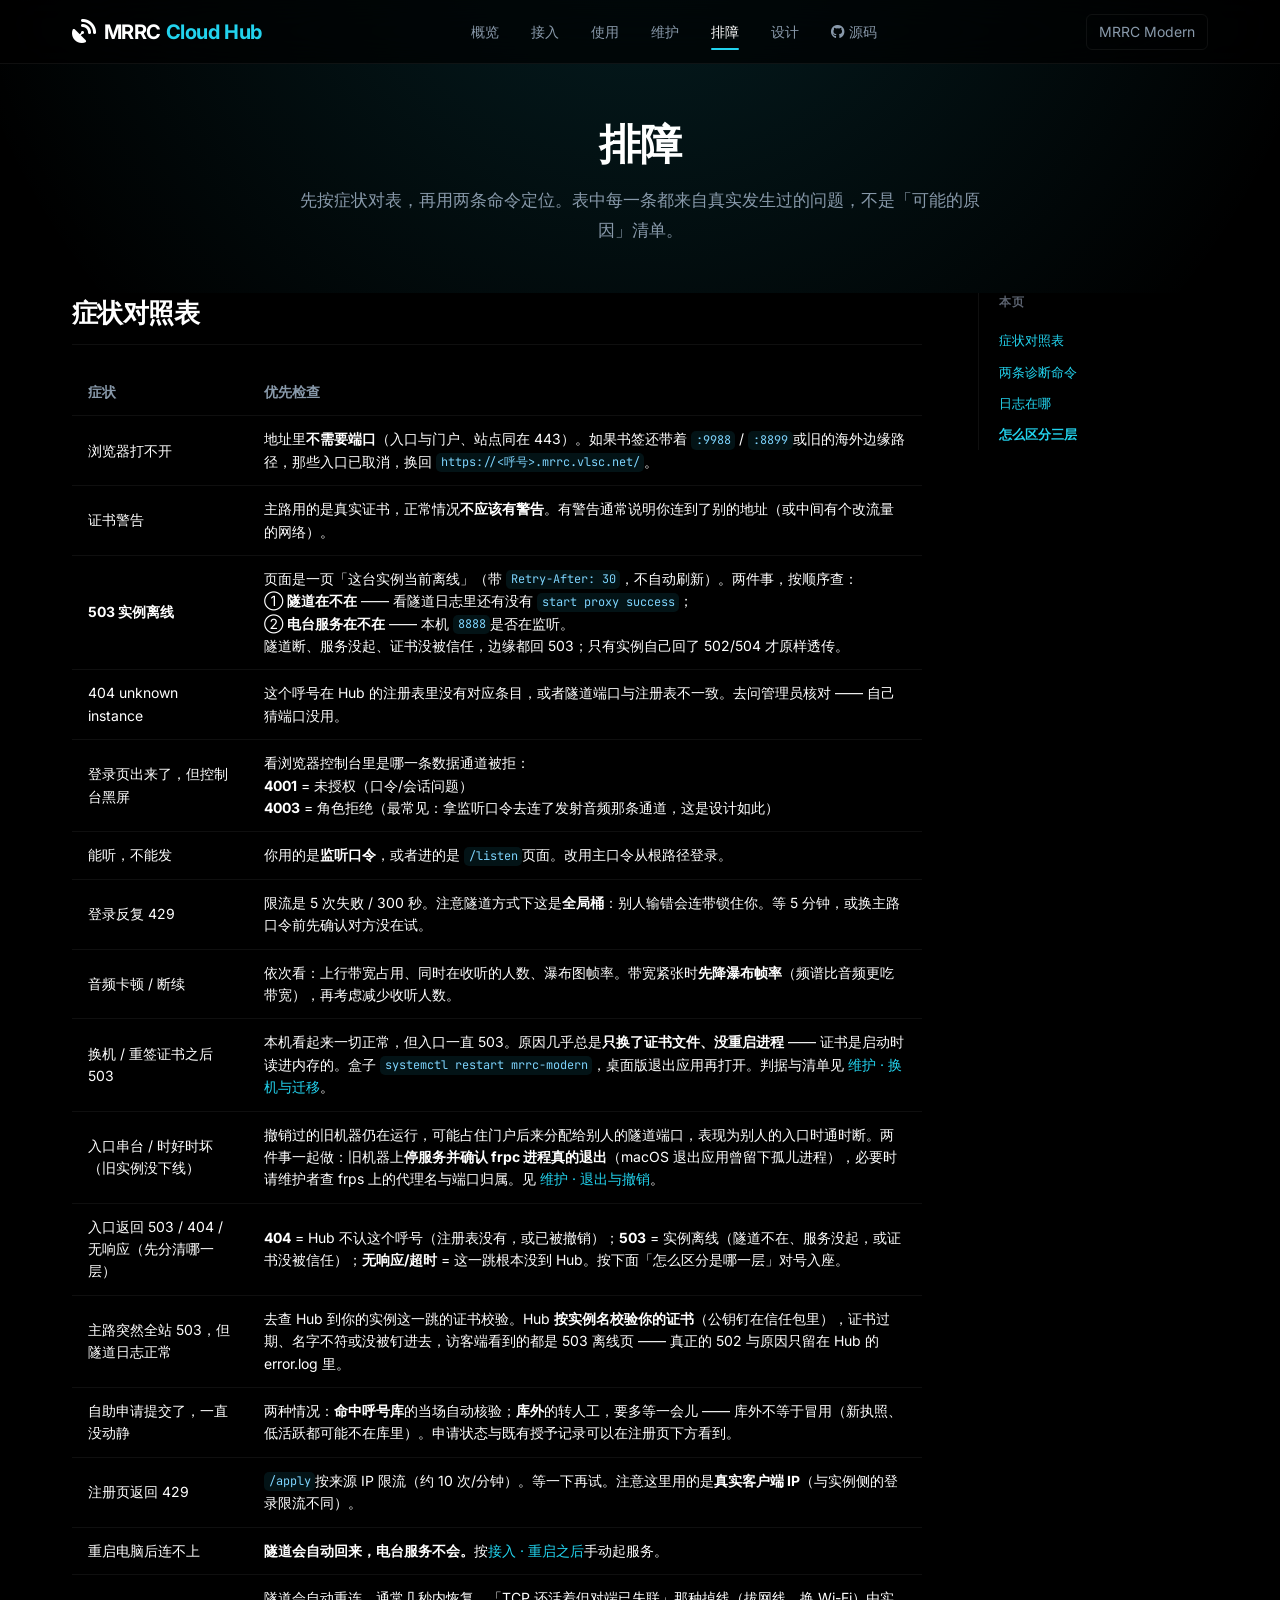
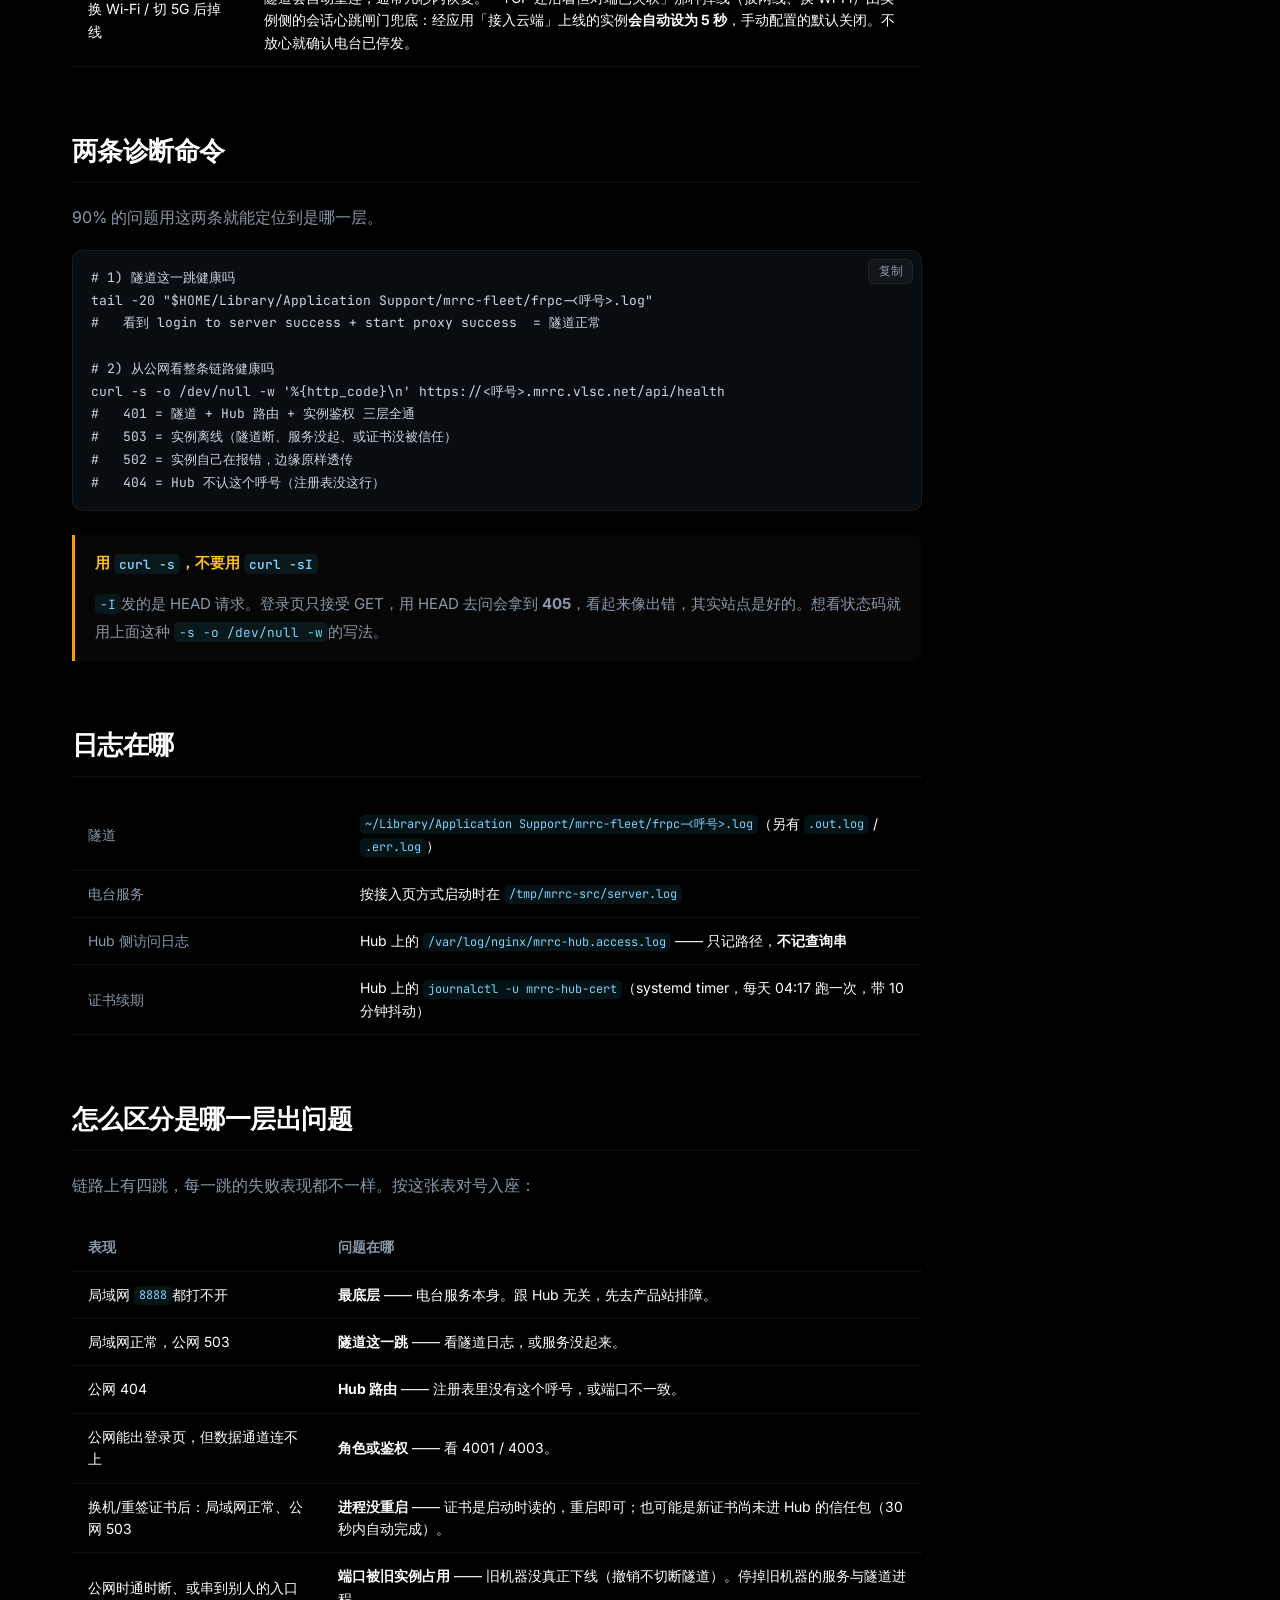
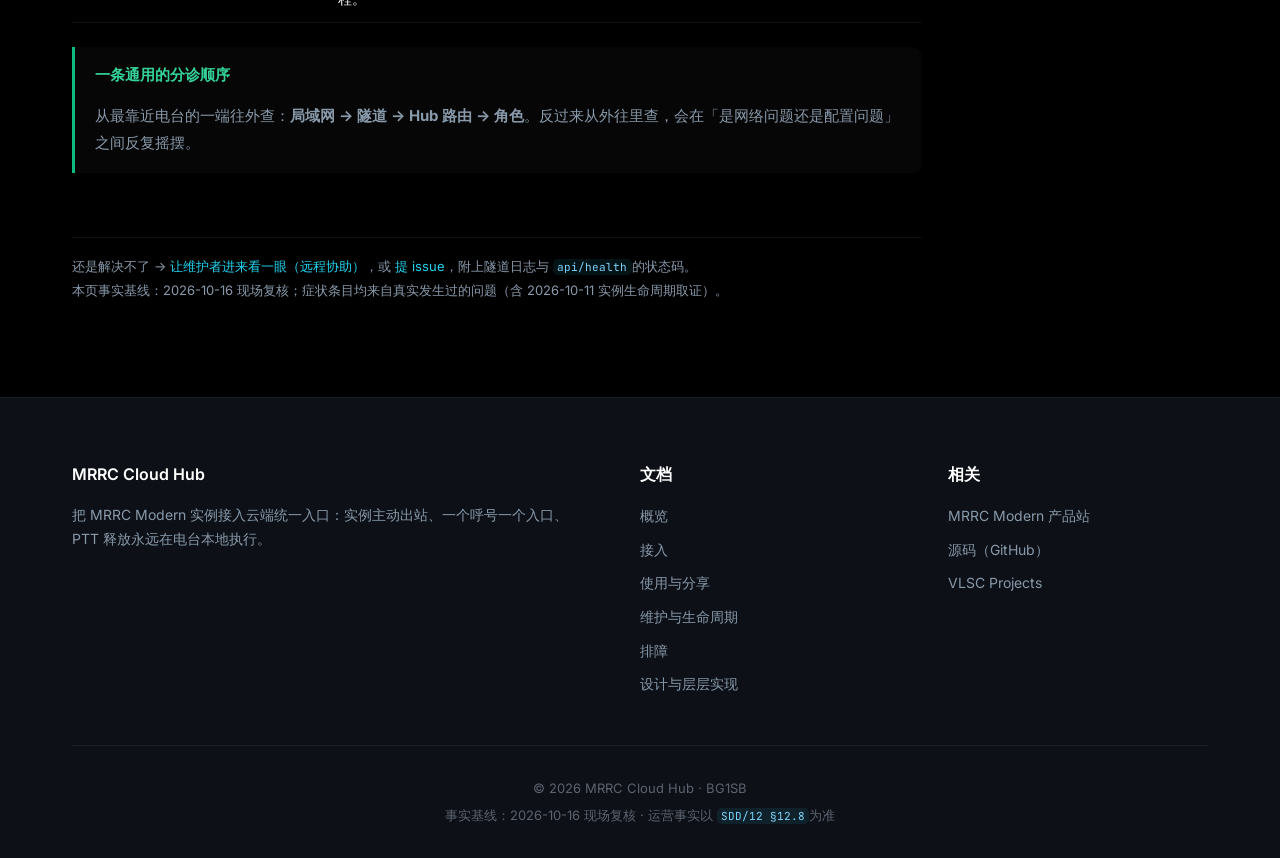
<file: website/trouble.html>
<!doctype html>
<html lang="zh-CN">
  <head>
    <meta charset="UTF-8" />
    <meta name="viewport" content="width=device-width, initial-scale=1.0" />
    <meta
      name="description"
      content="MRRC Cloud Hub 排障手册：症状到原因的对照表、两条诊断命令、日志位置，含实测抓到过的真实问题。"
    />
    <meta name="author" content="BG1SB" />
    <meta name="theme-color" content="#000000" />
    <title>排障 · MRRC Cloud Hub</title>
    <link rel="preconnect" href="https://fonts.googleapis.com" />
    <link rel="preconnect" href="https://fonts.gstatic.com" crossorigin />
    <link
      href="https://fonts.googleapis.com/css2?family=Inter:wght@400;500;600;700&family=JetBrains+Mono:wght@400;500&display=swap"
      rel="stylesheet"
    />
    <link rel="stylesheet" href="css/octen.css?v=1" />
    <link rel="stylesheet" href="css/hub.css?v=1" />
    <link
      rel="stylesheet"
      href="https://cdnjs.cloudflare.com/ajax/libs/font-awesome/6.4.0/css/all.min.css"
    />
    <link
      rel="icon"
      type="image/svg+xml"
      href="data:image/svg+xml,<svg xmlns='http://www.w3.org/2000/svg' viewBox='0 0 100 100'><rect fill='%2322d3ee' width='100' height='100' rx='20'/><text y='.9em' x='50%' text-anchor='middle' font-size='60'>📡</text></svg>"
    />
  </head>
  <body data-site="mrrc_hub">
    <a href="#main" class="hub-skip">跳到主要内容</a>

    <nav class="navbar">
      <div class="container navbar-content">
        <a href="index.html" class="logo">
          <span class="logo-icon"><i class="fas fa-satellite-dish"></i></span>
          <span>MRRC <span style="color: var(--accent)">Cloud Hub</span></span>
        </a>
        <ul class="nav-links">
          <li><a href="index.html">概览</a></li>
          <li><a href="start.html">接入</a></li>
          <li><a href="use.html">使用</a></li>
          <li><a href="maintain.html">维护</a></li>
          <li>
            <a href="trouble.html" class="active" aria-current="page">排障</a>
          </li>
          <li><a href="design.html">设计</a></li>
          <li>
            <a
              href="https://github.com/cheenle/mrrc_hub"
              target="_blank"
              rel="noopener"
              ><i class="fab fa-github"></i> 源码</a
            >
          </li>
        </ul>
        <div class="nav-actions">
          <a href="https://www.vlsc.net/mrrc_modern/" class="lang-btn"
            >MRRC Modern</a
          >
          <button
            class="mobile-menu-toggle"
            aria-label="打开菜单"
            onclick="toggleMobileMenu()"
          >
            <i class="fas fa-bars"></i>
          </button>
        </div>
      </div>
    </nav>

    <header class="hub-hero">
      <h1>排障</h1>
      <p>
        先按症状对表，再用两条命令定位。表中每一条都来自真实发生过的问题，不是「可能的原因」清单。
      </p>
    </header>

    <main id="main" class="hub-shell">
      <nav class="hub-toc" aria-label="本页目录">
        <h4>本页</h4>
        <ul>
          <li><a href="#symptoms">症状对照表</a></li>
          <li><a href="#diag">两条诊断命令</a></li>
          <li><a href="#logs">日志在哪</a></li>
          <li><a href="#isolation">怎么区分三层</a></li>
        </ul>
      </nav>

      <div class="hub-prose">
        <section id="symptoms">
          <h2>症状对照表</h2>
          <div class="hub-table-wrap">
            <table>
              <thead>
                <tr>
                  <th scope="col">症状</th>
                  <th scope="col">优先检查</th>
                </tr>
              </thead>
              <tbody>
                <tr>
                  <td>浏览器打不开</td>
                  <td>
                    地址里<b>不需要端口</b>（入口与门户、站点同在
                    443）。如果书签还带着
                    <code>:9988</code> /
                    <code>:8899</code>或旧的海外边缘路径，那些入口已取消，换回
                    <code>https://&lt;呼号&gt;.mrrc.vlsc.net/</code>。
                  </td>
                </tr>
                <tr>
                  <td>证书警告</td>
                  <td>
                    主路用的是真实证书，正常情况<b>不应该有警告</b>。有警告通常说明你连到了别的地址（或中间有个改流量的网络）。
                  </td>
                </tr>
                <tr>
                  <td><b>503 实例离线</b></td>
                  <td>
                    页面是一页「这台实例当前离线」（带 <code>Retry-After: 30</code>，不自动刷新）。两件事，按顺序查：<br />
                    ① <b>隧道在不在</b> —— 看隧道日志里还有没有
                    <code>start proxy success</code>；<br />
                    ② <b>电台服务在不在</b> —— 本机
                    <code>8888</code>是否在监听。<br />
                    隧道断、服务没起、证书没被信任，边缘都回 503；只有实例自己回了 502/504 才原样透传。
                  </td>
                </tr>
                <tr>
                  <td>404 unknown instance</td>
                  <td>
                    这个呼号在 Hub
                    的注册表里没有对应条目，或者隧道端口与注册表不一致。去问管理员核对
                    —— 自己猜端口没用。
                  </td>
                </tr>
                <tr>
                  <td>登录页出来了，但控制台黑屏</td>
                  <td>
                    看浏览器控制台里是哪一条数据通道被拒：<br />
                    <b>4001</b> = 未授权（口令/会话问题）<br />
                    <b>4003</b> =
                    角色拒绝（最常见：拿监听口令去连了发射音频那条通道，这是设计如此）
                  </td>
                </tr>
                <tr>
                  <td>能听，不能发</td>
                  <td>
                    你用的是<b>监听口令</b>，或者进的是
                    <code>/listen</code>页面。改用主口令从根路径登录。
                  </td>
                </tr>
                <tr>
                  <td>登录反复 429</td>
                  <td>
                    限流是 5 次失败 / 300
                    秒。注意隧道方式下这是<b>全局桶</b>：别人输错会连带锁住你。等
                    5 分钟，或换主路口令前先确认对方没在试。
                  </td>
                </tr>
                <tr>
                  <td>音频卡顿 / 断续</td>
                  <td>
                    依次看：上行带宽占用、同时在收听的人数、瀑布图帧率。带宽紧张时<b>先降瀑布帧率</b>（频谱比音频更吃带宽），再考虑减少收听人数。
                  </td>
                </tr>
                <tr>
                  <td>换机 / 重签证书之后 503</td>
                  <td>
                    本机看起来一切正常，但入口一直 503。原因几乎总是<b
                      >只换了证书文件、没重启进程</b
                    >
                    —— 证书是启动时读进内存的。盒子
                    <code>systemctl restart mrrc-modern</code
                    >，桌面版退出应用再打开。判据与清单见
                    <a href="maintain.html#rotate" style="color: var(--accent)"
                      >维护 · 换机与迁移</a
                    >。
                  </td>
                </tr>
                <tr>
                  <td>入口串台 / 时好时坏（旧实例没下线）</td>
                  <td>
                    撤销过的旧机器仍在运行，可能占住门户后来分配给别人的隧道端口，表现为别人的入口时通时断。两件事一起做：旧机器上<b
                      >停服务并确认 frpc 进程真的退出</b
                    >（macOS 退出应用曾留下孤儿进程），必要时请维护者查 frps
                    上的代理名与端口归属。见
                    <a href="maintain.html#retire" style="color: var(--accent)"
                      >维护 · 退出与撤销</a
                    >。
                  </td>
                </tr>
                <tr>
                  <td>入口返回 503 / 404 / 无响应（先分清哪一层）</td>
                  <td>
                    <b>404</b> = Hub 不认这个呼号（注册表没有，或已被撤销）；<b
                      >503</b
                    >
                    = 实例离线（隧道不在、服务没起，或证书没被信任）；<b>无响应/超时</b> =
                    这一跳根本没到 Hub。按下面「怎么区分是哪一层」对号入座。
                  </td>
                </tr>
                <tr>
                  <td>主路突然全站 503，但隧道日志正常</td>
                  <td>
                    去查 Hub 到你的实例这一跳的证书校验。Hub
                    <b>按实例名校验你的证书</b
                    >（公钥钉在信任包里），证书过期、名字不符或没被钉进去，访客端看到的都是
                    503 离线页 —— 真正的 502 与原因只留在 Hub 的 error.log 里。
                  </td>
                </tr>
                <tr>
                  <td>自助申请提交了，一直没动静</td>
                  <td>
                    两种情况：<b>命中呼号库</b>的当场自动核验；<b>库外</b>的转人工，要多等一会儿
                    ——
                    库外不等于冒用（新执照、低活跃都可能不在库里）。申请状态与既有授予记录可以在注册页下方看到。
                  </td>
                </tr>
                <tr>
                  <td>注册页返回 429</td>
                  <td>
                    <code>/apply</code>按来源 IP 限流（约 10
                    次/分钟）。等一下再试。注意这里用的是<b>真实客户端 IP</b
                    >（与实例侧的登录限流不同）。
                  </td>
                </tr>
                <tr>
                  <td>重启电脑后连不上</td>
                  <td>
                    <b>隧道会自动回来，电台服务不会。</b>按<a
                      href="start.html#restart"
                      style="color: var(--accent)"
                      >接入 · 重启之后</a
                    >手动起服务。
                  </td>
                </tr>
                <tr>
                  <td>换 Wi-Fi / 切 5G 后掉线</td>
                  <td>
                    隧道会自动重连，通常几秒内恢复。「TCP
                    还活着但对端已失联」那种掉线（拔网线、换
                    Wi-Fi）由实例侧的会话心跳闸门兜底：经应用「接入云端」上线的实例<b
                      >会自动设为 5 秒</b
                    >，手动配置的默认关闭。不放心就确认电台已停发。
                  </td>
                </tr>
              </tbody>
            </table>
          </div>
        </section>

        <section id="diag">
          <h2>两条诊断命令</h2>
          <p>90% 的问题用这两条就能定位到是哪一层。</p>
          <div class="hub-code">
            <pre><code># 1) 隧道这一跳健康吗
tail -20 "$HOME/Library/Application Support/mrrc-fleet/frpc-&lt;呼号&gt;.log"
#   看到 login to server success + start proxy success  = 隧道正常

# 2) 从公网看整条链路健康吗
curl -s -o /dev/null -w '%{http_code}\n' https://&lt;呼号&gt;.mrrc.vlsc.net/api/health
#   401 = 隧道 + Hub 路由 + 实例鉴权 三层全通
#   503 = 实例离线（隧道断、服务没起、或证书没被信任）
#   502 = 实例自己在报错，边缘原样透传
#   404 = Hub 不认这个呼号（注册表没这行）</code></pre>
          </div>
          <div class="hub-callout warn">
            <span class="hub-callout-title"
              >用 <code>curl -s</code>，不要用 <code>curl -sI</code></span
            >
            <p>
              <code>-I</code>发的是 HEAD 请求。登录页只接受 GET，用 HEAD
              去问会拿到
              <b>405</b>，看起来像出错，其实站点是好的。想看状态码就用上面这种
              <code>-s -o /dev/null -w</code>的写法。
            </p>
          </div>
        </section>

        <section id="logs">
          <h2>日志在哪</h2>
          <div class="hub-table-wrap">
            <table class="hub-facts">
              <tbody>
                <tr>
                  <td>隧道</td>
                  <td>
                    <code
                      >~/Library/Application
                      Support/mrrc-fleet/frpc-&lt;呼号&gt;.log</code
                    >（另有 <code>.out.log</code> / <code>.err.log</code>）
                  </td>
                </tr>
                <tr>
                  <td>电台服务</td>
                  <td>
                    按接入页方式启动时在 <code>/tmp/mrrc-src/server.log</code>
                  </td>
                </tr>
                <tr>
                  <td>Hub 侧访问日志</td>
                  <td>
                    Hub 上的 <code>/var/log/nginx/mrrc-hub.access.log</code> ——
                    只记路径，<b>不记查询串</b>
                  </td>
                </tr>
                <tr>
                  <td>证书续期</td>
                  <td>
                    Hub 上的 <code>journalctl -u mrrc-hub-cert</code>（systemd
                    timer，每天 04:17 跑一次，带 10 分钟抖动）
                  </td>
                </tr>
              </tbody>
            </table>
          </div>
        </section>

        <section id="isolation">
          <h2>怎么区分是哪一层出问题</h2>
          <p>链路上有四跳，每一跳的失败表现都不一样。按这张表对号入座：</p>
          <div class="hub-table-wrap">
            <table>
              <thead>
                <tr>
                  <th scope="col">表现</th>
                  <th scope="col">问题在哪</th>
                </tr>
              </thead>
              <tbody>
                <tr>
                  <td>局域网 <code>8888</code>都打不开</td>
                  <td>
                    <b>最底层</b> —— 电台服务本身。跟 Hub 无关，先去产品站排障。
                  </td>
                </tr>
                <tr>
                  <td>局域网正常，公网 503</td>
                  <td><b>隧道这一跳</b> —— 看隧道日志，或服务没起来。</td>
                </tr>
                <tr>
                  <td>公网 404</td>
                  <td>
                    <b>Hub 路由</b> —— 注册表里没有这个呼号，或端口不一致。
                  </td>
                </tr>
                <tr>
                  <td>公网能出登录页，但数据通道连不上</td>
                  <td><b>角色或鉴权</b> —— 看 4001 / 4003。</td>
                </tr>
                <tr>
                  <td>换机/重签证书后：局域网正常、公网 503</td>
                  <td>
                    <b>进程没重启</b> ——
                    证书是启动时读的，重启即可；也可能是新证书尚未进 Hub
                    的信任包（30 秒内自动完成）。
                  </td>
                </tr>
                <tr>
                  <td>公网时通时断、或串到别人的入口</td>
                  <td>
                    <b>端口被旧实例占用</b> ——
                    旧机器没真正下线（撤销不切断隧道）。停掉旧机器的服务与隧道进程。
                  </td>
                </tr>
              </tbody>
            </table>
          </div>
          <div class="hub-callout ok">
            <span class="hub-callout-title">一条通用的分诊顺序</span>
            <p>
              从最靠近电台的一端往外查：<b>局域网 → 隧道 → Hub 路由 → 角色</b
              >。反过来从外往里查，会在「是网络问题还是配置问题」之间反复摇摆。
            </p>
          </div>
        </section>

        <p class="hub-note">
          还是解决不了 →
          <a href="maintain.html#help" style="color: var(--accent)"
            >让维护者进来看一眼（远程协助）</a
          >，或
          <a
            href="https://github.com/cheenle/mrrc_hub/issues"
            style="color: var(--accent)"
            >提 issue</a
          >，附上隧道日志与 <code>api/health</code>的状态码。
          <br />
          本页事实基线：2026-10-16 现场复核；症状条目均来自真实发生过的问题（含
          2026-10-11 实例生命周期取证）。
        </p>
      </div>
    </main>

    <footer class="footer">
      <div class="container">
        <div class="footer-grid">
          <div class="footer-section">
            <h4>MRRC Cloud Hub</h4>
            <p>
              把 MRRC Modern
              实例接入云端统一入口：实例主动出站、一个呼号一个入口、PTT
              释放永远在电台本地执行。
            </p>
          </div>
          <div class="footer-section">
            <h4>文档</h4>
            <ul>
              <li><a href="index.html">概览</a></li>
              <li><a href="start.html">接入</a></li>
              <li><a href="use.html">使用与分享</a></li>
              <li><a href="maintain.html">维护与生命周期</a></li>
              <li><a href="trouble.html">排障</a></li>
              <li><a href="design.html">设计与层层实现</a></li>
            </ul>
          </div>
          <div class="footer-section">
            <h4>相关</h4>
            <ul>
              <li>
                <a href="https://www.vlsc.net/mrrc_modern/"
                  >MRRC Modern 产品站</a
                >
              </li>
              <li>
                <a
                  href="https://github.com/cheenle/mrrc_hub"
                  target="_blank"
                  rel="noopener"
                  >源码（GitHub）</a
                >
              </li>
              <li>
                <a href="https://www.vlsc.net/" target="_blank" rel="noopener"
                  >VLSC Projects</a
                >
              </li>
            </ul>
          </div>
        </div>
        <div class="footer-bottom">
          <p>© 2026 MRRC Cloud Hub · BG1SB</p>
          <p>
            事实基线：2026-10-16 现场复核 · 运营事实以
            <code>SDD/12 §12.8</code>为准
          </p>
        </div>
      </div>
    </footer>

    <script src="js/hub.js"></script>
    <script src="https://www.vlsc.net/js/global-nav.js?v=9" defer></script>
  </body>
</html>
</file>
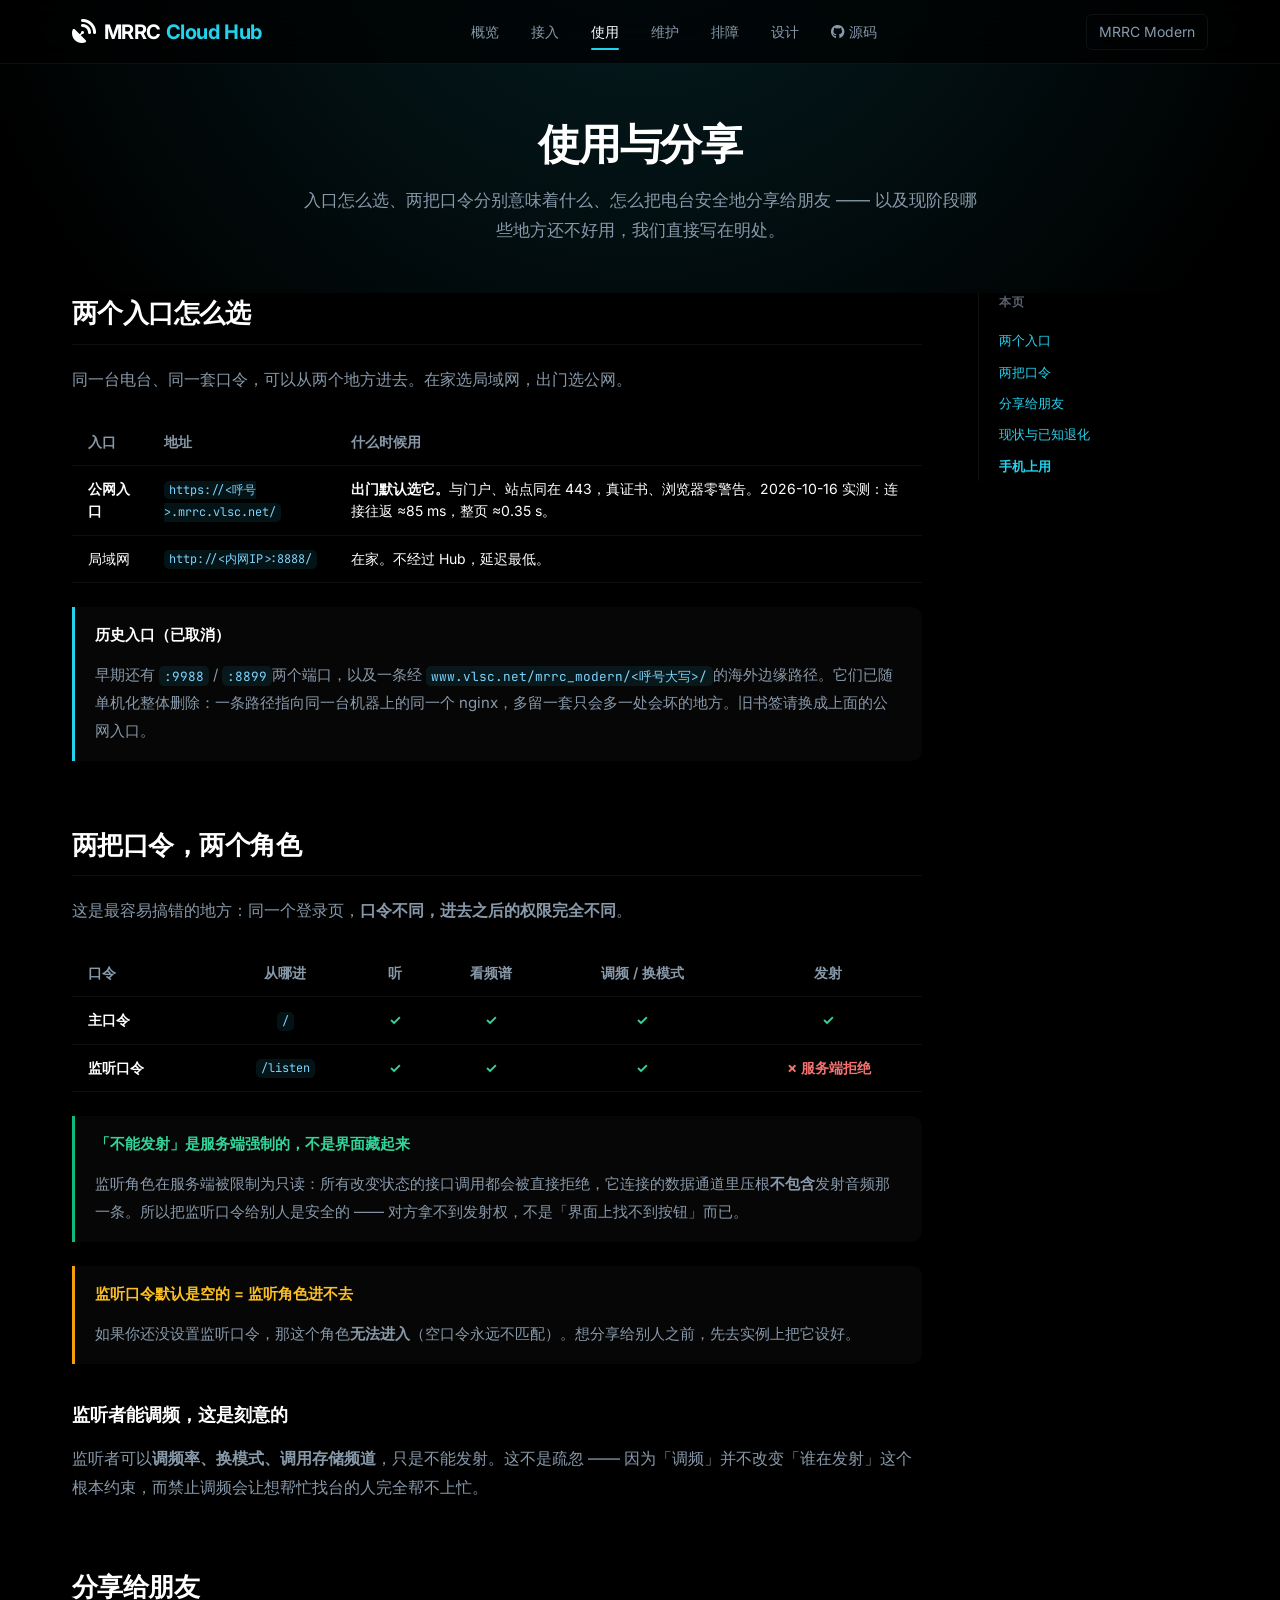
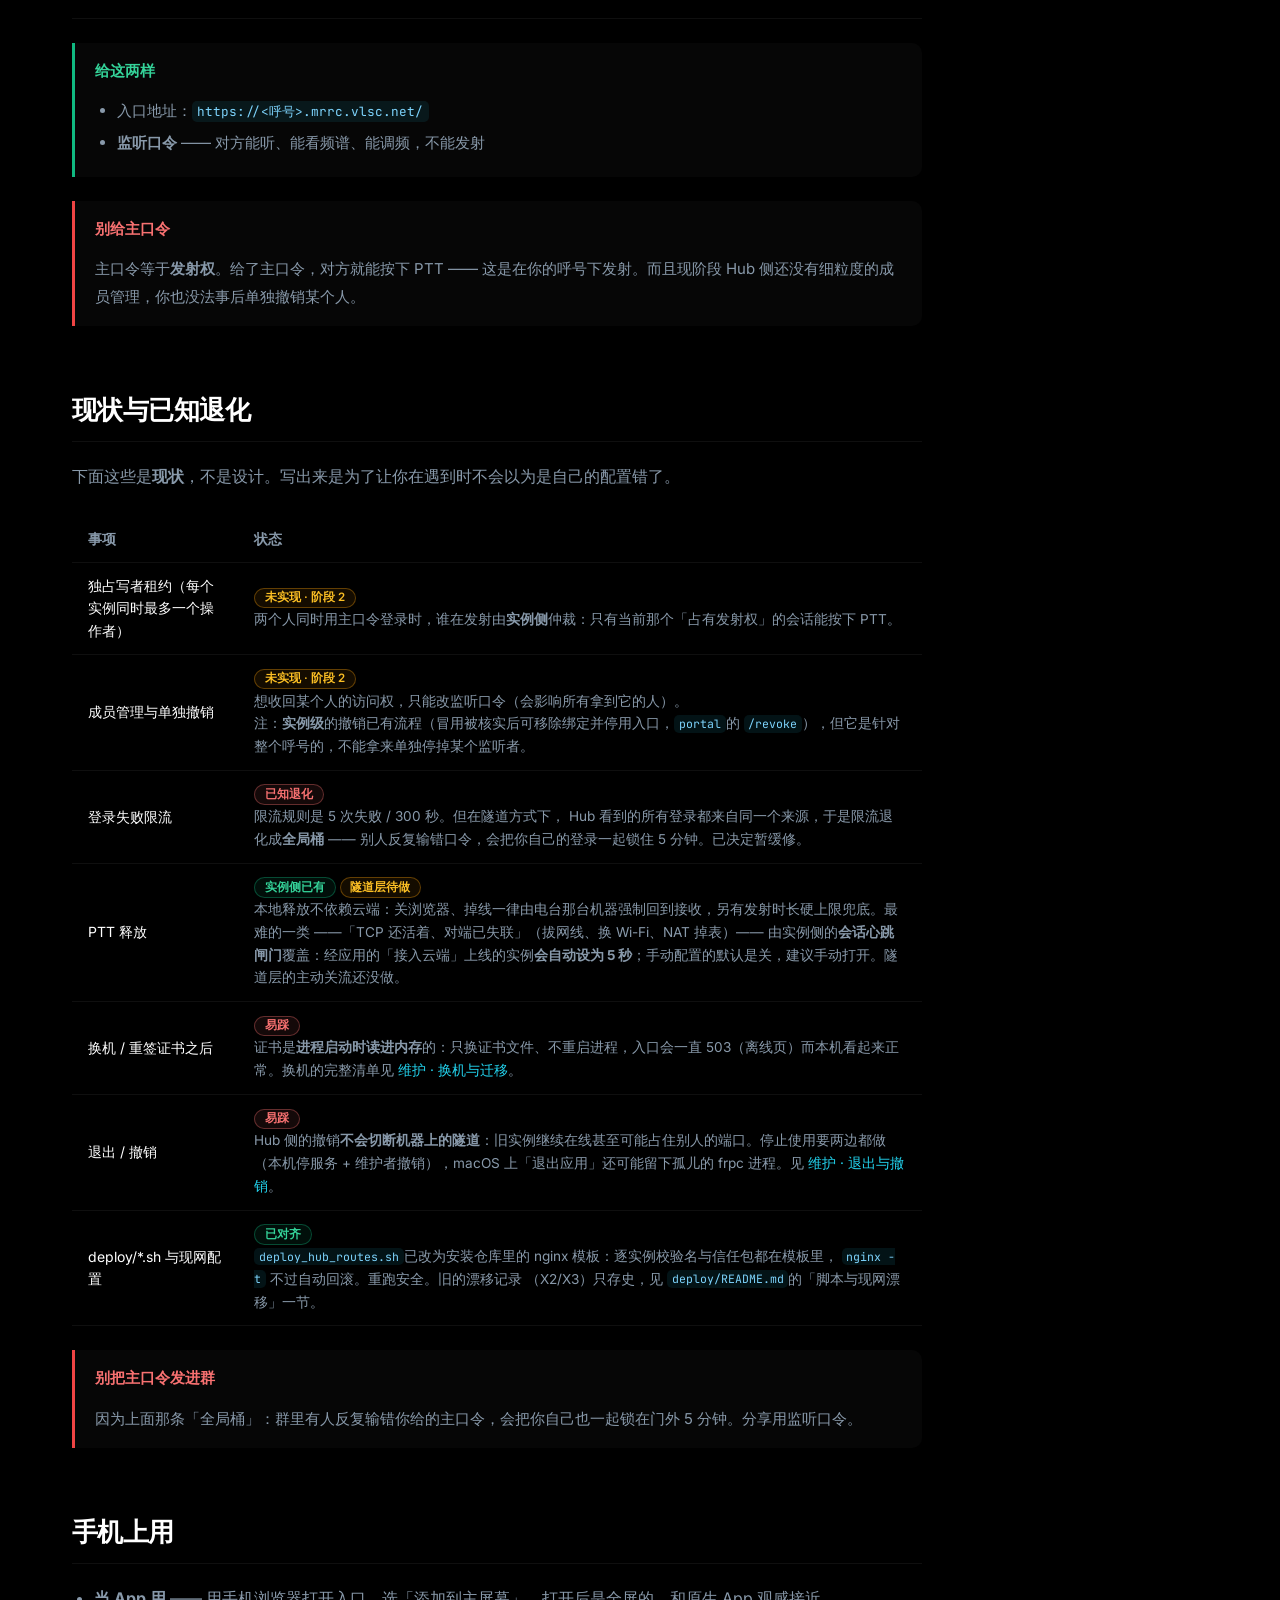
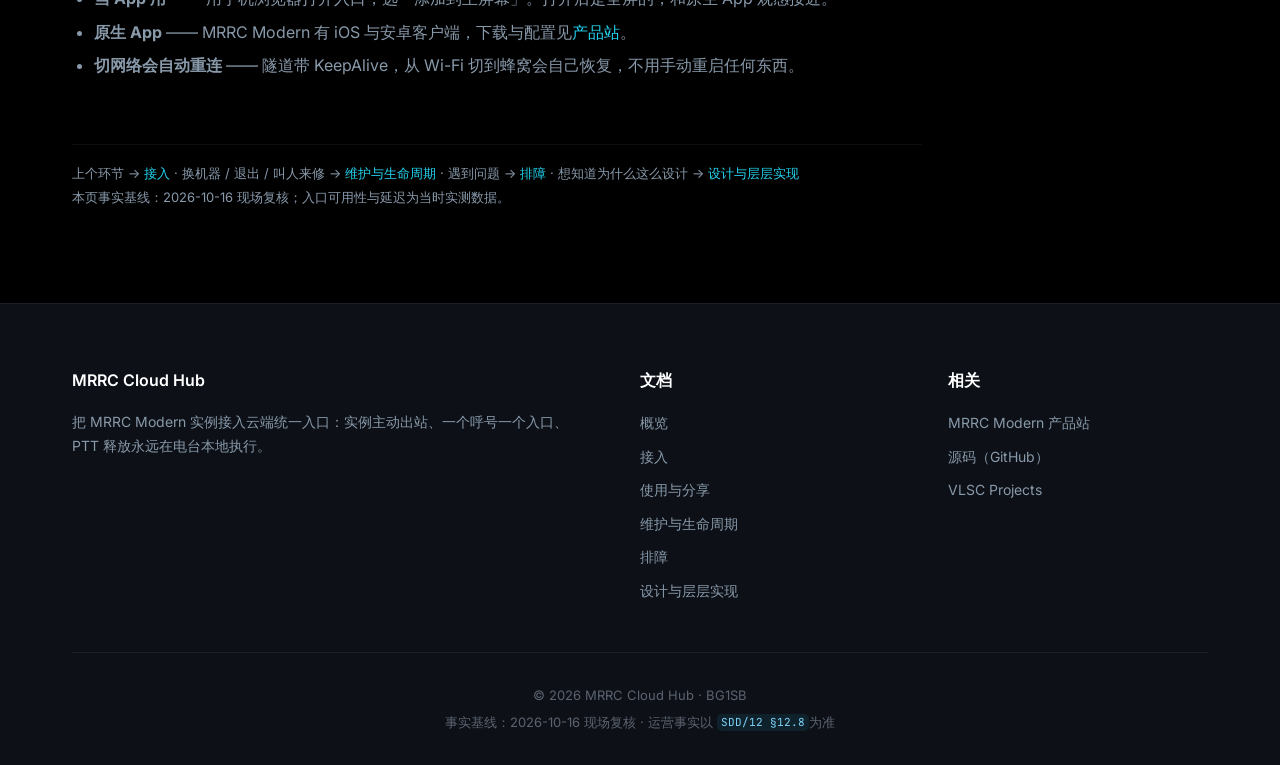
<file: website/use.html>
<!doctype html>
<html lang="zh-CN">
  <head>
    <meta charset="UTF-8" />
    <meta name="viewport" content="width=device-width, initial-scale=1.0" />
    <meta
      name="description"
      content="通过 MRRC Cloud Hub 使用自己的电台：两个入口怎么选、主口令与监听口令的区别、怎么安全地分享给朋友、换机与退出要注意什么、以及现阶段的已知退化。"
    />
    <meta name="author" content="BG1SB" />
    <meta name="theme-color" content="#000000" />
    <title>使用与分享 · MRRC Cloud Hub</title>
    <link rel="preconnect" href="https://fonts.googleapis.com" />
    <link rel="preconnect" href="https://fonts.gstatic.com" crossorigin />
    <link
      href="https://fonts.googleapis.com/css2?family=Inter:wght@400;500;600;700&family=JetBrains+Mono:wght@400;500&display=swap"
      rel="stylesheet"
    />
    <link rel="stylesheet" href="css/octen.css?v=1" />
    <link rel="stylesheet" href="css/hub.css?v=1" />
    <link
      rel="stylesheet"
      href="https://cdnjs.cloudflare.com/ajax/libs/font-awesome/6.4.0/css/all.min.css"
    />
    <link
      rel="icon"
      type="image/svg+xml"
      href="data:image/svg+xml,<svg xmlns='http://www.w3.org/2000/svg' viewBox='0 0 100 100'><rect fill='%2322d3ee' width='100' height='100' rx='20'/><text y='.9em' x='50%' text-anchor='middle' font-size='60'>📡</text></svg>"
    />
  </head>
  <body data-site="mrrc_hub">
    <a href="#main" class="hub-skip">跳到主要内容</a>

    <nav class="navbar">
      <div class="container navbar-content">
        <a href="index.html" class="logo">
          <span class="logo-icon"><i class="fas fa-satellite-dish"></i></span>
          <span>MRRC <span style="color: var(--accent)">Cloud Hub</span></span>
        </a>
        <ul class="nav-links">
          <li><a href="index.html">概览</a></li>
          <li><a href="start.html">接入</a></li>
          <li>
            <a href="use.html" class="active" aria-current="page">使用</a>
          </li>
          <li><a href="maintain.html">维护</a></li>
          <li><a href="trouble.html">排障</a></li>
          <li><a href="design.html">设计</a></li>
          <li>
            <a
              href="https://github.com/cheenle/mrrc_hub"
              target="_blank"
              rel="noopener"
              ><i class="fab fa-github"></i> 源码</a
            >
          </li>
        </ul>
        <div class="nav-actions">
          <a href="https://www.vlsc.net/mrrc_modern/" class="lang-btn"
            >MRRC Modern</a
          >
          <button
            class="mobile-menu-toggle"
            aria-label="打开菜单"
            onclick="toggleMobileMenu()"
          >
            <i class="fas fa-bars"></i>
          </button>
        </div>
      </div>
    </nav>

    <header class="hub-hero">
      <h1>使用与分享</h1>
      <p>
        入口怎么选、两把口令分别意味着什么、怎么把电台安全地分享给朋友 ——
        以及现阶段哪些地方还不好用，我们直接写在明处。
      </p>
    </header>

    <main id="main" class="hub-shell">
      <nav class="hub-toc" aria-label="本页目录">
        <h4>本页</h4>
        <ul>
          <li><a href="#entries">两个入口</a></li>
          <li><a href="#roles">两把口令</a></li>
          <li><a href="#share">分享给朋友</a></li>
          <li><a href="#gaps">现状与已知退化</a></li>
          <li><a href="#mobile">手机上用</a></li>
        </ul>
      </nav>

      <div class="hub-prose">
        <section id="entries">
          <h2>两个入口怎么选</h2>
          <p>
            同一台电台、同一套口令，可以从两个地方进去。在家选局域网，出门选公网。
          </p>
          <div class="hub-table-wrap">
            <table>
              <thead>
                <tr>
                  <th scope="col">入口</th>
                  <th scope="col">地址</th>
                  <th scope="col">什么时候用</th>
                </tr>
              </thead>
              <tbody>
                <tr>
                  <td><b>公网入口</b></td>
                  <td><code>https://&lt;呼号&gt;.mrrc.vlsc.net/</code></td>
                  <td>
                    <b>出门默认选它。</b>与门户、站点同在
                    443，真证书、浏览器零警告。2026-10-16 实测：连接往返 ≈85
                    ms，整页 ≈0.35 s。
                  </td>
                </tr>
                <tr>
                  <td>局域网</td>
                  <td><code>http://&lt;内网IP&gt;:8888/</code></td>
                  <td>在家。不经过 Hub，延迟最低。</td>
                </tr>
              </tbody>
            </table>
          </div>

          <div class="hub-callout">
            <span class="hub-callout-title">历史入口（已取消）</span>
            <p>
              早期还有 <code>:9988</code> /
              <code>:8899</code>两个端口，以及一条经
              <code>www.vlsc.net/mrrc_modern/&lt;呼号大写&gt;/</code
              >的海外边缘路径。它们已随单机化整体删除：一条路径指向同一台机器上的同一个
              nginx，多留一套只会多一处会坏的地方。旧书签请换成上面的公网入口。
            </p>
          </div>
        </section>

        <section id="roles">
          <h2>两把口令，两个角色</h2>
          <p>
            这是最容易搞错的地方：同一个登录页，<b>口令不同，进去之后的权限完全不同</b>。
          </p>
          <div class="hub-table-wrap">
            <table class="hub-perm">
              <thead>
                <tr>
                  <th scope="col">口令</th>
                  <th scope="col">从哪进</th>
                  <th scope="col">听</th>
                  <th scope="col">看频谱</th>
                  <th scope="col">调频 / 换模式</th>
                  <th scope="col">发射</th>
                </tr>
              </thead>
              <tbody>
                <tr>
                  <td><b>主口令</b></td>
                  <td><code>/</code></td>
                  <td class="yes">✓</td>
                  <td class="yes">✓</td>
                  <td class="yes">✓</td>
                  <td class="yes">✓</td>
                </tr>
                <tr>
                  <td><b>监听口令</b></td>
                  <td><code>/listen</code></td>
                  <td class="yes">✓</td>
                  <td class="yes">✓</td>
                  <td class="yes">✓</td>
                  <td class="no">✗ 服务端拒绝</td>
                </tr>
              </tbody>
            </table>
          </div>

          <div class="hub-callout ok">
            <span class="hub-callout-title"
              >「不能发射」是服务端强制的，不是界面藏起来</span
            >
            <p>
              监听角色在服务端被限制为只读：所有改变状态的接口调用都会被直接拒绝，它连接的数据通道里压根<b>不包含</b>发射音频那一条。所以把监听口令给别人是安全的
              —— 对方拿不到发射权，不是「界面上找不到按钮」而已。
            </p>
          </div>

          <div class="hub-callout warn">
            <span class="hub-callout-title"
              >监听口令默认是空的 = 监听角色进不去</span
            >
            <p>
              如果你还没设置监听口令，那这个角色<b>无法进入</b>（空口令永远不匹配）。想分享给别人之前，先去实例上把它设好。
            </p>
          </div>

          <h3>监听者能调频，这是刻意的</h3>
          <p>
            监听者可以<b>调频率、换模式、调用存储频道</b>，只是不能发射。这不是疏忽
            ——
            因为「调频」并不改变「谁在发射」这个根本约束，而禁止调频会让想帮忙找台的人完全帮不上忙。
          </p>
        </section>

        <section id="share">
          <h2>分享给朋友</h2>
          <div class="hub-callout ok">
            <span class="hub-callout-title">给这两样</span>
            <ul>
              <li>
                入口地址：<code>https://&lt;呼号&gt;.mrrc.vlsc.net/</code>
              </li>
              <li><b>监听口令</b> —— 对方能听、能看频谱、能调频，不能发射</li>
            </ul>
          </div>
          <div class="hub-callout danger">
            <span class="hub-callout-title">别给主口令</span>
            <p>
              主口令等于<b>发射权</b>。给了主口令，对方就能按下 PTT ——
              这是在你的呼号下发射。而且现阶段 Hub
              侧还没有细粒度的成员管理，你也没法事后单独撤销某个人。
            </p>
          </div>
        </section>

        <section id="gaps">
          <h2>现状与已知退化</h2>
          <p>
            下面这些是<b>现状</b>，不是设计。写出来是为了让你在遇到时不会以为是自己的配置错了。
          </p>
          <div class="hub-table-wrap">
            <table>
              <thead>
                <tr>
                  <th scope="col">事项</th>
                  <th scope="col">状态</th>
                </tr>
              </thead>
              <tbody>
                <tr>
                  <td>独占写者租约（每个实例同时最多一个操作者）</td>
                  <td>
                    <span class="hub-badge todo">未实现 · 阶段 2</span><br />
                    <span
                      style="color: var(--text-secondary); font-size: 0.85rem"
                    >
                      两个人同时用主口令登录时，谁在发射由<b>实例侧</b>仲裁：只有当前那个「占有发射权」的会话能按下
                      PTT。
                    </span>
                  </td>
                </tr>
                <tr>
                  <td>成员管理与单独撤销</td>
                  <td>
                    <span class="hub-badge todo">未实现 · 阶段 2</span><br />
                    <span
                      style="color: var(--text-secondary); font-size: 0.85rem"
                    >
                      想收回某个人的访问权，只能改监听口令（会影响所有拿到它的人）。<br />
                      注：<b>实例级</b>的撤销已有流程（冒用被核实后可移除绑定并停用入口，<code>portal</code>的
                      <code>/revoke</code
                      >），但它是针对整个呼号的，不能拿来单独停掉某个监听者。
                    </span>
                  </td>
                </tr>
                <tr>
                  <td>登录失败限流</td>
                  <td>
                    <span class="hub-badge gap">已知退化</span><br />
                    <span
                      style="color: var(--text-secondary); font-size: 0.85rem"
                    >
                      限流规则是 5 次失败 / 300 秒。但在隧道方式下， Hub
                      看到的所有登录都来自同一个来源，于是限流退化成<b
                        >全局桶</b
                      >
                      —— 别人反复输错口令，会把你自己的登录一起锁住 5
                      分钟。已决定暂缓修。
                    </span>
                  </td>
                </tr>
                <tr>
                  <td>PTT 释放</td>
                  <td>
                    <span class="hub-badge live">实例侧已有</span>
                    <span class="hub-badge todo">隧道层待做</span><br />
                    <span
                      style="color: var(--text-secondary); font-size: 0.85rem"
                    >
                      本地释放不依赖云端：关浏览器、掉线一律由电台那台机器强制回到接收，另有发射时长硬上限兜底。最难的一类
                      ——「TCP 还活着、对端已失联」（拔网线、换 Wi-Fi、NAT
                      掉表）——
                      由实例侧的<b>会话心跳闸门</b>覆盖：经应用的「接入云端」上线的实例<b
                        >会自动设为 5 秒</b
                      >；手动配置的默认是关，建议手动打开。隧道层的主动关流还没做。
                    </span>
                  </td>
                </tr>
                <tr>
                  <td>换机 / 重签证书之后</td>
                  <td>
                    <span class="hub-badge gap">易踩</span><br />
                    <span
                      style="color: var(--text-secondary); font-size: 0.85rem"
                    >
                      证书是<b>进程启动时读进内存</b>的：只换证书文件、不重启进程，入口会一直
                      503（离线页）而本机看起来正常。换机的完整清单见
                      <a
                        href="maintain.html#rotate"
                        style="color: var(--accent)"
                        >维护 · 换机与迁移</a
                      >。
                    </span>
                  </td>
                </tr>
                <tr>
                  <td>退出 / 撤销</td>
                  <td>
                    <span class="hub-badge gap">易踩</span><br />
                    <span
                      style="color: var(--text-secondary); font-size: 0.85rem"
                    >
                      Hub
                      侧的撤销<b>不会切断机器上的隧道</b>：旧实例继续在线甚至可能占住别人的端口。停止使用要两边都做（本机停服务
                      + 维护者撤销），macOS 上「退出应用」还可能留下孤儿的 frpc
                      进程。见
                      <a
                        href="maintain.html#retire"
                        style="color: var(--accent)"
                        >维护 · 退出与撤销</a
                      >。
                    </span>
                  </td>
                </tr>
                <tr>
                  <td>deploy/*.sh 与现网配置</td>
                  <td>
                    <span class="hub-badge live">已对齐</span><br />
                    <span
                      style="color: var(--text-secondary); font-size: 0.85rem"
                    >
                      <code>deploy_hub_routes.sh</code
                      >已改为安装仓库里的 nginx 模板：逐实例校验名与信任包都在模板里，
                      <code>nginx -t</code> 不过自动回滚。重跑安全。旧的漂移记录
                      （X2/X3）只存史，见
                      <code>deploy/README.md</code>的「脚本与现网漂移」一节。
                    </span>
                  </td>
                </tr>
              </tbody>
            </table>
          </div>

          <div class="hub-callout danger">
            <span class="hub-callout-title">别把主口令发进群</span>
            <p>
              因为上面那条「全局桶」：群里有人反复输错你给的主口令，会把你自己也一起锁在门外
              5 分钟。分享用监听口令。
            </p>
          </div>
        </section>

        <section id="mobile">
          <h2>手机上用</h2>
          <ul>
            <li>
              <b>当 App 用</b> ——
              用手机浏览器打开入口，选「添加到主屏幕」。打开后是全屏的，和原生
              App 观感接近。
            </li>
            <li>
              <b>原生 App</b> —— MRRC Modern 有 iOS 与安卓客户端，下载与配置见<a
                href="https://www.vlsc.net/mrrc_modern/"
                style="color: var(--accent)"
                >产品站</a
              >。
            </li>
            <li>
              <b>切网络会自动重连</b> —— 隧道带 KeepAlive，从 Wi-Fi
              切到蜂窝会自己恢复，不用手动重启任何东西。
            </li>
          </ul>
        </section>

        <p class="hub-note">
          上个环节 →
          <a href="start.html" style="color: var(--accent)">接入</a> · 换机器 /
          退出 / 叫人来修 →
          <a href="maintain.html" style="color: var(--accent)"
            >维护与生命周期</a
          >
          · 遇到问题 →
          <a href="trouble.html" style="color: var(--accent)">排障</a> ·
          想知道为什么这么设计 →
          <a href="design.html" style="color: var(--accent)">设计与层层实现</a>
          <br />
          本页事实基线：2026-10-16 现场复核；入口可用性与延迟为当时实测数据。
        </p>
      </div>
    </main>

    <footer class="footer">
      <div class="container">
        <div class="footer-grid">
          <div class="footer-section">
            <h4>MRRC Cloud Hub</h4>
            <p>
              把 MRRC Modern
              实例接入云端统一入口：实例主动出站、一个呼号一个入口、PTT
              释放永远在电台本地执行。
            </p>
          </div>
          <div class="footer-section">
            <h4>文档</h4>
            <ul>
              <li><a href="index.html">概览</a></li>
              <li><a href="start.html">接入</a></li>
              <li><a href="use.html">使用与分享</a></li>
              <li><a href="maintain.html">维护与生命周期</a></li>
              <li><a href="trouble.html">排障</a></li>
              <li><a href="design.html">设计与层层实现</a></li>
            </ul>
          </div>
          <div class="footer-section">
            <h4>相关</h4>
            <ul>
              <li>
                <a href="https://www.vlsc.net/mrrc_modern/"
                  >MRRC Modern 产品站</a
                >
              </li>
              <li>
                <a
                  href="https://github.com/cheenle/mrrc_hub"
                  target="_blank"
                  rel="noopener"
                  >源码（GitHub）</a
                >
              </li>
              <li>
                <a href="https://www.vlsc.net/" target="_blank" rel="noopener"
                  >VLSC Projects</a
                >
              </li>
            </ul>
          </div>
        </div>
        <div class="footer-bottom">
          <p>© 2026 MRRC Cloud Hub · BG1SB</p>
          <p>
            事实基线：2026-10-16 现场复核 · 运营事实以
            <code>SDD/12 §12.8</code>为准
          </p>
        </div>
      </div>
    </footer>

    <script src="js/hub.js"></script>
    <script src="https://www.vlsc.net/js/global-nav.js?v=9" defer></script>
  </body>
</html>
</file>
<file: website/css/octen.css>
/* SunMRRC — Octen-inspired Dark Design System */
:root {
  /* Background */
  --bg-primary: #000000;
  --bg-secondary: #0d1117;
  --bg-tertiary: #10161e;
  --bg-card: rgba(255,255,255,0.025);

  /* Accent — Cyan/Teal */
  --accent: #22d3ee;
  --accent-dim: #0891b2;
  --accent-glow: rgba(34, 211, 238, 0.15);

  /* Text */
  --text-primary: #ffffff;
  --text-secondary: #8899aa;
  --text-muted: #5c6370;

  /* Border */
  --border: rgba(255,255,255,0.06);
  --border-hover: rgba(34,211,238,0.25);

  /* Nav */
  --nav-h: 56px;

  /* Typography */
  --font-sans: 'Inter', -apple-system, BlinkMacSystemFont, 'SF Pro Display', sans-serif;
  --font-mono: 'JetBrains Mono', 'SF Mono', monospace;

  /* Layout metrics — global nav + site navbar heights */
  --gn-h: 36px;   /* global top nav height */
  --nav-h: 64px;  /* site navbar height (SunsdrMobile overrides to 56px) */

  /* Motion */
  --ease: cubic-bezier(0.22, 1, 0.36, 1);
}

*, *::before, *::after { box-sizing: border-box; margin: 0; padding: 0; }

html { scroll-behavior: smooth; }

body {
  font-family: var(--font-sans);
  background: var(--bg-primary);
  color: var(--text-primary);
  line-height: 1.6;
  -webkit-font-smoothing: antialiased;
  -moz-osx-font-smoothing: grayscale;
}

a { color: inherit; text-decoration: none; }
ul { list-style: none; }
img { max-width: 100%; display: block; }

p a, li a:not(.nav-links a):not(.footer-section a), .content a:not(.btn):not(.card):not(.lang-btn) {
  color: var(--accent);
  transition: color 0.2s;
}
p a:hover { text-decoration: underline; }

/* ── Container ── */
.container { max-width: 1200px; margin: 0 auto; padding: 0 2rem; }

/* ── Navigation ── */
.navbar {
  position: fixed; top: 0; left: 0; right: 0; z-index: 90;
  background: rgba(0, 0, 0, 0.72);
  backdrop-filter: blur(16px) saturate(140%);
  -webkit-backdrop-filter: blur(16px) saturate(140%);
  border-bottom: 1px solid var(--border);
  height: var(--nav-h);
  transition: background 0.3s var(--ease), border-color 0.3s var(--ease);
}
.navbar.scrolled {
  background: rgba(0, 0, 0, 0.92);
  border-bottom-color: var(--border-hover);
}
.navbar-content {
  display: flex; align-items: center; justify-content: space-between;
  height: var(--nav-h);
}
.logo {
  display: flex; align-items: center; gap: 0.5rem;
  font-size: 1.25rem; font-weight: 700; letter-spacing: -0.02em;
}
.logo-icon { font-size: 1.5rem; }

.nav-links {
  display: flex; align-items: center; gap: 2rem;
}
.nav-links a {
  font-size: 0.875rem; color: var(--text-secondary);
  transition: color 0.2s; font-weight: 500;
  position: relative;
  display: inline-flex; align-items: center; gap: 0.3rem;
}
.nav-links a::after {
  content: ''; position: absolute; left: 0; right: 0; bottom: -6px;
  height: 2px; background: var(--accent);
  transform: scaleX(0); transform-origin: left;
  transition: transform 0.25s var(--ease);
  border-radius: 2px;
}
.nav-links a:hover { color: var(--text-primary); }
.nav-links a:hover::after,
.nav-links a.active::after { transform: scaleX(1); }
.nav-links a.active { color: var(--text-primary); }

.nav-actions { display: flex; align-items: center; gap: 1rem; }
.lang-btn {
  font-size: 0.875rem; color: var(--text-secondary);
  padding: 0.375rem 0.75rem; border: 1px solid var(--border);
  border-radius: 0.375rem; transition: all 0.2s;
}
.lang-btn:hover { color: var(--text-primary); border-color: var(--border-hover); }
.mobile-menu-toggle { display: none; background: none; border: none; color: var(--text-primary); font-size: 1.25rem; cursor: pointer; }

/* ── Hero ── */
.hero {
  padding: 8rem 2rem 6rem;
  text-align: center;
  position: relative; overflow: hidden;
}
.hero::before {
  content: '';
  position: absolute; top: -50%; left: -50%;
  width: 200%; height: 200%;
  background: radial-gradient(circle at 50% 0%, var(--accent-glow), transparent 50%);
  pointer-events: none;
}
.hero-content { position: relative; z-index: 1; max-width: 800px; margin: 0 auto; }
.hero-badge {
  display: inline-flex; align-items: center; gap: 0.5rem;
  padding: 0.375rem 1rem; border-radius: 9999px;
  font-size: 0.875rem; color: var(--accent);
  background: var(--accent-glow); border: 1px solid rgba(34, 211, 238, 0.2);
  margin-bottom: 2rem;
}
.hero-title {
  font-size: 3.5rem; font-weight: 700; line-height: 1.15;
  letter-spacing: -0.03em; margin-bottom: 1.5rem;
}
.gradient {
  background: linear-gradient(135deg, var(--accent), #a78bfa);
  -webkit-background-clip: text;
  -webkit-text-fill-color: transparent;
  background-clip: text;
}
.hero-subtitle {
  font-size: 1.125rem; color: var(--text-secondary);
  max-width: 640px; margin: 0 auto 2.5rem; line-height: 1.7;
}
.hero-actions {
  display: flex; gap: 1rem; justify-content: center; flex-wrap: wrap; margin-bottom: 3rem;
}
.hero-preview {
  max-width: 720px; margin: 0 auto 2rem;
  border-radius: 0.75rem; overflow: hidden;
  border: 1px solid var(--border);
}
.hero-preview img { width: 100%; }
.hero-stats {
  display: grid; grid-template-columns: repeat(4, 1fr);
  gap: 2rem; max-width: 600px; margin: 0 auto;
}
.stat-item { text-align: center; }
.stat-value {
  display: block; font-size: 1.5rem; font-weight: 700;
  color: var(--accent); margin-bottom: 0.25rem;
}
.stat-label { font-size: 0.875rem; color: var(--text-muted); }

/* ── Buttons ── */
.btn {
  display: inline-flex; align-items: center; gap: 0.5rem;
  padding: 0.75rem 1.5rem; border-radius: 0.5rem;
  font-size: 0.9375rem; font-weight: 600;
  transition: all 0.2s; cursor: pointer;
}
.btn-large { padding: 0.875rem 2rem; font-size: 1rem; }
.btn-primary { background: var(--accent); color: #000; }
.btn-primary:hover { background: #67e8f9; transform: translateY(-1px); }
.btn-secondary { background: var(--bg-card); color: var(--text-primary); border: 1px solid var(--border); }
.btn-secondary:hover { border-color: var(--border-hover); transform: translateY(-1px); }

/* ── Sections ── */
.section { padding: 6rem 2rem; }
.section-header { text-align: center; margin-bottom: 4rem; }
.section-label {
  display: inline-block; font-size: 0.875rem; font-weight: 600;
  color: var(--accent); text-transform: uppercase; letter-spacing: 0.05em;
  margin-bottom: 0.75rem;
}
.section-title { font-size: 2.5rem; font-weight: 700; letter-spacing: -0.02em; }
.section-subtitle { font-size: 1.125rem; color: var(--text-secondary); margin-top: 0.75rem; }

/* ── Feature Cards ── */
.features-grid {
  display: grid;
  grid-template-columns: repeat(auto-fill, minmax(320px, 1fr));
  gap: 1.5rem;
}
.card {
  background: var(--bg-card); border: 1px solid var(--border);
  border-radius: 0.75rem; padding: 1.5rem;
  transition: all 0.3s;
  display: block;
}
.card:hover {
  border-color: var(--border-hover);
  transform: translateY(-2px);
  box-shadow: 0 8px 30px rgba(0, 0, 0, 0.3);
}
.card-icon {
  width: 48px; height: 48px; border-radius: 0.75rem;
  background: var(--accent-glow);
  display: flex; align-items: center; justify-content: center;
  font-size: 1.25rem; color: var(--accent);
  margin-bottom: 1rem;
}
.card-title { font-size: 1.125rem; font-weight: 600; margin-bottom: 0.5rem; }
.card-text { font-size: 0.9375rem; color: var(--text-secondary); line-height: 1.7; }

.card-status {
  display: inline-flex; align-items: center; gap: 0.375rem;
  margin-top: 0.75rem; font-size: 0.8125rem; font-weight: 500;
}
.card-status.ok { color: #10b981; }
.card-status.wip { color: #f59e0b; }

/* ── Demo Links ── */
.demo-grid {
  display: grid;
  grid-template-columns: repeat(auto-fill, minmax(280px, 1fr));
  gap: 1.5rem;
}
.demo-link {
  display: flex; flex-direction: column;
  background: var(--bg-card); border: 1px solid var(--border);
  border-radius: 0.75rem; padding: 1.5rem;
  transition: all 0.3s;
}
.demo-link:hover { border-color: var(--accent); transform: translateY(-2px); }
.demo-link .arrow {
  margin-top: auto; padding-top: 1rem;
  font-size: 0.875rem; color: var(--accent);
  display: flex; align-items: center; gap: 0.375rem;
}

/* ── Architecture Diagram ── */
.arch-diagram {
  background: var(--bg-card); border: 1px solid var(--border);
  border-radius: 0.75rem; padding: 2rem;
  overflow-x: auto;
  font-family: var(--font-mono);
  font-size: 0.875rem;
  line-height: 1.8;
  white-space: pre;
  color: var(--text-secondary);
}
.arch-diagram .hl { color: var(--accent); }
.arch-diagram .dim { color: var(--text-muted); }

/* ── Section CTA ── */
.section-cta {
  background: var(--bg-secondary);
  border-top: 1px solid var(--border);
  border-bottom: 1px solid var(--border);
}

/* ── Footer ── */
.footer { padding: 4rem 2rem 2rem; background: var(--bg-secondary); border-top: 1px solid var(--border); }
.footer-grid { display: grid; grid-template-columns: 2fr 1fr 1fr; gap: 3rem; margin-bottom: 3rem; }
.footer-section h4 { font-size: 1rem; font-weight: 600; margin-bottom: 1rem; }
.footer-section p { font-size: 0.875rem; color: var(--text-secondary); line-height: 1.7; }
.footer-section ul { display: flex; flex-direction: column; gap: 0.5rem; }
.footer-section a {
  font-size: 0.875rem; color: var(--text-secondary);
  transition: color 0.2s;
}
.footer-section a:hover { color: var(--text-primary); }
.footer-bottom {
  padding-top: 2rem; border-top: 1px solid var(--border);
  text-align: center; font-size: 0.8125rem; color: var(--text-muted);
}

/* ── Lightbox ── */
.lightbox {
  display: none; position: fixed; top: 0; left: 0; width: 100%; height: 100%;
  background: rgba(0, 0, 0, 0.9); z-index: 1000;
  align-items: center; justify-content: center; padding: 2rem;
}
.lightbox img { max-width: 95vw; max-height: 90vh; border-radius: 0.5rem; }
.lightbox-close {
  position: absolute; top: 1.5rem; right: 1.5rem;
  font-size: 2rem; color: var(--text-secondary); cursor: pointer;
}

/* ── Table (for docs) ── */
table {
  width: 100%; border-collapse: collapse;
  font-size: 0.875rem; margin: 1.5rem 0;
}
th, td {
  padding: 0.75rem 1rem; text-align: left;
  border-bottom: 1px solid var(--border);
}
th { color: var(--text-secondary); font-weight: 600; }
td { color: var(--text-primary); }

/* ── Mobile ── */
@media (max-width: 768px) {
  .nav-links {
    display: none; position: absolute; top: var(--nav-h); left: 0; right: 0;
    background: rgba(0, 0, 0, 0.98); border-bottom: 1px solid var(--border);
    flex-direction: column; padding: 1rem 2rem; gap: 0.75rem;
  }
  .nav-links.active { display: flex; }
  .mobile-menu-toggle { display: block; }
  .hero { padding: 6rem 1.5rem 4rem; }
  .hero-title { font-size: 2.25rem; }
  .hero-stats { grid-template-columns: repeat(2, 1fr); gap: 1.5rem; }
  .section-title { font-size: 1.75rem; }
  .features-grid { grid-template-columns: 1fr; }
  .demo-grid { grid-template-columns: 1fr; }
  .footer-grid { grid-template-columns: 1fr; gap: 2rem; }
  .container { padding: 0 1.25rem; }
}

/* ════════════════════════════════════════════════════════════════════
   VLSC Global Top Nav — shared across all project sites
   Injected by js/global-nav.js. Sits above each site's .navbar/.header.
   ════════════════════════════════════════════════════════════════════ */
.vlsc-gn {
  position: fixed; top: 0; left: 0; right: 0; z-index: 120;
  height: var(--gn-h);
  background: linear-gradient(180deg, rgba(0,0,0,0.96), rgba(10,10,10,0.92));
  border-bottom: 1px solid var(--border);
  backdrop-filter: blur(16px);
  -webkit-backdrop-filter: blur(16px);
  font-size: 0.8125rem;
}
.vlsc-gn-inner {
  height: var(--gn-h);
  display: flex; align-items: center; justify-content: space-between;
  gap: 1rem;
}
.vlsc-gn-brand {
  display: inline-flex; align-items: center; gap: 0.4rem;
  font-weight: 700; letter-spacing: -0.01em; color: var(--text-primary);
  white-space: nowrap;
}
.vlsc-gn-brand i { color: var(--accent); font-size: 0.85rem; }
.vlsc-gn-brand .dot { color: var(--accent); margin: 0 0.35rem; opacity: 0.5; }
.vlsc-gn-links {
  display: flex; align-items: center; gap: 1.25rem;
}
.vlsc-gn-links a {
  color: var(--text-secondary); font-weight: 500;
  position: relative; padding: 0.25rem 0;
  transition: color 0.2s var(--ease);
  white-space: nowrap;
}
.vlsc-gn-links a::after {
  content: ''; position: absolute; left: 0; right: 0; bottom: -3px;
  height: 2px; background: var(--accent);
  transform: scaleX(0); transform-origin: center;
  transition: transform 0.25s var(--ease); border-radius: 2px;
}
.vlsc-gn-links a:hover { color: var(--text-primary); }
.vlsc-gn-links a:hover::after { transform: scaleX(1); }
.vlsc-gn-links a.is-active { color: var(--accent); }
.vlsc-gn-links a.is-active::after { transform: scaleX(1); }
.vlsc-gn-gh {
  color: var(--text-secondary); transition: color 0.2s var(--ease);
  display: inline-flex; align-items: center;
}
.vlsc-gn-gh:hover { color: var(--text-primary); }

/* When the global nav is present, shift fixed site chrome down */
body.vlsc-gn-on { padding-top: var(--gn-h); }
body.vlsc-gn-on .navbar,
body.vlsc-gn-on .header { top: var(--gn-h); }
body.vlsc-gn-on .nav-links { top: var(--nav-h); }
body.vlsc-gn-on .sdd-sidebar { top: calc(var(--gn-h) + 80px); }

@media (max-width: 768px) {
  .vlsc-gn { padding-left: env(safe-area-inset-left, 0px); padding-right: env(safe-area-inset-right, 0px); }
  .vlsc-gn-links { gap: 0.9rem; min-width: 0; overflow-x: auto; -webkit-overflow-scrolling: touch; scrollbar-width: none; }
  .vlsc-gn-links::-webkit-scrollbar { display: none; }
  .vlsc-gn-brand, .vlsc-gn-gh { flex-shrink: 0; }
  .vlsc-gn-inner { gap: 0.6rem; padding: 0 1rem; }
  body.vlsc-gn-on .nav-links { top: calc(var(--gn-h) + var(--nav-h)); }
}

/* ── Scroll progress bar ── */
.vlsc-scroll-progress {
  position: fixed; top: 0; left: 0; z-index: 200;
  height: 2px; width: 0%;
  background: linear-gradient(90deg, var(--accent), #a78bfa);
  transition: width 0.1s linear;
  pointer-events: none;
}

/* ── Back-to-top ── */
.vlsc-to-top {
  position: fixed; right: 1.5rem; bottom: 1.5rem; z-index: 110;
  width: 44px; height: 44px; border-radius: 50%;
  background: var(--bg-card); border: 1px solid var(--border);
  color: var(--accent);
  display: flex; align-items: center; justify-content: center;
  cursor: pointer; font-size: 1rem;
  opacity: 0; visibility: hidden; transform: translateY(12px);
  transition: all 0.3s var(--ease);
  backdrop-filter: blur(8px); -webkit-backdrop-filter: blur(8px);
}
.vlsc-to-top.show { opacity: 1; visibility: visible; transform: translateY(0); }
.vlsc-to-top:hover {
  border-color: var(--accent); background: var(--accent-glow);
  transform: translateY(-2px);
}
@media (max-width: 768px) { .vlsc-to-top { right: 1rem; bottom: 1rem; } }

/* ── Scroll reveal ── */
.vlsc-reveal {
  opacity: 0; transform: translateY(28px);
  transition: opacity 0.7s var(--ease), transform 0.7s var(--ease);
  will-change: opacity, transform;
}
.vlsc-reveal.in { opacity: 1; transform: translateY(0); }
@media (prefers-reduced-motion: reduce) {
  .vlsc-reveal { opacity: 1; transform: none; transition: none; }
}

/* ── Hero entrance animation ── */
@keyframes vlscHeroIn {
  from { opacity: 0; transform: translateY(20px); }
  to { opacity: 1; transform: translateY(0); }
}
.hero-badge { animation: vlscHeroIn 0.6s var(--ease) both; }
.hero-title { animation: vlscHeroIn 0.7s var(--ease) 0.1s both; }
.hero-subtitle { animation: vlscHeroIn 0.7s var(--ease) 0.2s both; }
.hero-actions { animation: vlscHeroIn 0.7s var(--ease) 0.3s both; }
.hero-stats { animation: vlscHeroIn 0.7s var(--ease) 0.4s both; }
@media (prefers-reduced-motion: reduce) {
  .hero-badge, .hero-title, .hero-subtitle, .hero-actions, .hero-stats {
    animation: none;
  }
}

/* ── Refined card hover (gradient ring) ── */
.card, .demo-link {
  position: relative;
}
.card:hover, .demo-link:hover {
  border-color: var(--accent);
  box-shadow: 0 12px 40px rgba(0,0,0,0.35), 0 0 0 1px var(--accent-glow);
}
.card-icon { transition: transform 0.3s var(--ease); }
.card:hover .card-icon { transform: scale(1.08); }

/* ── Button polish ── */
.btn { user-select: none; }
.btn-primary:hover {
  box-shadow: 0 8px 24px var(--accent-glow);
}
.btn:active { transform: translateY(0) scale(0.98); }

/* ── Focus visibility (a11y) ── */
a:focus-visible, button:focus-visible, .btn:focus-visible {
  outline: 2px solid var(--accent); outline-offset: 2px;
  border-radius: 0.25rem;
}

/* ── Footer polish ── */
.footer-section a { display: inline-block; }
.footer-section a:hover { color: var(--accent); }
.footer-bottom { display: flex; flex-direction: column; gap: 0.4rem; }

/* ── Section hover lift for eco/project items ── */
.eco-track, .arch-card, .step, .perf-card, .screen-card { transition: transform 0.3s var(--ease), border-color 0.3s var(--ease), box-shadow 0.3s var(--ease); }

/* ══════════════════════════════════════════════════════════════════════
   Component Styles (shared across all VLSC sub-sites)
   ══════════════════════════════════════════════════════════════════════ */

/* ── Feature cards ── */
.feature-card {
  background: var(--bg-card); border: 1px solid var(--border);
  border-radius: 16px; padding: 2rem; transition: all 0.3s;
}
.feature-card:hover {
  border-color: rgba(34,211,238,0.25); transform: translateY(-3px);
  box-shadow: 0 12px 40px rgba(0,0,0,0.3);
}
.feature-card .icon {
  width: 48px; height: 48px; border-radius: 12px;
  display: flex; align-items: center; justify-content: center;
  font-size: 1.25rem; margin-bottom: 1.25rem;
  background: var(--accent-glow); color: var(--accent);
}
.feature-card h3 { font-size: 1.15rem; font-weight: 700; color: var(--text-primary); margin-bottom: 0.6rem; }
.feature-card p { color: var(--text-secondary); font-size: 0.92rem; line-height: 1.7; }
.feature-card ul { list-style: none; margin-top: 0.75rem; }
.feature-card ul li { color: var(--text-secondary); font-size: 0.85rem; padding: 0.2rem 0; }
.feature-card ul li::before { content: "▸ "; color: var(--accent); font-size: 0.7rem; }

/* ── Architecture diagram ── */
.arch-diagram {
  white-space: normal; font-family: var(--font-sans);
  overflow-x: auto; text-align: center;
  padding: 2rem 1.5rem; border-radius: 20px; margin-bottom: 2rem;
}
.arch-diagram svg { max-width: 100%; height: auto; }

/* ── Architecture endpoint cards ── */
.arch-grid {
  display: grid; grid-template-columns: repeat(auto-fit, minmax(220px, 1fr));
  gap: 1.5rem; margin-top: 2rem;
}
.arch-card {
  background: var(--bg-card); border: 1px solid var(--border);
  border-radius: 14px; padding: 1.5rem; text-align: center;
}
.arch-card .label {
  display: inline-block; background: var(--accent-glow); color: var(--accent);
  padding: 0.2rem 0.8rem; border-radius: 6px; font-size: 0.7rem; font-weight: 600;
  letter-spacing: 0.05em; margin-bottom: 0.75rem;
}
.arch-card .endpoint { font-family: var(--font-mono); color: #5dade2; font-weight: 600; font-size: 1rem; }
.arch-card .dir { color: var(--text-secondary); font-size: 0.8rem; margin-top: 0.25rem; }
.arch-card .payload { color: var(--text-muted); font-size: 0.78rem; margin-top: 0.5rem; }

/* ── Performance metrics ── */
.perf-grid {
  display: grid; grid-template-columns: repeat(auto-fit, minmax(250px, 1fr));
  gap: 1.5rem;
}
.perf-card {
  background: var(--bg-card); border: 1px solid var(--border);
  border-radius: 14px; padding: 1.75rem; text-align: center;
}
.perf-card .metric { font-size: 2.8rem; font-weight: 800; color: var(--accent); line-height: 1; }
.perf-card .metric-label { color: var(--text-secondary); font-size: 0.85rem; margin-top: 0.4rem; }

/* ── Steps / Quick Start ── */
.steps {
  display: grid; grid-template-columns: repeat(auto-fit, minmax(220px, 1fr));
  gap: 1.5rem; counter-reset: step;
}
.step {
  position: relative; background: var(--bg-card); border: 1px solid var(--border);
  border-radius: 14px; padding: 2rem 1.5rem;
}
.step::before {
  counter-increment: step; content: counter(step);
  position: absolute; top: -14px; left: 1.5rem;
  width: 32px; height: 32px; border-radius: 50%;
  background: var(--accent); color: #000;
  display: flex; align-items: center; justify-content: center;
  font-weight: 800; font-size: 0.9rem;
}
.step h4 { color: var(--text-primary); font-weight: 700; font-size: 1.05rem; margin: 0.5rem 0 0.5rem; }
.step code {
  display: block; background: rgba(0,0,0,0.3); color: #5dade2;
  padding: 0.6rem 1rem; border-radius: 8px; font-size: 0.8rem;
  margin-top: 0.75rem; overflow-x: auto;
}
.step p { color: var(--text-secondary); font-size: 0.85rem; }

/* ── Tech stack tags ── */
.tech-stack { display: flex; flex-wrap: wrap; gap: 0.6rem; justify-content: center; margin: 2rem 0; }
.tech-tag {
  background: rgba(255,255,255,0.04); border: 1px solid rgba(255,255,255,0.08);
  border-radius: 100px; padding: 0.4rem 1.1rem; font-size: 0.82rem;
  color: var(--text-primary); transition: all 0.2s;
}
.tech-tag:hover { border-color: var(--accent); color: var(--accent); }

/* ── Screen row / cards ── */
.screen-row {
  display: grid; grid-template-columns: repeat(auto-fit, minmax(260px, 1fr));
  gap: 1.5rem; margin-top: 2rem;
}
.screen-card {
  background: var(--bg-card); border: 1px solid var(--border);
  border-radius: 14px; padding: 1.5rem;
}
.screen-card h4 { color: var(--text-primary); font-size: 1rem; margin-bottom: 0.75rem; }
.screen-card p { color: var(--text-secondary); font-size: 0.85rem; margin-bottom: 0.5rem; line-height: 1.7; }
.screen-card .comp {
  display: inline-block; background: rgba(93,173,226,0.1); color: #5dade2;
  padding: 0.15rem 0.5rem; border-radius: 4px; font-size: 0.72rem;
  margin: 0.15rem; font-family: var(--font-mono);
}

/* ── Footer "Built with" badge ── */
footer .built { color: var(--accent); font-size: 0.78rem; margin-top: 0.75rem; }

/* ── Fade-up animation ── */
@keyframes fadeUp { from { opacity: 0; transform: translateY(24px); } to { opacity: 1; transform: translateY(0); } }
.animate { animation: fadeUp 0.7s ease-out both; }
.animate:nth-child(2) { animation-delay: 0.1s; }
.animate:nth-child(3) { animation-delay: 0.2s; }
.animate:nth-child(4) { animation-delay: 0.3s; }
.animate:nth-child(5) { animation-delay: 0.4s; }
.animate:nth-child(6) { animation-delay: 0.5s; }

/* ── Smooth section spacing on mobile ── */
@media (max-width: 768px) {
  .section { padding: 4rem 1.25rem; }
  .section-header { margin-bottom: 2.5rem; }
  .hero-title { font-size: 2.25rem; }
  .section-title { font-size: 1.75rem; }
  .features-grid { grid-template-columns: 1fr; }
  .arch-grid { grid-template-columns: 1fr; }
  .screen-row { grid-template-columns: 1fr; }
  .perf-grid { grid-template-columns: 1fr 1fr; }
  .steps { grid-template-columns: 1fr; }
}
</file>
<file: website/css/hub.css>
/* ══════════════════════════════════════════════════════════════════════
   MRRC Cloud Hub 文档站 — 本站专属样式
   ──────────────────────────────────────────────────────────────────────
   upstream 设计系统在 css/octen.css（原样复制，永不 fork —— 上游改版时
   只需重拷一份）。除 octen.css 已有类之外，本站需要的一切都写在这里，
   这样"上游 vs 本站"的差异永远是单一文件、一眼可见。
   设计令牌沿用上游：--accent #22d3ee / --bg-primary #000 / --font-mono。
   ══════════════════════════════════════════════════════════════════════ */

/* ── 跳过导航（a11y） ── */
.hub-skip {
  position: absolute;
  left: -9999px;
  top: 0;
  z-index: 300;
  background: var(--accent);
  color: #000;
  padding: 0.6rem 1rem;
  border-radius: 0 0 8px 0;
  font-weight: 600;
  font-size: 0.875rem;
}
.hub-skip:focus {
  left: 0;
}

/* ── 文档页 hero（比首页 .hero 矮，抬高是为了让开 fixed navbar） ── */
.hub-hero {
  position: relative;
  overflow: hidden;
  text-align: center;
  padding: calc(var(--nav-h) + 3.5rem) 2rem 3rem;
}
.hub-hero::before {
  content: "";
  position: absolute;
  top: -50%;
  left: -50%;
  width: 200%;
  height: 200%;
  pointer-events: none;
  background: radial-gradient(circle at 50% 0%, var(--accent-glow), transparent 50%);
}
.hub-hero > * {
  position: relative;
  z-index: 1;
}
.hub-hero h1 {
  font-size: 2.6rem;
  font-weight: 700;
  letter-spacing: -0.03em;
  line-height: 1.2;
  margin-bottom: 1rem;
}
.hub-hero p {
  font-size: 1.0625rem;
  color: var(--text-secondary);
  max-width: 680px;
  margin: 0 auto;
  line-height: 1.75;
}
@media (max-width: 768px) {
  .hub-hero {
    padding: calc(var(--nav-h) + 2.5rem) 1.25rem 2rem;
  }
  .hub-hero h1 {
    font-size: 1.9rem;
  }
}

/* ── 文档外壳：正文列 + 粘性目录 ── */
.hub-shell {
  display: grid;
  grid-template-columns: minmax(0, 1fr) 230px;
  gap: 3.5rem;
  max-width: 1200px;
  margin: 0 auto;
  padding: 0 2rem 5rem;
}
.hub-toc {
  position: sticky;
  top: calc(var(--gn-h) + var(--nav-h) + 2rem);
  align-self: start;
  grid-column: 2;
  grid-row: 1;
  max-height: calc(100vh - var(--gn-h) - var(--nav-h) - 4rem);
  overflow-y: auto;
  padding-left: 1.25rem;
  border-left: 1px solid var(--border);
  font-size: 0.8125rem;
}
.hub-toc h4 {
  font-size: 0.72rem;
  text-transform: uppercase;
  letter-spacing: 0.08em;
  color: var(--text-muted);
  font-weight: 600;
  margin-bottom: 0.9rem;
}
.hub-toc ul {
  display: flex;
  flex-direction: column;
  gap: 0.15rem;
}
.hub-toc a {
  display: block;
  color: var(--text-secondary);
  padding: 0.3rem 0;
  line-height: 1.5;
  transition: color 0.2s var(--ease);
}
.hub-toc a:hover {
  color: var(--text-primary);
}
.hub-toc a.active {
  color: var(--accent);
  font-weight: 600;
}
@media (max-width: 1100px) {
  .hub-shell {
    grid-template-columns: 1fr;
    gap: 0;
  }
  .hub-toc {
    grid-column: 1;
    grid-row: 1;
    position: static;
    max-height: none;
    overflow: visible;
    border-left: 0;
    border-bottom: 1px solid var(--border);
    padding: 0 0 1.25rem;
    margin-bottom: 2.5rem;
  }
  .hub-prose {
    grid-column: 1;
    grid-row: 2;
  }
}

/* ── 正文排版（octen.css 把 ul 的 list-style 清空了，这里恢复） ── */
.hub-prose {
  min-width: 0;
  grid-column: 1;
  grid-row: 1;
}
.hub-prose > section {
  margin-bottom: 4rem;
}
.hub-prose h2 {
  font-size: 1.6rem;
  font-weight: 700;
  letter-spacing: -0.02em;
  margin-bottom: 1.25rem;
  padding-bottom: 0.6rem;
  border-bottom: 1px solid var(--border);
}
.hub-prose h3 {
  font-size: 1.15rem;
  font-weight: 600;
  margin: 2.25rem 0 0.9rem;
}
.hub-prose h4 {
  font-size: 1rem;
  font-weight: 600;
  margin: 1.75rem 0 0.6rem;
}
.hub-prose p {
  color: var(--text-secondary);
  line-height: 1.85;
  margin: 0.9rem 0;
}
.hub-prose ul {
  list-style: disc;
  padding-left: 1.4rem;
  margin: 0.9rem 0;
}
.hub-prose ol {
  list-style: decimal;
  padding-left: 1.4rem;
  margin: 0.9rem 0;
}
.hub-prose li {
  color: var(--text-secondary);
  line-height: 1.8;
  margin: 0.3rem 0;
}
.hub-prose li > ul,
.hub-prose li > ol {
  margin: 0.3rem 0;
}
.hub-prose strong {
  color: var(--text-primary);
}

/* 行内代码：注意顺序 —— .hub-code 内的一律还原 */
.hub-prose code,
.hub-shell code,
.footer code {
  font-family: var(--font-mono);
  font-size: 0.85em;
  background: rgba(34, 211, 238, 0.09);
  color: #7dd3fc;
  padding: 0.12em 0.4em;
  border-radius: 5px;
  overflow-wrap: anywhere;
}

/* ── 代码块 ── */
.hub-code {
  position: relative;
  margin: 1.1rem 0;
}
.hub-code pre {
  background: #080d12;
  border: 1px solid var(--border);
  border-radius: 10px;
  padding: 1rem 1.15rem;
  overflow-x: auto;
  font-family: var(--font-mono);
  font-size: 0.8125rem;
  line-height: 1.75;
  color: #c9d6e2;
}
.hub-code pre code {
  background: none;
  color: inherit;
  padding: 0;
  font-size: inherit;
  border-radius: 0;
  overflow-wrap: normal;
}
.hub-code .hub-copy {
  position: absolute;
  top: 0.55rem;
  right: 0.55rem;
  background: rgba(255, 255, 255, 0.04);
  border: 1px solid var(--border);
  color: var(--text-secondary);
  border-radius: 6px;
  padding: 0.25rem 0.6rem;
  font-size: 0.72rem;
  cursor: pointer;
  transition: all 0.2s var(--ease);
  font-family: var(--font-sans);
}
.hub-code .hub-copy:hover {
  color: var(--accent);
  border-color: var(--border-hover);
}
.hub-code .hub-copy.done {
  color: #10b981;
  border-color: rgba(16, 185, 129, 0.4);
}

/* ── 调用框 ── */
.hub-callout {
  border-left: 3px solid var(--accent);
  background: var(--bg-card);
  border-radius: 0 10px 10px 0;
  padding: 1rem 1.25rem;
  margin: 1.5rem 0;
}
.hub-callout > :first-child {
  margin-top: 0;
}
.hub-callout > :last-child {
  margin-bottom: 0;
}
.hub-callout .hub-callout-title {
  display: block;
  font-weight: 600;
  color: var(--text-primary);
  font-size: 0.9375rem;
  margin-bottom: 0.35rem;
}
.hub-callout p,
.hub-callout li {
  font-size: 0.9375rem;
}
.hub-callout.warn {
  border-left-color: #f59e0b;
}
.hub-callout.warn .hub-callout-title {
  color: #fbbf24;
}
.hub-callout.danger {
  border-left-color: #ef4444;
}
.hub-callout.danger .hub-callout-title {
  color: #f87171;
}
.hub-callout.ok {
  border-left-color: #10b981;
}
.hub-callout.ok .hub-callout-title {
  color: #34d399;
}

/* ── 状态徽标 ── */
.hub-badge {
  display: inline-flex;
  align-items: center;
  gap: 0.3rem;
  font-size: 0.72rem;
  font-weight: 600;
  line-height: 1;
  padding: 0.22rem 0.6rem;
  border-radius: 999px;
  border: 1px solid;
  white-space: nowrap;
  vertical-align: 0.08em;
}
.hub-badge.live {
  color: #34d399;
  border-color: rgba(16, 185, 129, 0.35);
  background: rgba(16, 185, 129, 0.08);
}
.hub-badge.todo {
  color: #fbbf24;
  border-color: rgba(245, 158, 11, 0.35);
  background: rgba(245, 158, 11, 0.08);
}
.hub-badge.gap {
  color: #f87171;
  border-color: rgba(248, 113, 113, 0.35);
  background: rgba(248, 113, 113, 0.08);
}

/* ── 纵向编号步骤（详细版，与上游 .steps 网格版并存） ── */
.hub-steps {
  counter-reset: hubstep;
  list-style: none;
  padding: 0;
  margin: 2rem 0;
}
.hub-steps > li {
  counter-increment: hubstep;
  position: relative;
  padding: 0 0 2.75rem 3.5rem;
}
.hub-steps > li:last-child {
  padding-bottom: 0;
}
.hub-steps > li::before {
  content: counter(hubstep);
  position: absolute;
  left: 0;
  top: 0;
  width: 36px;
  height: 36px;
  border-radius: 50%;
  background: var(--accent);
  color: #000;
  font-weight: 800;
  font-size: 0.9375rem;
  display: flex;
  align-items: center;
  justify-content: center;
}
.hub-steps > li::after {
  content: "";
  position: absolute;
  left: 17px;
  top: 42px;
  bottom: 6px;
  width: 2px;
  background: var(--border);
}
.hub-steps > li:last-child::after {
  display: none;
}
.hub-steps h3 {
  margin: 0.35rem 0 0.75rem;
  font-size: 1.1rem;
}
@media (max-width: 768px) {
  .hub-steps > li {
    padding-left: 3rem;
  }
  .hub-steps > li::before {
    width: 30px;
    height: 30px;
    font-size: 0.85rem;
  }
  .hub-steps > li::after {
    left: 14px;
    top: 36px;
  }
}

/* ── 层叠图（设计与层层实现） ── */
.hub-stack {
  display: grid;
  gap: 0.6rem;
  margin: 2rem 0;
}
.hub-layer {
  display: grid;
  grid-template-columns: 104px minmax(0, 1fr);
  gap: 1.15rem;
  align-items: start;
  background: var(--bg-card);
  border: 1px solid var(--border);
  border-left: 3px solid var(--accent);
  border-radius: 0 12px 12px 0;
  padding: 1.05rem 1.25rem;
}
.hub-layer .hub-layer-id {
  font-family: var(--font-mono);
  font-size: 0.78rem;
  font-weight: 600;
  color: var(--accent);
  padding-top: 0.15rem;
}
.hub-layer .hub-layer-body strong {
  display: block;
  color: var(--text-primary);
  font-size: 0.9375rem;
  margin-bottom: 0.3rem;
}
.hub-layer .hub-layer-body span {
  display: block;
  color: var(--text-secondary);
  font-size: 0.85rem;
  line-height: 1.7;
}
.hub-layer.cross {
  border-left-style: dashed;
  border-left-color: var(--text-muted);
}
.hub-layer.cross .hub-layer-id {
  color: var(--text-muted);
}
@media (max-width: 768px) {
  .hub-layer {
    grid-template-columns: 1fr;
    gap: 0.4rem;
  }
  .hub-layer .hub-layer-id {
    padding-top: 0;
  }
}

/* ── 首页系统地图（拓扑图） ── */
.hub-figure {
  margin: 2rem 0;
}
.hub-figure img {
  display: block;
  width: 100%;
  height: auto;
  background: #0d0d0d;
  border: 1px solid var(--border);
  border-radius: 14px;
}
.hub-figure figcaption {
  margin-top: 0.85rem;
  font-size: 0.8125rem;
  color: var(--text-muted);
  line-height: 1.75;
}

/* ── 首页双轨入口（我要接入 / 我在用） ── */
.hub-tracks {
  display: grid;
  grid-template-columns: repeat(2, minmax(0, 1fr));
  gap: 1.5rem;
  margin: 2rem 0;
}
.hub-track {
  background: var(--bg-card);
  border: 1px solid var(--border);
  border-radius: 16px;
  padding: 1.75rem;
  display: flex;
  flex-direction: column;
}
.hub-track.pri {
  border-color: rgba(34, 211, 238, 0.35);
}
.hub-track h3 {
  font-size: 1.15rem;
  font-weight: 700;
  color: var(--text-primary);
  margin-bottom: 0.6rem;
}
.hub-track p {
  color: var(--text-secondary);
  font-size: 0.92rem;
  line-height: 1.7;
}
.hub-track ul {
  list-style: none;
  margin: 0.75rem 0 0;
  padding: 0;
}
.hub-track ul li {
  color: var(--text-secondary);
  font-size: 0.875rem;
  line-height: 1.7;
  padding: 0.2rem 0;
}
.hub-track ul li::before {
  content: "▸ ";
  color: var(--accent);
  font-size: 0.7rem;
}
.hub-track ul a {
  color: var(--accent);
}
@media (max-width: 768px) {
  .hub-tracks {
    grid-template-columns: 1fr;
  }
}

/* ── 表格：窄屏横向滚动 ── */
.hub-table-wrap {
  overflow-x: auto;
  margin: 1.5rem 0;
}
.hub-table-wrap table {
  margin: 0;
  min-width: 540px;
}
@media (max-width: 768px) {
  .hub-table-wrap {
    margin: 1.25rem -1.25rem;
    padding: 0 1.25rem;
  }
}

/* ── 权限矩阵 ── */
.hub-perm th:not(:first-child),
.hub-perm td:not(:first-child) {
  text-align: center;
}
.hub-perm .yes {
  color: #34d399;
  font-weight: 700;
}
.hub-perm .no {
  color: #f87171;
  font-weight: 700;
}

/* ── 事实表（两列，左列不折行） ── */
.hub-facts td:first-child {
  color: var(--text-secondary);
  white-space: nowrap;
  width: 32%;
}

/* ── 页脚小注 ── */
.hub-note {
  font-size: 0.8125rem;
  color: var(--text-muted);
  border-top: 1px solid var(--border);
  padding-top: 1rem;
  margin-top: 2.5rem;
  line-height: 1.75;
}

/* ── 锚点让开 fixed navbar（含全局顶 nav） ── */
[id] {
  scroll-margin-top: calc(var(--gn-h) + var(--nav-h) + 1rem);
}

/* ── 首页能力卡 2×2（对齐门户 .features-grid 的观感；
   子站版 octen.css 的 auto-fill 在 4 张卡时会排出 3+1 孤儿卡） ── */
@media (min-width: 769px) {
  .features-grid {
    grid-template-columns: repeat(2, minmax(0, 1fr));
  }
}

/* ── hero 数字不许折行（"118–168 ms" 折成两行会显得排坏了） ── */
.hero-stats .stat-value {
  white-space: nowrap;
}
</file>
